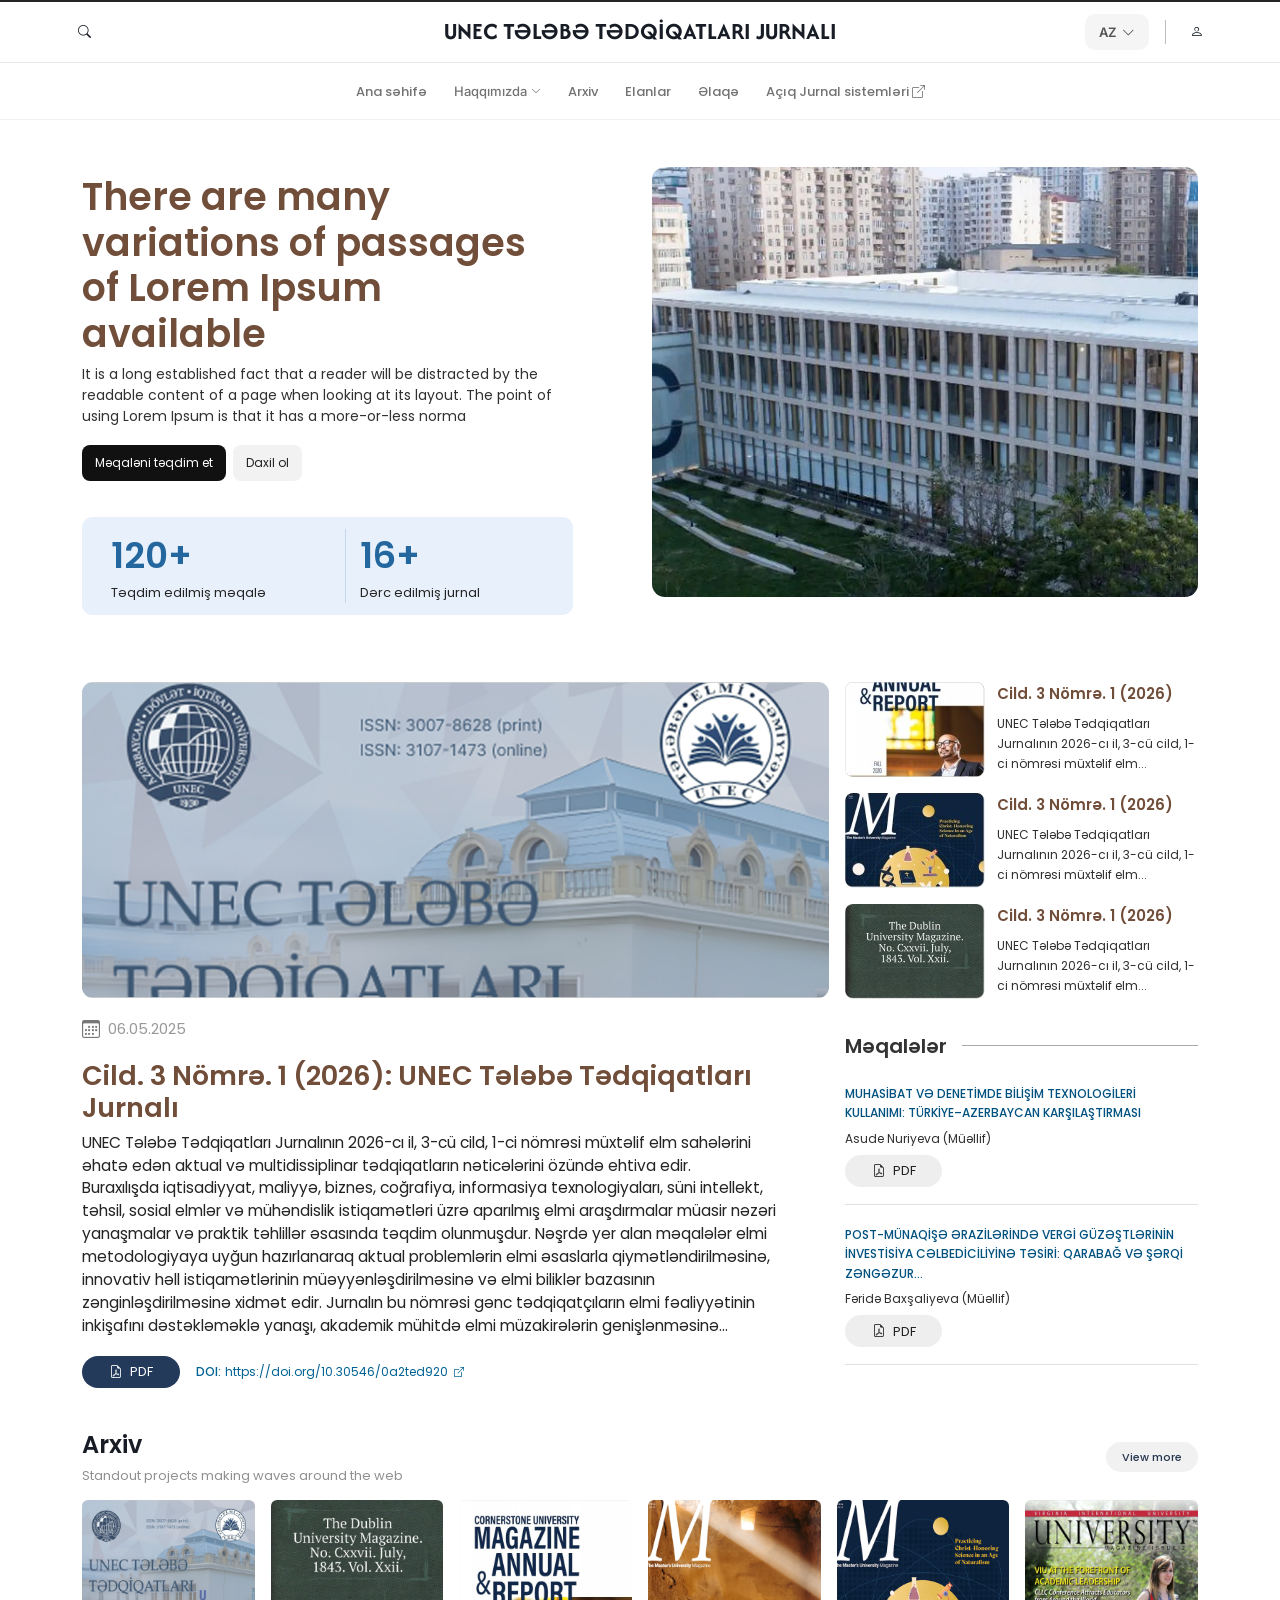
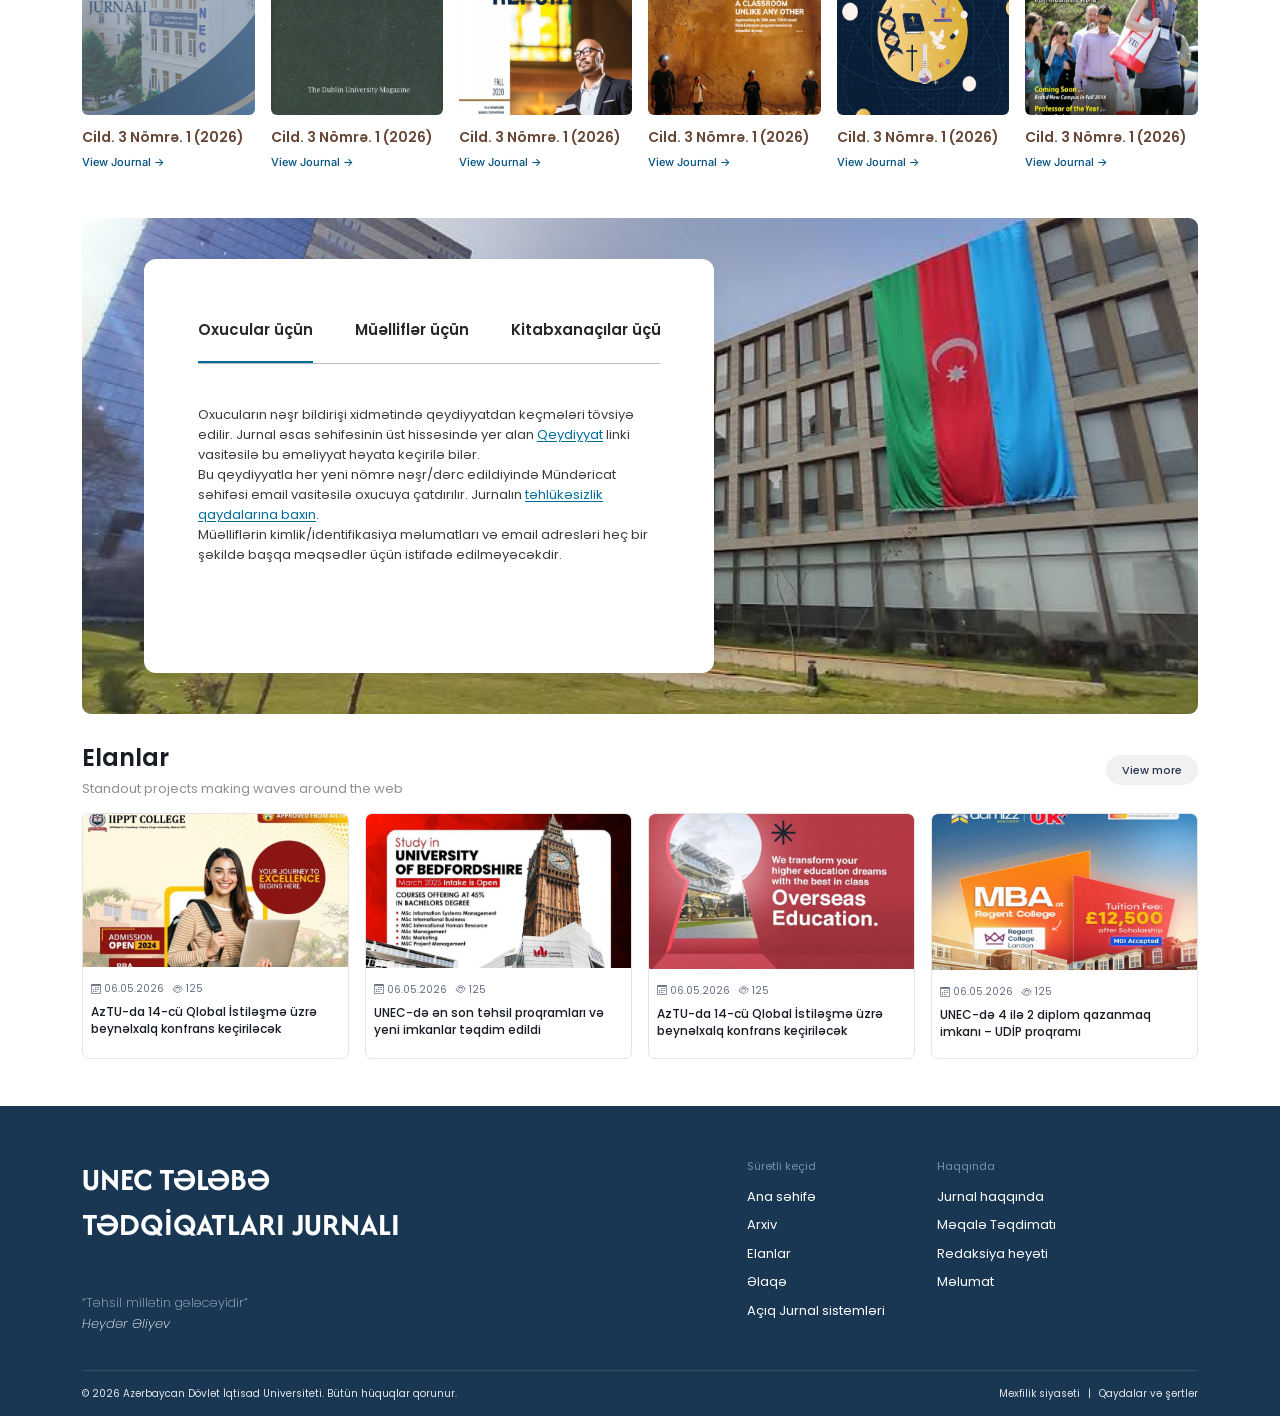
<file: index.html>
<!doctype html>
<html lang="az">

<head>
  <meta charset="utf-8">
  <meta name="viewport" content="width=device-width, initial-scale=1">
  <title>UNEC Tələbə Tədqiqatları Jurnalı</title>
  <link href="https://cdn.jsdelivr.net/npm/bootstrap@5.3.3/dist/css/bootstrap.min.css" rel="stylesheet">
  <link href="https://cdn.jsdelivr.net/npm/bootstrap-icons@1.11.3/font/bootstrap-icons.css" rel="stylesheet">
  <link rel="stylesheet" href="assets/css/style.css">

</head>

<body>
  <header class="site-header">
    <div class="topbar ">
      <div class="container">
        <div class="header-left">
          <button class="icon-btn mobile-menu-btn" id="mobileMenuBtn" aria-label="Menyu">
            <i class="bi bi-list"></i>
          </button>
          <a href="search.html" class="icon-btn search-btn" aria-label="Axtarış">
            <i class="bi bi-search"></i>
          </a>
        </div>

        <div class="header-center">
          <a href="index.html" class="title-link">
            <h1 class="title">UNEC TƏLƏBƏ TƏDQİQATLARI JURNALI</h1>
          </a>
        </div>

        <div class="header-right">
          <div class="dropdown" id="langDropdown">
            <button class="dropdown-btn" onclick="toggleDropdown()">
              <span>AZ</span>
              <i class="bi bi-chevron-down"></i>
            </button>

            <div class="dropdown-menu">
              <div class="dropdown-item active">
                <div class="dropdown-item-left">
                  <svg class="flag-icon" viewBox="0 0 36 36">
                    <circle fill="#00B5E2" cx="18" cy="18" r="18" />
                    <path fill="#E00034" d="M0 12h36v12H0z" />
                    <path fill="#009A44" d="M0 24h36v12H0z" />
                    <circle fill="#FFF" cx="17" cy="18" r="4" />
                    <circle fill="#E00034" cx="18" cy="18" r="3.2" />
                    <polygon fill="#FFF"
                      points="21,18 21.7,18.5 21.3,17.7 22,17.2 21.1,17.2 20.8,16.4 20.5,17.2 19.6,17.2 20.3,17.7 19.9,18.5" />
                  </svg>
                  <span>Azerbaijan</span>
                </div>

              </div>
              <div class="dropdown-item">
                <div class="dropdown-item-left">
                  <svg class="flag-icon" viewBox="0 0 36 36">
                    <clipPath id="uk-clip">
                      <circle cx="18" cy="18" r="18" />
                    </clipPath>
                    <g clip-path="url(#uk-clip)">
                      <path fill="#00247D" d="M0 0h36v36H0z" />
                      <path stroke="#FFF" stroke-width="6" d="M0 0l36 36M36 0L0 36M18 0v36M0 18h36" />
                      <path stroke="#CF142B" stroke-width="4" d="M18 0v36M0 18h36" />
                      <path stroke="#CF142B" stroke-width="2" d="M0 0l36 36M36 0L0 36" />
                    </g>
                  </svg>
                  <span>English</span>
                </div>
              </div>
              <div class="dropdown-item">
                <div class="dropdown-item-left">
                  <svg class="flag-icon" viewBox="0 0 36 36">
                    <circle fill="#FFF" cx="18" cy="18" r="18" />
                    <path fill="#D52B1E" d="M0 24h36v12H0z" />
                    <path fill="#0039A6" d="M0 12h36v12H0z" />
                  </svg>
                  <span>Russian</span>
                </div>
              </div>
            </div>
          </div>
          <div class="divider"></div>
          <a href="login.html" class="icon-btn" aria-label="Profil">
            <i class="bi bi-person"></i>
          </a>
        </div>
      </div>
    </div>

    <nav class="nav-row d-flex text-center align-items-center">
      <button class="mobile-close-btn" id="mobileCloseBtn" aria-label="Bağla">
        <i class="bi bi-x"></i>
      </button>
      <div class="container">
        <a class="nav-link-custom" href="index.html">Ana səhifə</a>

        <div class="dropdown" id="aboutDropdown">
          <button class="nav-link-custom dropdown-btn about-btn" onclick="toggleAboutDropdown()" type="button">
            <span>Haqqımızda</span>
            <i class="bi bi-chevron-down"></i>
          </button>

          <div class="dropdown-menu about-menu">
            <div class="about-dropdown-item">
              <a href="/journalSubmission.html">
                Jurnal haqqında
              </a>
            </div>
            <div class="about-dropdown-item">
              <a href="/articleSubmission.html">
                Məqalə Təqdimatı
              </a>
            </div>
            <div class="about-dropdown-item">
              <a href="/editorialBoard.html">
                Redaksiya heyəti
              </a>
            </div>
            <div class="about-dropdown-item">
              <a href="/information.html">
                Məlumat
              </a>
            </div>
          </div>
        </div>

        <a class="nav-link-custom" href="/archive.html">Arxiv</a>
        <a class="nav-link-custom" href="/announcement.html">Elanlar</a>
        <a class="nav-link-custom" href="/contact.html">Əlaqə</a>
        <a class="nav-link-custom" href="#">Açıq Jurnal sistemləri <i class="bi bi-box-arrow-up-right"></i></a>
      </div>
    </nav>
  </header>

  <main id="home">
    <section class="hero">
      <div class="container">
        <div class="row align-items-start g-4">
          <div class="col-md-6">
            <div class="hero-copy">
              <h1 class="hero-title">There are many variations of passages of Lorem Ipsum available</h1>
              <p class="hero-text">It is a long established fact that a reader will be distracted by the readable
                content of a page when looking at its layout. The point of using Lorem Ipsum is that it has a
                more-or-less norma</p>
              <div class="hero-actions">
                <a href="/login.html" class="btn-dark-custom">Məqaləni təqdim et</a>
                <a href="/login.html" class="btn-light-custom">Daxil ol</a>
              </div>
              <div class="stats d-flex">
                <div class="stat-item flex-fill">
                  <div class="stat-number">120+</div>
                  <div class="stat-label">Təqdim edilmiş məqalə</div>
                </div>
                <div class="stat-item flex-fill">
                  <div class="stat-number">16+</div>
                  <div class="stat-label">Dərc edilmiş jurnal</div>
                </div>
              </div>
            </div>
          </div>
          <div class="col-md-6"><img class="hero-image" src="assets/images/hero/unec-building.png" alt="UNEC binası">
          </div>
        </div>
      </div>
    </section>

    <section class="featured" id="featured">
      <div class="container unec-journal-page">
        <section class="unec-journal-top">

          <div class="unec-journal-hero">
            <img src="assets/images/journals/image.png" alt="UNEC Tələbə Tədqiqatları">
          </div>

          <div class="unec-journal-issues">
            <a class="unec-journal-issue-link" href="archive-detail.html">
              <article class="unec-journal-issue">
                <img class="unec-journal-issue__image" src="assets/images/journals/thumb1.jpg" alt="Jurnal buraxılışı">

                <div>
                  <h2 class="unec-journal-issue__title">
                    Cild. 3 Nömrə. 1 (2026)
                  </h2>

                  <p class="unec-journal-issue__text">
                    UNEC Tələbə Tədqiqatları Jurnalının 2026-cı il,
                    3-cü cild, 1-ci nömrəsi müxtəlif elm...
                  </p>
                </div>
              </article>
            </a>
            <a class="unec-journal-issue-link" href="archive-detail.html">
              <article class="unec-journal-issue">
                <img class="unec-journal-issue__image" src="assets/images/journals/thumb2.jpg" alt="Jurnal buraxılışı">

                <div>
                  <h2 class="unec-journal-issue__title">
                    Cild. 3 Nömrə. 1 (2026)
                  </h2>

                  <p class="unec-journal-issue__text">
                    UNEC Tələbə Tədqiqatları Jurnalının 2026-cı il,
                    3-cü cild, 1-ci nömrəsi müxtəlif elm...
                  </p>
                </div>
              </article>
            </a>
            <a class="unec-journal-issue-link" href="archive-detail.html">
              <article class="unec-journal-issue">
                <img class="unec-journal-issue__image" src="assets/images/journals/thumb3.jpg" alt="Jurnal buraxılışı">

                <div>
                  <h2 class="unec-journal-issue__title">
                    Cild. 3 Nömrə. 1 (2026)
                  </h2>

                  <p class="unec-journal-issue__text">
                    UNEC Tələbə Tədqiqatları Jurnalının 2026-cı il,
                    3-cü cild, 1-ci nömrəsi müxtəlif elm...
                  </p>
                </div>
              </article>
            </a>
          </div>
        </section>

        <section class="unec-journal-content">
          <div class="unec-journal-main">
            <div class="unec-journal-date">
              <i class="bi bi-calendar3"></i>
              <span>
                06.05.2025
              </span>
            </div>

            <h1>
              Cild. 3 Nömrə. 1 (2026):
              UNEC Tələbə Tədqiqatları Jurnalı
            </h1>

            <p class="unec-journal-description">
              UNEC Tələbə Tədqiqatları Jurnalının 2026-cı il,
              3-cü cild, 1-ci nömrəsi müxtəlif elm sahələrini
              əhatə edən aktual və multidissiplinar tədqiqatların
              nəticələrini özündə ehtiva edir.
              <br>
              Buraxılışda iqtisadiyyat, maliyyə, biznes, coğrafiya,
              informasiya texnologiyaları, süni intellekt, təhsil,
              sosial elmlər və mühəndislik istiqamətləri üzrə
              aparılmış elmi araşdırmalar müasir nəzəri yanaşmalar
              və praktik təhlillər əsasında təqdim olunmuşdur.

              Nəşrdə yer alan məqalələr elmi metodologiyaya uyğun
              hazırlanaraq aktual problemlərin elmi əsaslarla
              qiymətləndirilməsinə, innovativ həll istiqamətlərinin
              müəyyənləşdirilməsinə və elmi biliklər bazasının
              zənginləşdirilməsinə xidmət edir.

              Jurnalın bu nömrəsi gənc tədqiqatçıların elmi
              fəaliyyətinin inkişafını dəstəkləməklə yanaşı,
              akademik mühitdə elmi müzakirələrin genişlənməsinə...
            </p>

            <div class="unec-journal-actions">
              <a href="https://doi.org/10.30546/0a2ted920" class="unec-journal-pdf" target="_blank">
                <i class="bi bi-file-earmark-pdf"></i>
                PDF
              </a>

              <div class="doi-link">
                <span>DOI:</span>
                <a href="https://doi.org/10.30546/0a2ted920" target="_blank">
                  https://doi.org/10.30546/0a2ted920
                </a>
                <i class="bi bi-box-arrow-up-right"></i>
              </div>

            </div>

          </div>

          <aside class="unec-journal-sidebar">
            <div class="unec-journal-section-title">
              Məqalələr
            </div>

            <article class="unec-journal-article">
              <a href="/articles.html" class="unec-journal-article__title">
                MUHASİBAT VƏ DENETİMDE BİLİŞİM TEXNOLOGİLERİ
                KULLANIMI: TÜRKİYE–AZERBAYCAN KARŞILAŞTIRMASI
              </a>

              <div class="unec-journal-article__author">
                Asude Nuriyeva (Müəllif)
              </div>

              <a href="/articles.html" class="unec-journal-pdf">
                <i class="bi bi-file-earmark-pdf"></i>
                PDF
              </a>
            </article>

            <article class="unec-journal-article">
              <a href="/articles.html" class="unec-journal-article__title">
                POST-MÜNAQİŞƏ ƏRAZİLƏRİNDƏ VERGİ
                GÜZƏŞTLƏRİNİN İNVESTİSİYA CƏLBEDİCİLİYİNƏ
                TƏSİRİ: QARABAĞ VƏ ŞƏRQİ ZƏNGƏZUR...
              </a>

              <div class="unec-journal-article__author">
                Fəridə Baxşaliyeva (Müəllif)
              </div>

              <a href="/articles.html" class="unec-journal-pdf">
                <i class="bi bi-file-earmark-pdf"></i>
                PDF
              </a>
            </article>
          </aside>
        </section>
      </div>
    </section>

    <section class="archive" id="archive">
      <div class="container">
        <div class="section-header">
          <div>
            <h2 class="section-title">Arxiv</h2>
            <div class="section-subtitle">Standout projects making waves around the web</div>
          </div><a class="view-more" href="archive.html">View more</a>
        </div>
        <div class="row row-cols-2 row-cols-md-3 row-cols-lg-6 g-3">
          <div class="col">
            <article><img class="archive-card-img" src="assets/images/archive/archive-1.png" alt="">
              <div class="archive-card-title">Cild. 3 Nömrə. 1 (2026)</div><a class="archive-card-link"
                href="/archive-detail.html">View
                Journal →</a>
            </article>
          </div>
          <div class="col">
            <article><img class="archive-card-img" src="assets/images/archive/archive-2.png" alt="">
              <div class="archive-card-title">Cild. 3 Nömrə. 1 (2026)</div><a class="archive-card-link"
                href="/archive-detail.html">View
                Journal →</a>
            </article>
          </div>
          <div class="col">
            <article><img class="archive-card-img" src="assets/images/archive/archive-3.png" alt="">
              <div class="archive-card-title">Cild. 3 Nömrə. 1 (2026)</div><a class="archive-card-link"
                href="/archive-detail.html">View
                Journal →</a>
            </article>
          </div>
          <div class="col">
            <article><img class="archive-card-img" src="assets/images/archive/archive-4.png" alt="">
              <div class="archive-card-title">Cild. 3 Nömrə. 1 (2026)</div><a class="archive-card-link"
                href="/archive-detail.html">View
                Journal →</a>
            </article>
          </div>
          <div class="col">
            <article><img class="archive-card-img" src="assets/images/archive/archive-5.png" alt="">
              <div class="archive-card-title">Cild. 3 Nömrə. 1 (2026)</div><a class="archive-card-link"
                href="/archive-detail.html">View
                Journal →</a>
            </article>
          </div>
          <div class="col">
            <article><img class="archive-card-img" src="assets/images/archive/archive-6.png" alt="">
              <div class="archive-card-title">Cild. 3 Nömrə. 1 (2026)</div><a class="archive-card-link"
                href="/archive-detail.html">View
                Journal →</a>
            </article>
          </div>
          <div class="col archive-extra d-none">
            <article><img class="archive-card-img" src="assets/images/archive/archive-4.png" alt="">
              <div class="archive-card-title">Cild. 2 Nömrə. 2 (2025)</div><a class="archive-card-link"
                href="/archive-detail.html">View
                Journal →</a>
            </article>
          </div>
          <div class="col archive-extra d-none">
            <article><img class="archive-card-img" src="assets/images/archive/archive-5.png" alt="">
              <div class="archive-card-title">Cild. 2 Nömrə. 1 (2025)</div><a class="archive-card-link"
                href="/archive-detail.html">View
                Journal →</a>
            </article>
          </div>
        </div>
      </div>
    </section>

    <section class="info-banner" id="about">
      <div class="container">
        <div class="info-banner-inner">
          <div class="journal-info">
            <div class="container">
              <section class="journal-notification">
                <div class="journal-tabs">
                  <button type="button" class="journal-tab active" data-journal-tab="readers">
                    Oxucular üçün
                  </button>

                  <button type="button" class="journal-tab" data-journal-tab="authors">
                    Müəlliflər üçün
                  </button>

                  <button type="button" class="journal-tab" data-journal-tab="librarians">
                    Kitabxanaçılar üçün
                  </button>
                </div>

                <div class="journal-content">
                  <div class="journal-panel" data-journal-panel="readers">
                    <p>
                      Oxucuların nəşr bildirişi xidmətində
                      qeydiyyatdan keçmələri tövsiyə edilir.
                      Jurnal əsas səhifəsinin üst hissəsində yer
                      alan
                      <a href="#">Qeydiyyat</a>
                      linki vasitəsilə bu əməliyyat həyata
                      keçirilə bilər.
                    </p>

                    <p>
                      Bu qeydiyyatla hər yeni nömrə nəşr/dərc
                      edildiyində Mündəricat səhifəsi email
                      vasitəsilə oxucuya çatdırılır.
                      Jurnalın
                      <a href="#">təhlükəsizlik qaydalarına baxın</a>.
                    </p>

                    <p>
                      Müəlliflərin kimlik/identifikasiya
                      məlumatları və email adresləri heç bir
                      şəkildə başqa məqsədlər üçün istifadə
                      edilməyəcəkdir.
                    </p>
                  </div>
                  <div class="journal-panel" data-journal-panel="authors" hidden>
                    <p>
                      Müəlliflər məqalələrini jurnalın elektron
                      sistemi vasitəsilə təqdim edə bilərlər.
                      Məqalə təqdim etməzdən əvvəl müəllif
                      qaydaları ilə tanış olmaq tövsiyə olunur.
                    </p>

                    <p>
                      Məqalə göndərilməsi zamanı müəllifdən
                      tələb olunan məlumatlar tam və düzgün
                      şəkildə daxil edilməlidir.
                    </p>

                    <p>
                      Göndərilən materiallar redaksiya heyəti
                      tərəfindən nəzərdən keçirilir və
                      qiymətləndirmə prosesi həyata keçirilir.
                    </p>
                  </div>
                  <div class="journal-panel" data-journal-panel="librarians" hidden>
                    <p>
                      Kitabxanaçılar jurnalın bütün nəşrlərinə
                      və arxiv materiallarına elektron formada
                      çıxış əldə edə bilərlər.
                    </p>

                    <p>
                      Jurnalın əvvəlki və cari nömrələri
                      arxiv bölməsində yerləşdirilir və
                      istifadəçilər üçün əlçatan olur.
                    </p>

                    <p>
                      Əlavə məlumat və texniki məsələlərlə
                      bağlı jurnalın əlaqə bölməsindən istifadə
                      edə bilərsiniz.
                    </p>
                  </div>
                </div>
              </section>
            </div>
          </div>
        </div>
      </div>
    </section>

    <section class="announcements" id="announcements">
      <div class="container">
        <div class="section-header">
          <div>
            <h2 class="section-title">Elanlar</h2>
            <div class="section-subtitle">Standout projects making waves around the web</div>
          </div>
          <a class="view-more" href="announcement.html">View more</a>
        </div>
        <div class="row row-cols-1 row-cols-sm-2 row-cols-lg-4 g-3">
          <div class="col">
            <a class="announcement-card-link" href="announcement-detail.html">
              <article class="announcement-card"><img class="announcement-img"
                  src="assets/images/announcements/announcement-1.png" alt="">
                <div class="announcement-body">
                  <div class="announcement-meta"><i class="bi bi-calendar3"></i> 06.05.2026 &nbsp; <i
                      class="bi bi-eye"></i> 125</div>
                  <h3 class="announcement-title">AzTU-da 14-cü Qlobal İstiləşmə üzrə beynəlxalq konfrans keçiriləcək
                  </h3>
                </div>
              </article>
            </a>
          </div>
          <div class="col">
            <a class="announcement-card-link" href="announcement-detail.html">
              <article class="announcement-card"><img class="announcement-img"
                  src="assets/images/announcements/announcement-2.png" alt="">
                <div class="announcement-body">
                  <div class="announcement-meta"><i class="bi bi-calendar3"></i> 06.05.2026 &nbsp; <i
                      class="bi bi-eye"></i> 125</div>
                  <h3 class="announcement-title">UNEC-də ən son təhsil proqramları və yeni imkanlar təqdim edildi</h3>
                </div>
              </article>
            </a>
          </div>
          <div class="col">
            <a class="announcement-card-link" href="announcement-detail.html">
              <article class="announcement-card"><img class="announcement-img"
                  src="assets/images/announcements/announcement-3.png" alt="">
                <div class="announcement-body">
                  <div class="announcement-meta"><i class="bi bi-calendar3"></i> 06.05.2026 &nbsp; <i
                      class="bi bi-eye"></i> 125</div>
                  <h3 class="announcement-title">AzTU-da 14-cü Qlobal İstiləşmə üzrə beynəlxalq konfrans keçiriləcək
                  </h3>
                </div>
              </article>
            </a>
          </div>
          <div class="col">
            <a class="announcement-card-link" href="announcement-detail.html">
              <article class="announcement-card"><img class="announcement-img"
                  src="assets/images/announcements/announcement-4.png" alt="">
                <div class="announcement-body">
                  <div class="announcement-meta"><i class="bi bi-calendar3"></i> 06.05.2026 &nbsp; <i
                      class="bi bi-eye"></i> 125</div>
                  <h3 class="announcement-title">UNEC-də 4 ilə 2 diplom qazanmaq imkanı – UDİP proqramı</h3>
                </div>
              </article>
            </a>
          </div>
        </div>
      </div>
    </section>
  </main>

  <footer class="footer">
    <div class="container">
      <div class="row">
        <div class="col-lg-7">
          <div class="footer-brand">UNEC TƏLƏBƏ<br>TƏDQİQATLARI JURNALI</div>
          <div class="footer-quote">“Təhsil millətin gələcəyidir”<br><i>Heydər Əliyev</i></div>
        </div>
        <div class="col-6 col-lg-2">
          <div class="footer-heading">Sürətli keçid</div><a class="footer-link" href="index.html">Ana səhifə</a><a
            class="footer-link" href="archive.html">Arxiv</a><a class="footer-link"
            href="announcement.html">Elanlar</a><a class="footer-link" href="contact.html">Əlaqə</a><a
            class="footer-link" href="systems.html">Açıq Jurnal
            sistemləri</a>
        </div>
        <div class="col-6 col-lg-3">
          <div class="footer-heading">Haqqında</div><a class="footer-link" href="journalSubmission.html">Jurnal
            haqqında</a><a class="footer-link" href="articleSubmission.html">Məqalə Təqdimatı</a><a class="footer-link"
            href="editorialBoard.html">Redaksiya heyəti</a><a class="footer-link" href="information.html">Məlumat</a>
        </div>
      </div>
      <div class="footer-bottom d-flex flex-column flex-md-row justify-content-between gap-2">
        <div>© <span data-current-year></span> Azərbaycan Dövlət İqtisad Universiteti. Bütün hüquqlar qorunur.</div>
        <div>Məxfilik siyasəti<span class="footer-separator">|</span>Qaydalar və
          şərtlər</div>
      </div>
    </div>
  </footer>

  <script src="https://cdn.jsdelivr.net/npm/bootstrap@5.3.3/dist/js/bootstrap.bundle.min.js"></script>
  <script src="assets/js/main.js"></script>

</body>

</html>
</file>
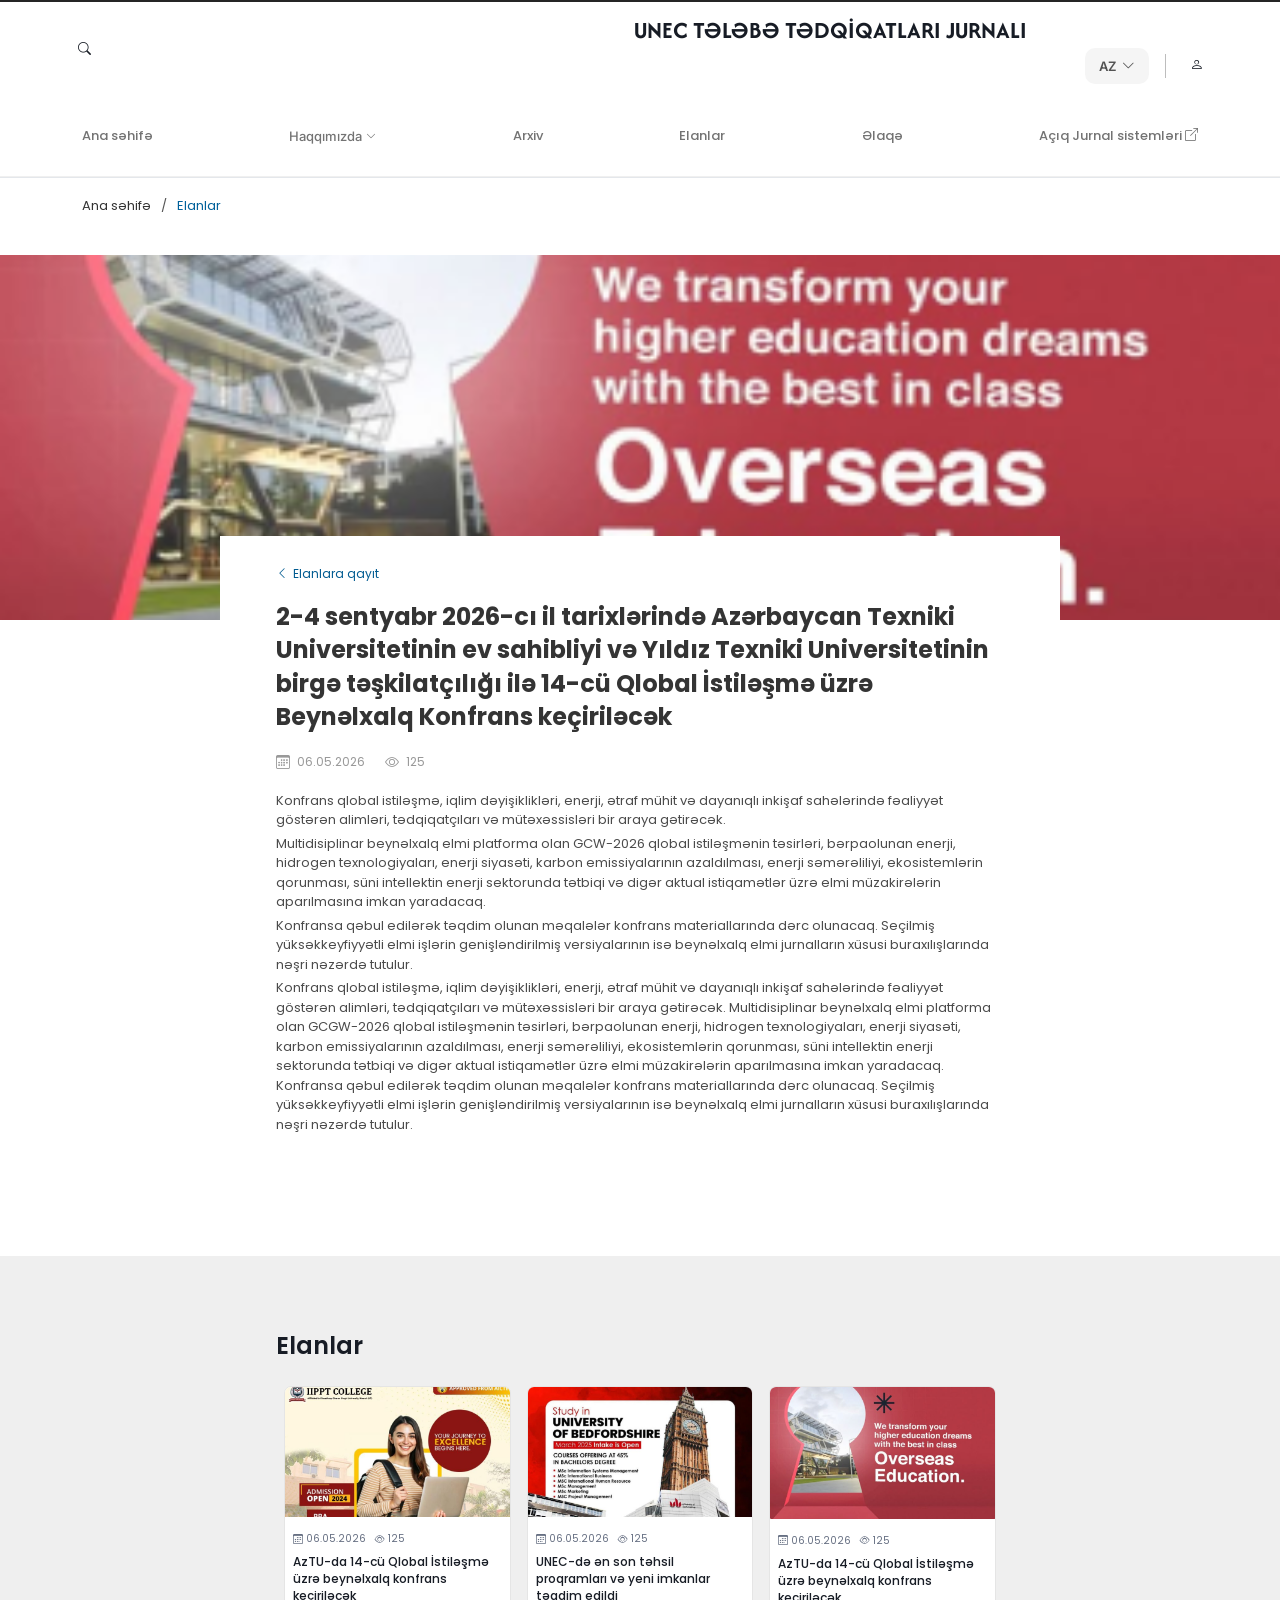
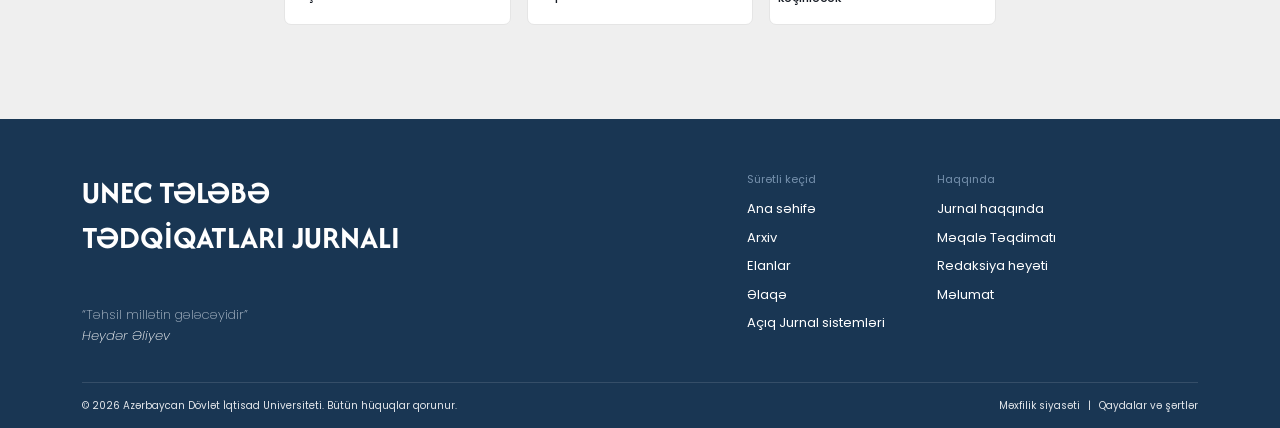
<file: announcement-detail.html>
<!doctype html>
<html lang="az">

<head>
    <meta charset="utf-8">
    <meta name="viewport" content="width=device-width, initial-scale=1">
    <title>UNEC Tələbə Tədqiqatları Jurnalı</title>
    <link href="https://cdn.jsdelivr.net/npm/bootstrap@5.3.3/dist/css/bootstrap.min.css" rel="stylesheet">
    <link href="https://cdn.jsdelivr.net/npm/bootstrap-icons@1.11.3/font/bootstrap-icons.css" rel="stylesheet">
    <link rel="stylesheet" href="assets/css/style.css">
</head>

<body>
    <header class="site-header">
        <div class="topbar ">
            <div class="container">
                <div class="header-left">
                    <button class="icon-btn mobile-menu-btn" id="mobileMenuBtn" aria-label="Menyu">
                        <i class="bi bi-list"></i>
                    </button>
                    <a href="search.html" class="icon-btn search-btn" aria-label="Axtarış">
                        <i class="bi bi-search"></i>
                    </a>
                </div>

                <div class="header-center">
                    <a href="index.html" class="title-link">
                        <h1 class="title">UNEC TƏLƏBƏ TƏDQİQATLARI JURNALI</h1>
                    </a>

                    <div class="header-right">
                        <div class="dropdown" id="langDropdown">
                            <button class="dropdown-btn" onclick="toggleDropdown()">
                                <span>AZ</span>
                                <i class="bi bi-chevron-down"></i>
                            </button>

                            <div class="dropdown-menu">
                                <div class="dropdown-item active">
                                    <div class="dropdown-item-left">
                                        <svg class="flag-icon" viewBox="0 0 36 36">
                                            <circle fill="#00B5E2" cx="18" cy="18" r="18" />
                                            <path fill="#E00034" d="M0 12h36v12H0z" />
                                            <path fill="#009A44" d="M0 24h36v12H0z" />
                                            <circle fill="#FFF" cx="17" cy="18" r="4" />
                                            <circle fill="#E00034" cx="18" cy="18" r="3.2" />
                                            <polygon fill="#FFF"
                                                points="21,18 21.7,18.5 21.3,17.7 22,17.2 21.1,17.2 20.8,16.4 20.5,17.2 19.6,17.2 20.3,17.7 19.9,18.5" />
                                        </svg>
                                        <span>Azerbaijan</span>
                                    </div>

                                </div>
                                <div class="dropdown-item">
                                    <div class="dropdown-item-left">
                                        <svg class="flag-icon" viewBox="0 0 36 36">
                                            <clipPath id="uk-clip">
                                                <circle cx="18" cy="18" r="18" />
                                            </clipPath>
                                            <g clip-path="url(#uk-clip)">
                                                <path fill="#00247D" d="M0 0h36v36H0z" />
                                                <path stroke="#FFF" stroke-width="6"
                                                    d="M0 0l36 36M36 0L0 36M18 0v36M0 18h36" />
                                                <path stroke="#CF142B" stroke-width="4" d="M18 0v36M0 18h36" />
                                                <path stroke="#CF142B" stroke-width="2" d="M0 0l36 36M36 0L0 36" />
                                            </g>
                                        </svg>
                                        <span>English</span>
                                    </div>
                                </div>
                                <div class="dropdown-item">
                                    <div class="dropdown-item-left">
                                        <svg class="flag-icon" viewBox="0 0 36 36">
                                            <circle fill="#FFF" cx="18" cy="18" r="18" />
                                            <path fill="#D52B1E" d="M0 24h36v12H0z" />
                                            <path fill="#0039A6" d="M0 12h36v12H0z" />
                                        </svg>
                                        <span>Russian</span>
                                    </div>
                                </div>
                            </div>
                        </div>
                        <div class="divider"></div>
                        <a href="login.html" class="icon-btn" aria-label="Profil">
                            <i class="bi bi-person"></i>
                        </a>
                    </div>
                </div>
            </div>

            <nav class="nav-row d-flex text-center align-items-center">
                <button class="mobile-close-btn" id="mobileCloseBtn" aria-label="Bağla">
                    <i class="bi bi-x"></i>
                </button>
                <div class="container">
                    <a class="nav-link-custom" href="index.html">Ana səhifə</a>

                    <div class="dropdown" id="aboutDropdown">
                        <button class="nav-link-custom dropdown-btn about-btn" onclick="toggleAboutDropdown()"
                            type="button">
                            <span>Haqqımızda</span>
                            <i class="bi bi-chevron-down"></i>
                        </button>

                        <div class="dropdown-menu about-menu">
                            <div class="about-dropdown-item">
                                <a href="/journalSubmission.html">
                                    Jurnal haqqında
                                </a>
                            </div>
                            <div class="about-dropdown-item">
                                <a href="/articleSubmission.html">
                                    Məqalə Təqdimatı
                                </a>
                            </div>
                            <div class="about-dropdown-item">
                                <a href="/editorialBoard.html">
                                    Redaksiya heyəti
                                </a>
                            </div>
                            <div class="about-dropdown-item">
                                <a href="/information.html">
                                    Məlumat
                                </a>
                            </div>
                        </div>
                    </div>

                    <a class="nav-link-custom" href="/archive.html">Arxiv</a>
                    <a class="nav-link-custom" href="/announcement.html">Elanlar</a>
                    <a class="nav-link-custom" href="/contact.html">Əlaqə</a>
                    <a class="nav-link-custom" href="#">Açıq Jurnal sistemləri <i
                            class="bi bi-box-arrow-up-right"></i></a>
                </div>
            </nav>
    </header>

    <!-- ================= BREADCRUMB ================= -->
    <section class="archive-breadcrumb">
        <div class="container archive-container">
            <nav class="archive-breadcrumb-nav">
                <a href="index.html">Ana səhifə</a>
                <span>/</span>
                <a href="announcement.html" class="current">Elanlar</a>
            </nav>
        </div>
    </section>

    <main class="ann-detail-section">
        <div class="ann-detail-hero">
            <img src="assets/images/announcements/announcement-3.png" alt="Beynəlxalq konfrans">
        </div>

        <article class="ann-detail-card">
            <a href="announcement.html" class="ann-back-link">
                <i class="bi bi-chevron-left"></i>
                Elanlara qayıt
            </a>

            <h1>2-4 sentyabr 2026-cı il tarixlərində Azərbaycan Texniki Universitetinin ev sahibliyi və Yıldız Texniki
                Universitetinin birgə təşkilatçılığı ilə 14-cü Qlobal İstiləşmə üzrə Beynəlxalq Konfrans keçiriləcək
            </h1>

            <div class="ann-detail-meta">
                <span><i class="bi bi-calendar3"></i> 06.05.2026</span>
                <span><i class="bi bi-eye"></i> 125</span>
            </div>

            <div class="ann-detail-copy">
                <p>Konfrans qlobal istiləşmə, iqlim dəyişiklikləri, enerji, ətraf mühit və dayanıqlı inkişaf sahələrində
                    fəaliyyət göstərən alimləri, tədqiqatçıları və mütəxəssisləri bir araya gətirəcək.</p>
                <p>Multidisiplinar beynəlxalq elmi platforma olan GCW-2026 qlobal istiləşmənin təsirləri, bərpaolunan
                    enerji, hidrogen texnologiyaları, enerji siyasəti, karbon emissiyalarının azaldılması, enerji
                    səmərəliliyi, ekosistemlərin qorunması, süni intellektin enerji sektorunda tətbiqi və digər aktual
                    istiqamətlər üzrə elmi müzakirələrin aparılmasına imkan yaradacaq.</p>
                <p>Konfransa qəbul edilərək təqdim olunan məqalələr konfrans materiallarında dərc olunacaq. Seçilmiş
                    yüksəkkeyfiyyətli elmi işlərin genişləndirilmiş versiyalarının isə beynəlxalq elmi jurnalların
                    xüsusi buraxılışlarında nəşri nəzərdə tutulur.</p>
                <p>Konfrans qlobal istiləşmə, iqlim dəyişiklikləri, enerji, ətraf mühit və dayanıqlı inkişaf sahələrində
                    fəaliyyət göstərən alimləri, tədqiqatçıları və mütəxəssisləri bir araya gətirəcək.
                    Multidisiplinar beynəlxalq elmi platforma olan GCGW-2026 qlobal istiləşmənin təsirləri, bərpaolunan
                    enerji, hidrogen texnologiyaları, enerji siyasəti, karbon emissiyalarının azaldılması, enerji
                    səmərəliliyi, ekosistemlərin qorunması, süni intellektin enerji sektorunda tətbiqi və digər aktual
                    istiqamətlər üzrə elmi müzakirələrin aparılmasına imkan yaradacaq.
                    Konfransa qəbul edilərək təqdim olunan məqalələr konfrans materiallarında dərc olunacaq. Seçilmiş
                    yüksəkkeyfiyyətli elmi işlərin genişləndirilmiş versiyalarının isə beynəlxalq elmi jurnalların
                    xüsusi buraxılışlarında nəşri nəzərdə tutulur.</p>
            </div>
        </article>
    </main>
    <section class="detail-ann py-5">
        <div class="detail-ann-container">
            <div class="section-header">
                <div>
                    <h2 class="section-title">Elanlar</h2>

                </div>
            </div>
            <div class="row row-cols-1 row-cols-sm-2 row-cols-lg-3 g-3 mx-auto">
                <div class="col">
                    <a class="announcement-card-link" href="announcement-detail.html">
                        <article class="announcement-card"><img class="announcement-img"
                                src="assets/images/announcements/announcement-1.png" alt="">
                            <div class="announcement-body">
                                <div class="announcement-meta"><i class="bi bi-calendar3"></i> 06.05.2026 &nbsp; <i
                                        class="bi bi-eye"></i> 125</div>
                                <h3 class="announcement-title">AzTU-da 14-cü Qlobal İstiləşmə üzrə beynəlxalq konfrans
                                    keçiriləcək</h3>
                            </div>
                        </article>
                    </a>
                </div>
                <div class="col">
                    <a class="announcement-card-link" href="announcement-detail.html">
                        <article class="announcement-card"><img class="announcement-img"
                                src="assets/images/announcements/announcement-2.png" alt="">
                            <div class="announcement-body">
                                <div class="announcement-meta"><i class="bi bi-calendar3"></i> 06.05.2026 &nbsp; <i
                                        class="bi bi-eye"></i> 125</div>
                                <h3 class="announcement-title">UNEC-də ən son təhsil proqramları və yeni imkanlar təqdim
                                    edildi</h3>
                            </div>
                        </article>
                    </a>
                </div>
                <div class="col">
                    <a class="announcement-card-link" href="announcement-detail.html">
                        <article class="announcement-card"><img class="announcement-img"
                                src="assets/images/announcements/announcement-3.png" alt="">
                            <div class="announcement-body">
                                <div class="announcement-meta"><i class="bi bi-calendar3"></i> 06.05.2026 &nbsp; <i
                                        class="bi bi-eye"></i> 125</div>
                                <h3 class="announcement-title">AzTU-da 14-cü Qlobal İstiləşmə üzrə beynəlxalq konfrans
                                    keçiriləcək</h3>
                            </div>
                        </article>
                    </a>
                </div>
            </div>
        </div>
    </section>
    <footer class="footer">
        <div class="container">
            <div class="row">
                <div class="col-lg-7">
                    <div class="footer-brand">UNEC TƏLƏBƏ<br>TƏDQİQATLARI JURNALI</div>
                    <div class="footer-quote">“Təhsil millətin gələcəyidir”<br><i>Heydər Əliyev</i></div>
                </div>
                <div class="col-6 col-lg-2">
                    <div class="footer-heading">Sürətli keçid</div><a class="footer-link" href="index.html">Ana
                        səhifə</a><a class="footer-link" href="archive.html">Arxiv</a><a class="footer-link"
                        href="announcement.html">Elanlar</a><a class="footer-link" href="contact.html">Əlaqə</a><a
                        class="footer-link" href="systems.html">Açıq Jurnal
                        sistemləri</a>
                </div>
                <div class="col-6 col-lg-3">
                    <div class="footer-heading">Haqqında</div><a class="footer-link"
                        href="journalSubmission.html">Jurnal
                        haqqında</a><a class="footer-link" href="articleSubmission.html">Məqalə Təqdimatı</a><a
                        class="footer-link" href="editorialBoard.html">Redaksiya heyəti</a><a class="footer-link"
                        href="information.html">Məlumat</a>
                </div>
            </div>
            <div class="footer-bottom d-flex flex-column flex-md-row justify-content-between gap-2">
                <div>© <span data-current-year></span> Azərbaycan Dövlət İqtisad Universiteti. Bütün hüquqlar qorunur.
                </div>
                <div>Məxfilik siyasəti<span class="footer-separator">|</span>Qaydalar və
                    şərtlər</div>
            </div>
        </div>
    </footer>

    <script src="https://cdn.jsdelivr.net/npm/bootstrap@5.3.3/dist/js/bootstrap.bundle.min.js"></script>
    <script src="assets/js/main.js"></script>
</body>

</html>
</file>
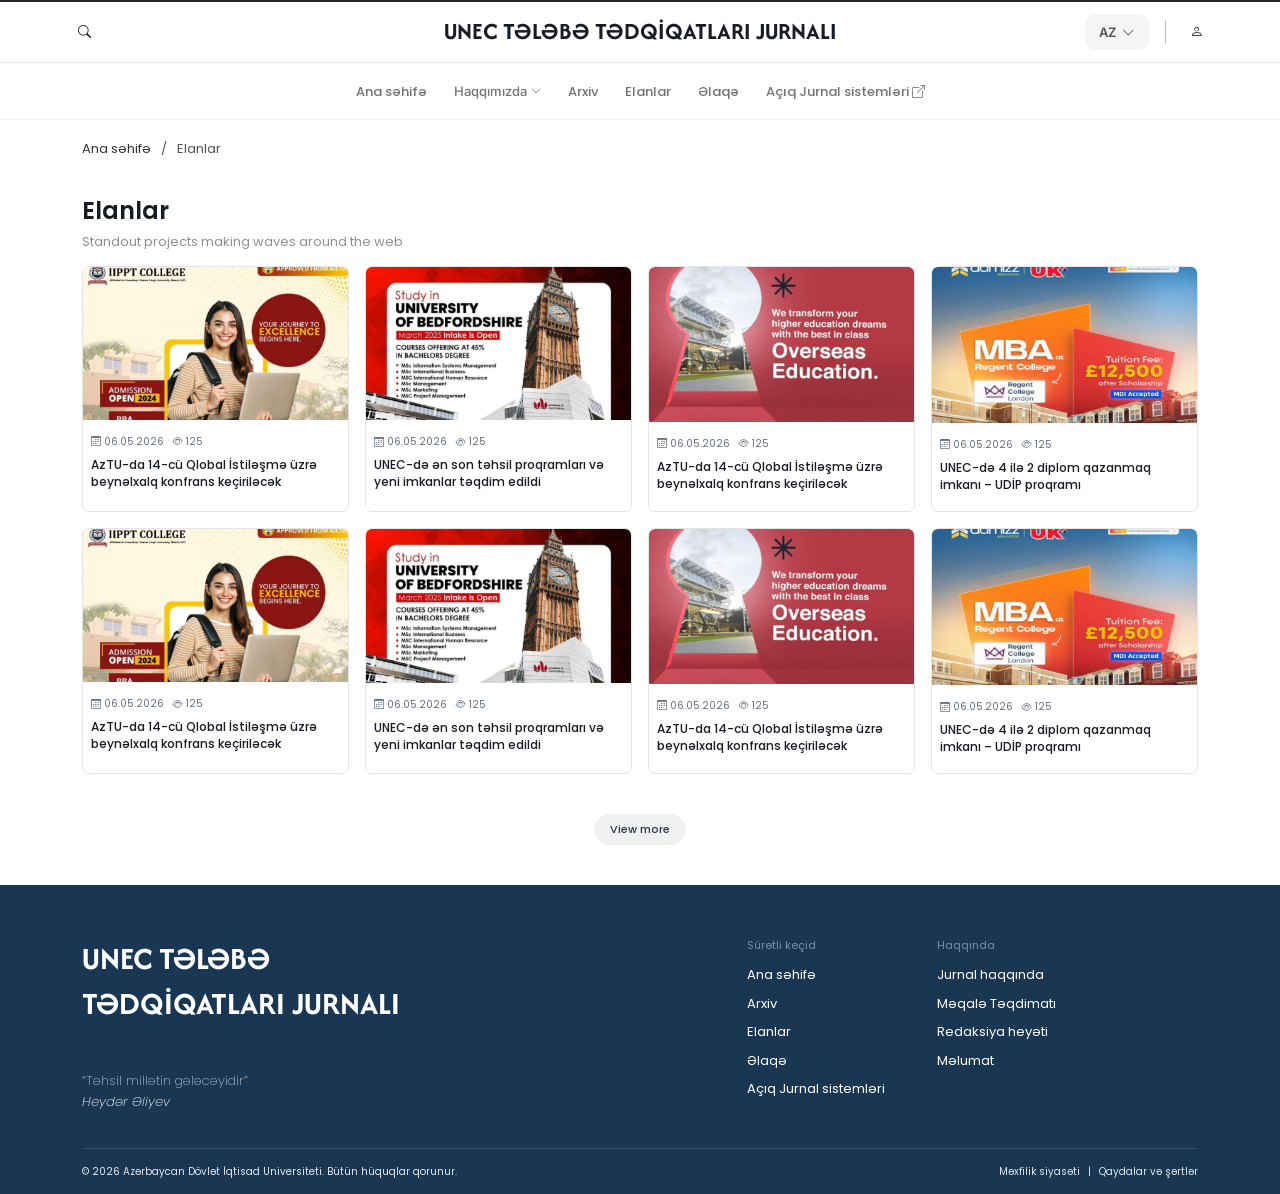
<file: announcement.html>
<!doctype html>
<html lang="az">

<head>
  <meta charset="utf-8">
  <meta name="viewport" content="width=device-width, initial-scale=1">
  <title>UNEC Tələbə Tədqiqatları Jurnalı</title>
  <link href="https://cdn.jsdelivr.net/npm/bootstrap@5.3.3/dist/css/bootstrap.min.css" rel="stylesheet">
  <link href="https://cdn.jsdelivr.net/npm/bootstrap-icons@1.11.3/font/bootstrap-icons.css" rel="stylesheet">
  <link rel="stylesheet" href="assets/css/style.css">
</head>

<body>
  <header class="site-header">
    <div class="topbar ">
      <div class="container">
        <div class="header-left">
          <button class="icon-btn mobile-menu-btn" id="mobileMenuBtn" aria-label="Menyu">
            <i class="bi bi-list"></i>
          </button>
          <a href="search.html" class="icon-btn search-btn" aria-label="Axtarış">
            <i class="bi bi-search"></i>
          </a>
        </div>

        <div class="header-center">
          <a href="index.html" class="title-link">
            <h1 class="title">UNEC TƏLƏBƏ TƏDQİQATLARI JURNALI</h1>
          </a>
        </div>

        <div class="header-right">
          <div class="dropdown" id="langDropdown">
            <button class="dropdown-btn" onclick="toggleDropdown()">
              <span>AZ</span>
              <i class="bi bi-chevron-down"></i>
            </button>

            <div class="dropdown-menu">
              <div class="dropdown-item active">
                <div class="dropdown-item-left">
                  <svg class="flag-icon" viewBox="0 0 36 36">
                    <circle fill="#00B5E2" cx="18" cy="18" r="18" />
                    <path fill="#E00034" d="M0 12h36v12H0z" />
                    <path fill="#009A44" d="M0 24h36v12H0z" />
                    <circle fill="#FFF" cx="17" cy="18" r="4" />
                    <circle fill="#E00034" cx="18" cy="18" r="3.2" />
                    <polygon fill="#FFF"
                      points="21,18 21.7,18.5 21.3,17.7 22,17.2 21.1,17.2 20.8,16.4 20.5,17.2 19.6,17.2 20.3,17.7 19.9,18.5" />
                  </svg>
                  <span>Azerbaijan</span>
                </div>

              </div>
              <div class="dropdown-item">
                <div class="dropdown-item-left">
                  <svg class="flag-icon" viewBox="0 0 36 36">
                    <clipPath id="uk-clip">
                      <circle cx="18" cy="18" r="18" />
                    </clipPath>
                    <g clip-path="url(#uk-clip)">
                      <path fill="#00247D" d="M0 0h36v36H0z" />
                      <path stroke="#FFF" stroke-width="6" d="M0 0l36 36M36 0L0 36M18 0v36M0 18h36" />
                      <path stroke="#CF142B" stroke-width="4" d="M18 0v36M0 18h36" />
                      <path stroke="#CF142B" stroke-width="2" d="M0 0l36 36M36 0L0 36" />
                    </g>
                  </svg>
                  <span>English</span>
                </div>
              </div>
              <div class="dropdown-item">
                <div class="dropdown-item-left">
                  <svg class="flag-icon" viewBox="0 0 36 36">
                    <circle fill="#FFF" cx="18" cy="18" r="18" />
                    <path fill="#D52B1E" d="M0 24h36v12H0z" />
                    <path fill="#0039A6" d="M0 12h36v12H0z" />
                  </svg>
                  <span>Russian</span>
                </div>
              </div>
            </div>
          </div>
          <div class="divider"></div>
          <a href="login.html" class="icon-btn" aria-label="Profil">
            <i class="bi bi-person"></i>
          </a>
        </div>
      </div>
    </div>

    <nav class="nav-row d-flex text-center align-items-center">
      <button class="mobile-close-btn" id="mobileCloseBtn" aria-label="Bağla">
        <i class="bi bi-x"></i>
      </button>
      <div class="container">
        <a class="nav-link-custom" href="index.html">Ana səhifə</a>

        <div class="dropdown" id="aboutDropdown">
          <button class="nav-link-custom dropdown-btn about-btn" onclick="toggleAboutDropdown()" type="button">
            <span>Haqqımızda</span>
            <i class="bi bi-chevron-down"></i>
          </button>

          <div class="dropdown-menu about-menu">
            <div class="about-dropdown-item">
              <a href="/journalSubmission.html">
                Jurnal haqqında
              </a>
            </div>
            <div class="about-dropdown-item">
              <a href="/articleSubmission.html">
                Məqalə Təqdimatı
              </a>
            </div>
            <div class="about-dropdown-item">
              <a href="/editorialBoard.html">
                Redaksiya heyəti
              </a>
            </div>
            <div class="about-dropdown-item">
              <a href="/information.html">
                Məlumat
              </a>
            </div>
          </div>
        </div>

        <a class="nav-link-custom" href="/archive.html">Arxiv</a>
        <a class="nav-link-custom" href="/announcement.html">Elanlar</a>
        <a class="nav-link-custom" href="/contact.html">Əlaqə</a>
        <a class="nav-link-custom" href="#">Açıq Jurnal sistemləri <i class="bi bi-box-arrow-up-right"></i></a>
      </div>
    </nav>
  </header>

  <!-- ================= BREADCRUMB ================= -->
  <section class="archive-breadcrumb">
    <div class="container archive-container">
      <nav class="archive-breadcrumb-nav">
        <a href="index.html">Ana səhifə</a>
        <span>/</span>
        <span class="current">Elanlar</span>
      </nav>
    </div>
  </section>

  <main class="announcement-section" id="announcements">
    <div class="container">
      <div class="section-header">
        <div>
          <h2 class="section-title">Elanlar</h2>
          <div class="section-subtitle">Standout projects making waves around the web</div>
        </div>
      </div>
      <div class="row row-cols-1 row-cols-sm-2 row-cols-lg-4 g-3">
        <div class="col">
          <a class="announcement-card-link" href="announcement-detail.html">
            <article class="announcement-card"><img class="announcement-img"
                src="assets/images/announcements/announcement-1.png" alt="">
              <div class="announcement-body">
                <div class="announcement-meta"><i class="bi bi-calendar3"></i> 06.05.2026 &nbsp; <i
                    class="bi bi-eye"></i> 125</div>
                <h3 class="announcement-title">AzTU-da 14-cü Qlobal İstiləşmə üzrə beynəlxalq konfrans
                  keçiriləcək</h3>
              </div>
            </article>
          </a>
        </div>
        <div class="col">
          <a class="announcement-card-link" href="announcement-detail.html">
            <article class="announcement-card"><img class="announcement-img"
                src="assets/images/announcements/announcement-2.png" alt="">
              <div class="announcement-body">
                <div class="announcement-meta"><i class="bi bi-calendar3"></i> 06.05.2026 &nbsp; <i
                    class="bi bi-eye"></i> 125</div>
                <h3 class="announcement-title">UNEC-də ən son təhsil proqramları və yeni imkanlar təqdim
                  edildi</h3>
              </div>
            </article>
          </a>
        </div>
        <div class="col">
          <a class="announcement-card-link" href="announcement-detail.html">
            <article class="announcement-card"><img class="announcement-img"
                src="assets/images/announcements/announcement-3.png" alt="">
              <div class="announcement-body">
                <div class="announcement-meta"><i class="bi bi-calendar3"></i> 06.05.2026 &nbsp; <i
                    class="bi bi-eye"></i> 125</div>
                <h3 class="announcement-title">AzTU-da 14-cü Qlobal İstiləşmə üzrə beynəlxalq konfrans
                  keçiriləcək</h3>
              </div>
            </article>
          </a>
        </div>
        <div class="col">
          <a class="announcement-card-link" href="announcement-detail.html">
            <article class="announcement-card"><img class="announcement-img"
                src="assets/images/announcements/announcement-4.png" alt="">
              <div class="announcement-body">
                <div class="announcement-meta"><i class="bi bi-calendar3"></i> 06.05.2026 &nbsp; <i
                    class="bi bi-eye"></i> 125</div>
                <h3 class="announcement-title">UNEC-də 4 ilə 2 diplom qazanmaq imkanı – UDİP proqramı</h3>
              </div>
            </article>
          </a>
        </div>
        <div class="col">
          <a class="announcement-card-link" href="announcement-detail.html">
            <article class="announcement-card"><img class="announcement-img"
                src="assets/images/announcements/announcement-1.png" alt="">
              <div class="announcement-body">
                <div class="announcement-meta"><i class="bi bi-calendar3"></i> 06.05.2026 &nbsp; <i
                    class="bi bi-eye"></i> 125</div>
                <h3 class="announcement-title">AzTU-da 14-cü Qlobal İstiləşmə üzrə beynəlxalq konfrans
                  keçiriləcək</h3>
              </div>
            </article>
          </a>
        </div>
        <div class="col">
          <a class="announcement-card-link" href="announcement-detail.html">
            <article class="announcement-card"><img class="announcement-img"
                src="assets/images/announcements/announcement-2.png" alt="">
              <div class="announcement-body">
                <div class="announcement-meta"><i class="bi bi-calendar3"></i> 06.05.2026 &nbsp; <i
                    class="bi bi-eye"></i> 125</div>
                <h3 class="announcement-title">UNEC-də ən son təhsil proqramları və yeni imkanlar təqdim
                  edildi</h3>
              </div>
            </article>
          </a>
        </div>
        <div class="col">
          <a class="announcement-card-link" href="announcement-detail.html">
            <article class="announcement-card"><img class="announcement-img"
                src="assets/images/announcements/announcement-3.png" alt="">
              <div class="announcement-body">
                <div class="announcement-meta"><i class="bi bi-calendar3"></i> 06.05.2026 &nbsp; <i
                    class="bi bi-eye"></i> 125</div>
                <h3 class="announcement-title">AzTU-da 14-cü Qlobal İstiləşmə üzrə beynəlxalq konfrans
                  keçiriləcək</h3>
              </div>
            </article>
          </a>
        </div>
        <div class="col">
          <a class="announcement-card-link" href="announcement-detail.html">
            <article class="announcement-card"><img class="announcement-img"
                src="assets/images/announcements/announcement-4.png" alt="">
              <div class="announcement-body">
                <div class="announcement-meta"><i class="bi bi-calendar3"></i> 06.05.2026 &nbsp; <i
                    class="bi bi-eye"></i> 125</div>
                <h3 class="announcement-title">UNEC-də 4 ilə 2 diplom qazanmaq imkanı – UDİP proqramı</h3>
              </div>
            </article>
          </a>
        </div>
      </div>
      <button class="view-more btn-announcements">View more</button>
    </div>
  </main>

  <footer class="footer">
    <div class="container">
      <div class="row">
        <div class="col-lg-7">
          <div class="footer-brand">UNEC TƏLƏBƏ<br>TƏDQİQATLARI JURNALI</div>
          <div class="footer-quote">“Təhsil millətin gələcəyidir”<br><i>Heydər Əliyev</i></div>
        </div>
        <div class="col-6 col-lg-2">
          <div class="footer-heading">Sürətli keçid</div><a class="footer-link" href="index.html">Ana səhifə</a><a
            class="footer-link" href="archive.html">Arxiv</a><a class="footer-link"
            href="announcement.html">Elanlar</a><a class="footer-link" href="contact.html">Əlaqə</a><a
            class="footer-link" href="systems.html">Açıq Jurnal
            sistemləri</a>
        </div>
        <div class="col-6 col-lg-3">
          <div class="footer-heading">Haqqında</div><a class="footer-link" href="journalSubmission.html">Jurnal
            haqqında</a><a class="footer-link" href="articleSubmission.html">Məqalə Təqdimatı</a><a class="footer-link"
            href="editorialBoard.html">Redaksiya heyəti</a><a class="footer-link" href="information.html">Məlumat</a>
        </div>
      </div>
      <div class="footer-bottom d-flex flex-column flex-md-row justify-content-between gap-2">
        <div>© <span data-current-year></span> Azərbaycan Dövlət İqtisad Universiteti. Bütün hüquqlar qorunur.</div>
        <div>Məxfilik siyasəti<span class="footer-separator">|</span>Qaydalar və
          şərtlər</div>
      </div>
    </div>
  </footer>
  <script src="https://cdn.jsdelivr.net/npm/bootstrap@5.3.3/dist/js/bootstrap.bundle.min.js"></script>
  <script src="assets/js/main.js"></script>
</body>

</html>
</file>
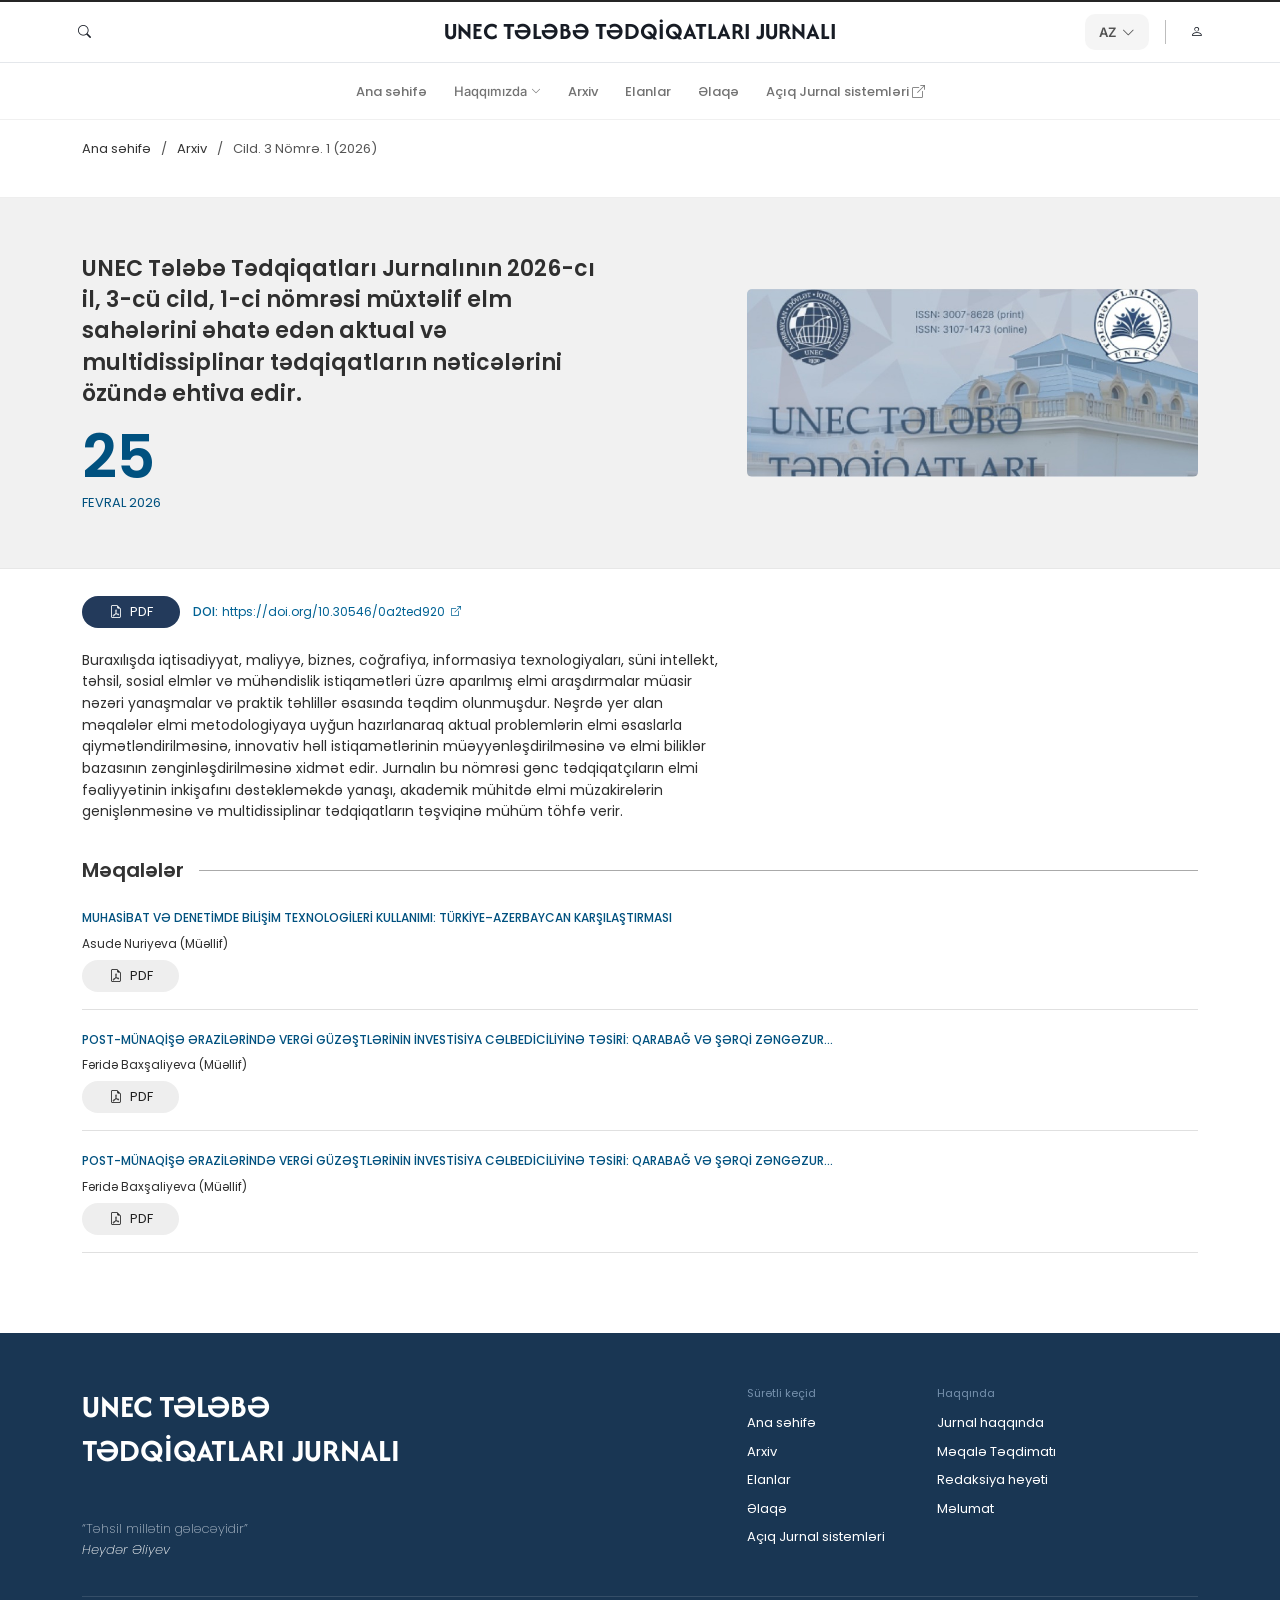
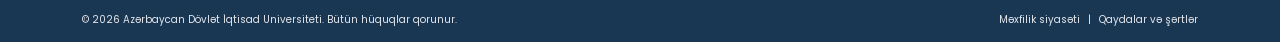
<file: archive-detail.html>
<!doctype html>
<html lang="az">

<head>
  <meta charset="utf-8">
  <meta name="viewport" content="width=device-width, initial-scale=1">
  <title>UNEC Tələbə Tədqiqatları Jurnalı</title>
  <link href="https://cdn.jsdelivr.net/npm/bootstrap@5.3.3/dist/css/bootstrap.min.css" rel="stylesheet">
  <link href="https://cdn.jsdelivr.net/npm/bootstrap-icons@1.11.3/font/bootstrap-icons.css" rel="stylesheet">
  <link rel="stylesheet" href="assets/css/style.css">
</head>

<body>
  <header class="site-header">
    <div class="topbar ">
      <div class="container">
        <div class="header-left">
          <button class="icon-btn mobile-menu-btn" id="mobileMenuBtn" aria-label="Menyu">
            <i class="bi bi-list"></i>
          </button>
          <a href="search.html" class="icon-btn search-btn" aria-label="Axtarış">
            <i class="bi bi-search"></i>
          </a>
        </div>

        <div class="header-center">
          <a href="index.html" class="title-link">
            <h1 class="title">UNEC TƏLƏBƏ TƏDQİQATLARI JURNALI</h1>
          </a>
        </div>

        <div class="header-right">
          <div class="dropdown" id="langDropdown">
            <button class="dropdown-btn" onclick="toggleDropdown()">
              <span>AZ</span>
              <i class="bi bi-chevron-down"></i>
            </button>

            <div class="dropdown-menu">
              <div class="dropdown-item active">
                <div class="dropdown-item-left">
                  <svg class="flag-icon" viewBox="0 0 36 36">
                    <circle fill="#00B5E2" cx="18" cy="18" r="18" />
                    <path fill="#E00034" d="M0 12h36v12H0z" />
                    <path fill="#009A44" d="M0 24h36v12H0z" />
                    <circle fill="#FFF" cx="17" cy="18" r="4" />
                    <circle fill="#E00034" cx="18" cy="18" r="3.2" />
                    <polygon fill="#FFF"
                      points="21,18 21.7,18.5 21.3,17.7 22,17.2 21.1,17.2 20.8,16.4 20.5,17.2 19.6,17.2 20.3,17.7 19.9,18.5" />
                  </svg>
                  <span>Azerbaijan</span>
                </div>

              </div>
              <div class="dropdown-item">
                <div class="dropdown-item-left">
                  <svg class="flag-icon" viewBox="0 0 36 36">
                    <clipPath id="uk-clip">
                      <circle cx="18" cy="18" r="18" />
                    </clipPath>
                    <g clip-path="url(#uk-clip)">
                      <path fill="#00247D" d="M0 0h36v36H0z" />
                      <path stroke="#FFF" stroke-width="6" d="M0 0l36 36M36 0L0 36M18 0v36M0 18h36" />
                      <path stroke="#CF142B" stroke-width="4" d="M18 0v36M0 18h36" />
                      <path stroke="#CF142B" stroke-width="2" d="M0 0l36 36M36 0L0 36" />
                    </g>
                  </svg>
                  <span>English</span>
                </div>
              </div>
              <div class="dropdown-item">
                <div class="dropdown-item-left">
                  <svg class="flag-icon" viewBox="0 0 36 36">
                    <circle fill="#FFF" cx="18" cy="18" r="18" />
                    <path fill="#D52B1E" d="M0 24h36v12H0z" />
                    <path fill="#0039A6" d="M0 12h36v12H0z" />
                  </svg>
                  <span>Russian</span>
                </div>
              </div>
            </div>
          </div>
          <div class="divider"></div>
          <a href="login.html" class="icon-btn" aria-label="Profil">
            <i class="bi bi-person"></i>
          </a>
        </div>
      </div>
    </div>

    <nav class="nav-row d-flex text-center align-items-center">
      <button class="mobile-close-btn" id="mobileCloseBtn" aria-label="Bağla">
        <i class="bi bi-x"></i>
      </button>
      <div class="container">
        <a class="nav-link-custom" href="index.html">Ana səhifə</a>

        <div class="dropdown" id="aboutDropdown">
          <button class="nav-link-custom dropdown-btn about-btn" onclick="toggleAboutDropdown()" type="button">
            <span>Haqqımızda</span>
            <i class="bi bi-chevron-down"></i>
          </button>

          <div class="dropdown-menu about-menu">
            <div class="about-dropdown-item">
              <a href="/journalSubmission.html">
                Jurnal haqqında
              </a>
            </div>
            <div class="about-dropdown-item">
              <a href="/articleSubmission.html">
                Məqalə Təqdimatı
              </a>
            </div>
            <div class="about-dropdown-item">
              <a href="/editorialBoard.html">
                Redaksiya heyəti
              </a>
            </div>
            <div class="about-dropdown-item">
              <a href="/information.html">
                Məlumat
              </a>
            </div>
          </div>
        </div>

        <a class="nav-link-custom" href="/archive.html">Arxiv</a>
        <a class="nav-link-custom" href="/announcement.html">Elanlar</a>
        <a class="nav-link-custom" href="/contact.html">Əlaqə</a>
        <a class="nav-link-custom" href="#">Açıq Jurnal sistemləri <i class="bi bi-box-arrow-up-right"></i></a>
      </div>
    </nav>
  </header>

  <!-- ================= BREADCRUMB ================= -->
  <section class="archive-breadcrumb">
    <div class="container archive-container">
      <nav class="archive-breadcrumb-nav">
        <a href="index.html">Ana səhifə</a>
        <span>/</span>
        <a href="archive.html">Arxiv</a>
        <span>/</span>
        <span class="current">Cild. 3 Nömrə. 1 (2026)</span>
      </nav>
    </div>
  </section>

  <section class="journal-hero">
    <div class="container archive-container">
      <div class="row align-items-center g-4">
        <div class="col-lg-7">
          <div class="journal-info">
            <h1>
              UNEC Tələbə Tədqiqatları Jurnalının 2026-cı il,
              3-cü cild, 1-ci nömrəsi müxtəlif elm sahələrini
              əhatə edən aktual və multidissiplinar
              tədqiqatların nəticələrini özündə ehtiva edir.
            </h1>

            <div class="journal-date">
              <strong>25</strong>
              <span>FEVRAL 2026</span>
            </div>
          </div>
        </div>

        <div class="col-lg-5">
          <div class="journal-cover">
            <img src="assets/images/journals/hero.jpg" alt="UNEC Tələbə Tədqiqatları Jurnalı">
          </div>
        </div>

      </div>
    </div>
  </section>

  <main class="archive-main">
    <div class="container archive-container">

      <div class="journal-links">
        <a href="https://doi.org/10.30546/0a2ted920" class="unec-journal-pdf" target="_blank">
          <i class="bi bi-file-earmark-pdf"></i>
          PDF
        </a>
        <div class="doi-link">
          <span>DOI:</span>
          <a href="https://doi.org/10.30546/0a2ted920" target="_blank">
            https://doi.org/10.30546/0a2ted920
          </a>
          <i class="bi bi-box-arrow-up-right"></i>
        </div>

      </div>

      <div class="journal-description">
        <p>
          Buraxılışda iqtisadiyyat, maliyyə, biznes, coğrafiya,
          informasiya texnologiyaları, süni intellekt, təhsil,
          sosial elmlər və mühəndislik istiqamətləri üzrə aparılmış
          elmi araşdırmalar müasir nəzəri yanaşmalar və praktik
          təhlillər əsasında təqdim olunmuşdur. Nəşrdə yer alan
          məqalələr elmi metodologiyaya uyğun hazırlanaraq aktual
          problemlərin elmi əsaslarla qiymətləndirilməsinə, innovativ
          həll istiqamətlərinin müəyyənləşdirilməsinə və elmi biliklər
          bazasının zənginləşdirilməsinə xidmət edir. Jurnalın bu
          nömrəsi gənc tədqiqatçıların elmi fəaliyyətinin inkişafını
          dəstəkləməkdə yanaşı, akademik mühitdə elmi müzakirələrin
          genişlənməsinə və multidissiplinar tədqiqatların təşviqinə
          mühüm töhfə verir.
        </p>
      </div>

      <section class="unec-journal-sidebar">
        <div class="unec-journal-section-title">
          Məqalələr
        </div>

        <article class="unec-journal-article">
          <a href="articles.html" class="unec-journal-article__title">
            MUHASİBAT VƏ DENETİMDE BİLİŞİM TEXNOLOGİLERİ
            KULLANIMI: TÜRKİYE–AZERBAYCAN KARŞILAŞTIRMASI
          </a>

          <div class="unec-journal-article__author">
            Asude Nuriyeva (Müəllif)
          </div>

          <a href="#" class="unec-journal-pdf">
            <i class="bi bi-file-earmark-pdf"></i>
            PDF
          </a>
        </article>

        <article class="unec-journal-article">
          <a href="articles.html" class="unec-journal-article__title">
            POST-MÜNAQİŞƏ ƏRAZİLƏRİNDƏ VERGİ
            GÜZƏŞTLƏRİNİN İNVESTİSİYA CƏLBEDİCİLİYİNƏ
            TƏSİRİ: QARABAĞ VƏ ŞƏRQİ ZƏNGƏZUR...
          </a>

          <div class="unec-journal-article__author">
            Fəridə Baxşaliyeva (Müəllif)
          </div>

          <a href="#" class="unec-journal-pdf">
            <i class="bi bi-file-earmark-pdf"></i>
            PDF
          </a>
        </article>

        <article class="unec-journal-article">
          <a href="articles.html" class="unec-journal-article__title">
            POST-MÜNAQİŞƏ ƏRAZİLƏRİNDƏ VERGİ
            GÜZƏŞTLƏRİNİN İNVESTİSİYA CƏLBEDİCİLİYİNƏ
            TƏSİRİ: QARABAĞ VƏ ŞƏRQİ ZƏNGƏZUR...
          </a>

          <div class="unec-journal-article__author">
            Fəridə Baxşaliyeva (Müəllif)
          </div>

          <a href="#" class="unec-journal-pdf">
            <i class="bi bi-file-earmark-pdf"></i>
            PDF
          </a>
        </article>

      </section>
    </div>
  </main>

  <footer class="footer">
    <div class="container">
      <div class="row">
        <div class="col-lg-7">
          <div class="footer-brand">UNEC TƏLƏBƏ<br>TƏDQİQATLARI JURNALI</div>
          <div class="footer-quote">“Təhsil millətin gələcəyidir”<br><i>Heydər Əliyev</i></div>
        </div>
        <div class="col-6 col-lg-2">
          <div class="footer-heading">Sürətli keçid</div><a class="footer-link" href="index.html">Ana səhifə</a><a
            class="footer-link" href="archive.html">Arxiv</a><a class="footer-link"
            href="announcement.html">Elanlar</a><a class="footer-link" href="contact.html">Əlaqə</a><a
            class="footer-link" href="systems.html">Açıq Jurnal
            sistemləri</a>
        </div>
        <div class="col-6 col-lg-3">
          <div class="footer-heading">Haqqında</div><a class="footer-link" href="journalSubmission.html">Jurnal
            haqqında</a><a class="footer-link" href="articleSubmission.html">Məqalə Təqdimatı</a><a class="footer-link"
            href="editorialBoard.html">Redaksiya heyəti</a><a class="footer-link" href="information.html">Məlumat</a>
        </div>
      </div>
      <div class="footer-bottom d-flex flex-column flex-md-row justify-content-between gap-2">
        <div>© <span data-current-year></span> Azərbaycan Dövlət İqtisad Universiteti. Bütün hüquqlar qorunur.</div>
        <div>Məxfilik siyasəti<span class="footer-separator">|</span>Qaydalar və
          şərtlər</div>
      </div>
    </div>
  </footer>

  <script src="https://cdn.jsdelivr.net/npm/bootstrap@5.3.3/dist/js/bootstrap.bundle.min.js"></script>
  <script src="assets/js/main.js"></script>
</body>

</html>
</file>
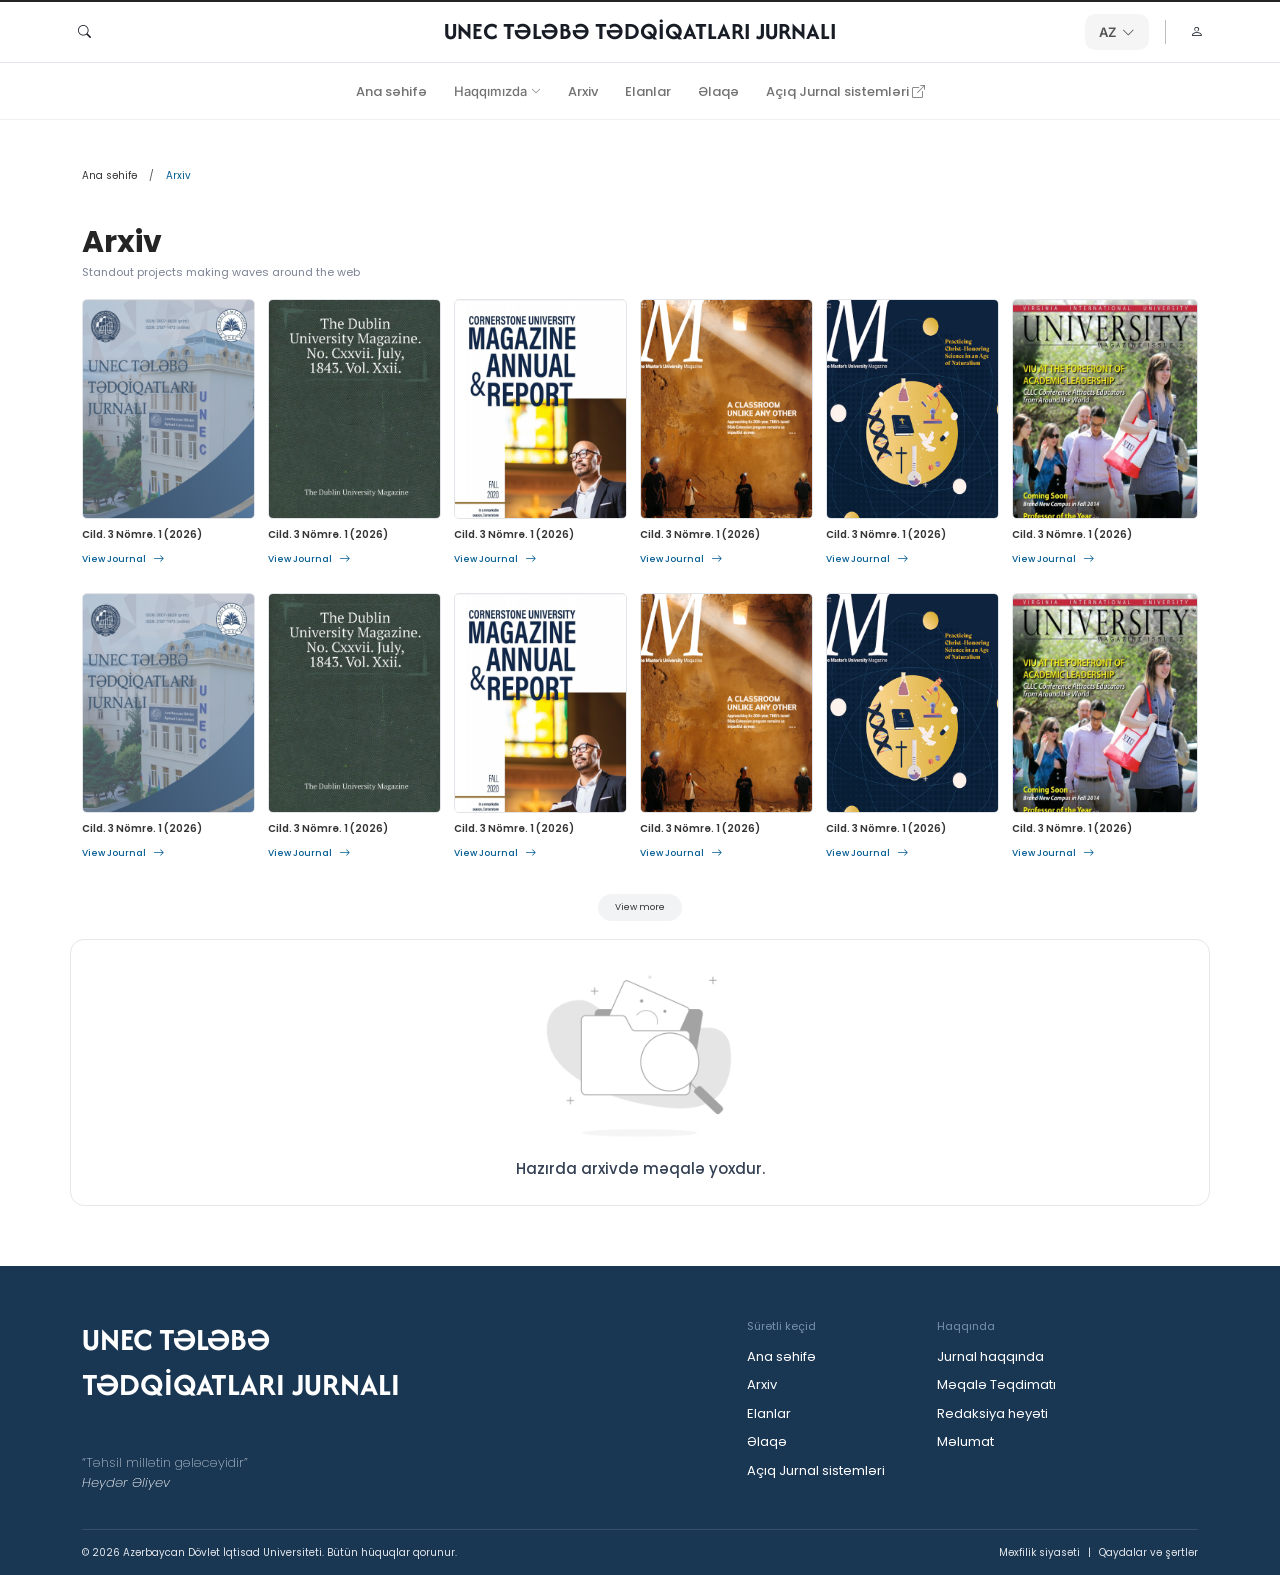
<file: archive.html>
<!doctype html>
<html lang="az">

<head>
  <meta charset="utf-8">
  <meta name="viewport" content="width=device-width, initial-scale=1">
  <title>UNEC Tələbə Tədqiqatları Jurnalı</title>
  <link href="https://cdn.jsdelivr.net/npm/bootstrap@5.3.3/dist/css/bootstrap.min.css" rel="stylesheet">
  <link href="https://cdn.jsdelivr.net/npm/bootstrap-icons@1.11.3/font/bootstrap-icons.css" rel="stylesheet">
  <link rel="stylesheet" href="assets/css/style.css">
</head>

<body>
  <header class="site-header">
    <div class="topbar ">
      <div class="container">
        <div class="header-left">
          <button class="icon-btn mobile-menu-btn" id="mobileMenuBtn" aria-label="Menyu">
            <i class="bi bi-list"></i>
          </button>
          <a href="search.html" class="icon-btn search-btn" aria-label="Axtarış">
            <i class="bi bi-search"></i>
          </a>
        </div>

        <div class="header-center">
          <a href="index.html" class="title-link">
            <h1 class="title">UNEC TƏLƏBƏ TƏDQİQATLARI JURNALI</h1>
          </a>
        </div>

        <div class="header-right">
          <div class="dropdown" id="langDropdown">
            <button class="dropdown-btn" onclick="toggleDropdown()">
              <span>AZ</span>
              <i class="bi bi-chevron-down"></i>
            </button>

            <div class="dropdown-menu">
              <div class="dropdown-item active">
                <div class="dropdown-item-left">
                  <svg class="flag-icon" viewBox="0 0 36 36">
                    <circle fill="#00B5E2" cx="18" cy="18" r="18" />
                    <path fill="#E00034" d="M0 12h36v12H0z" />
                    <path fill="#009A44" d="M0 24h36v12H0z" />
                    <circle fill="#FFF" cx="17" cy="18" r="4" />
                    <circle fill="#E00034" cx="18" cy="18" r="3.2" />
                    <polygon fill="#FFF"
                      points="21,18 21.7,18.5 21.3,17.7 22,17.2 21.1,17.2 20.8,16.4 20.5,17.2 19.6,17.2 20.3,17.7 19.9,18.5" />
                  </svg>
                  <span>Azerbaijan</span>
                </div>

              </div>
              <div class="dropdown-item">
                <div class="dropdown-item-left">
                  <svg class="flag-icon" viewBox="0 0 36 36">
                    <clipPath id="uk-clip">
                      <circle cx="18" cy="18" r="18" />
                    </clipPath>
                    <g clip-path="url(#uk-clip)">
                      <path fill="#00247D" d="M0 0h36v36H0z" />
                      <path stroke="#FFF" stroke-width="6" d="M0 0l36 36M36 0L0 36M18 0v36M0 18h36" />
                      <path stroke="#CF142B" stroke-width="4" d="M18 0v36M0 18h36" />
                      <path stroke="#CF142B" stroke-width="2" d="M0 0l36 36M36 0L0 36" />
                    </g>
                  </svg>
                  <span>English</span>
                </div>
              </div>
              <div class="dropdown-item">
                <div class="dropdown-item-left">
                  <svg class="flag-icon" viewBox="0 0 36 36">
                    <circle fill="#FFF" cx="18" cy="18" r="18" />
                    <path fill="#D52B1E" d="M0 24h36v12H0z" />
                    <path fill="#0039A6" d="M0 12h36v12H0z" />
                  </svg>
                  <span>Russian</span>
                </div>
              </div>
            </div>
          </div>
          <div class="divider"></div>
          <a href="login.html" class="icon-btn" aria-label="Profil">
            <i class="bi bi-person"></i>
          </a>
        </div>
      </div>
    </div>

    <nav class="nav-row d-flex text-center align-items-center">
      <button class="mobile-close-btn" id="mobileCloseBtn" aria-label="Bağla">
        <i class="bi bi-x"></i>
      </button>
      <div class="container">
        <a class="nav-link-custom" href="index.html">Ana səhifə</a>

        <div class="dropdown" id="aboutDropdown">
          <button class="nav-link-custom dropdown-btn about-btn" onclick="toggleAboutDropdown()" type="button">
            <span>Haqqımızda</span>
            <i class="bi bi-chevron-down"></i>
          </button>

          <div class="dropdown-menu about-menu">
            <div class="about-dropdown-item">
              <a href="/journalSubmission.html">
                Jurnal haqqında
              </a>
            </div>
            <div class="about-dropdown-item">
              <a href="/articleSubmission.html">
                Məqalə Təqdimatı
              </a>
            </div>
            <div class="about-dropdown-item">
              <a href="/editorialBoard.html">
                Redaksiya heyəti
              </a>
            </div>
            <div class="about-dropdown-item">
              <a href="/information.html">
                Məlumat
              </a>
            </div>
          </div>
        </div>

        <a class="nav-link-custom" href="/archive.html">Arxiv</a>
        <a class="nav-link-custom" href="/announcement.html">Elanlar</a>
        <a class="nav-link-custom" href="/contact.html">Əlaqə</a>
        <a class="nav-link-custom" href="#">Açıq Jurnal sistemləri <i class="bi bi-box-arrow-up-right"></i></a>
      </div>
    </nav>
  </header>

  <main class="archive-main">

    <div class="container archive-container">

      <!-- Breadcrumb -->
      <nav class="archive-breadcrumb">
        <a href="index.html">Ana səhifə</a>
        <span>/</span>
        <span class="current-page">Arxiv</span>
      </nav>

      <div class="archive-heading">
        <h1>Arxiv</h1>
        <p>Standout projects making waves around the web</p>
      </div>

      <div class="row archive-row g-0">

        <div class="col-6 col-md-4 col-lg-2 archive-col">
          <article class="archive-card">

            <div class="journal-image">
              <img src="assets/images/archive/archive-1.png" alt="Journal">
            </div>

            <h3>Cild. 3 Nömrə. 1 (2026)</h3>

            <a href="archive-detail.html" class="journal-link">
              View Journal
              <i class="bi bi-arrow-right"></i>
            </a>

          </article>
        </div>

        <div class="col-6 col-md-4 col-lg-2 archive-col">
          <article class="archive-card">

            <div class="journal-image">
              <img src="assets/images/archive/archive-2.png" alt="Journal">
            </div>

            <h3>Cild. 3 Nömrə. 1 (2026)</h3>

            <a href="archive-detail.html" class="journal-link">
              View Journal
              <i class="bi bi-arrow-right"></i>
            </a>

          </article>
        </div>

        <div class="col-6 col-md-4 col-lg-2 archive-col">
          <article class="archive-card">

            <div class="journal-image">
              <img src="assets/images/archive/archive-3.png" alt="Journal">
            </div>

            <h3>Cild. 3 Nömrə. 1 (2026)</h3>

            <a href="archive-detail.html" class="journal-link">
              View Journal
              <i class="bi bi-arrow-right"></i>
            </a>

          </article>
        </div>

        <div class="col-6 col-md-4 col-lg-2 archive-col">
          <article class="archive-card">

            <div class="journal-image">
              <img src="assets/images/archive/archive-4.png" alt="Journal">
            </div>

            <h3>Cild. 3 Nömrə. 1 (2026)</h3>

            <a href="archive-detail.html" class="journal-link">
              View Journal
              <i class="bi bi-arrow-right"></i>
            </a>

          </article>
        </div>

        <div class="col-6 col-md-4 col-lg-2 archive-col">
          <article class="archive-card">

            <div class="journal-image">
              <img src="assets/images/archive/archive-5.png" alt="Journal">
            </div>

            <h3>Cild. 3 Nömrə. 1 (2026)</h3>

            <a href="archive-detail.html" class="journal-link">
              View Journal
              <i class="bi bi-arrow-right"></i>
            </a>

          </article>
        </div>

        <div class="col-6 col-md-4 col-lg-2 archive-col">
          <article class="archive-card">

            <div class="journal-image">
              <img src="assets/images/archive/archive-6.png" alt="Journal">
            </div>

            <h3>Cild. 3 Nömrə. 1 (2026)</h3>

            <a href="archive-detail.html" class="journal-link">
              View Journal
              <i class="bi bi-arrow-right"></i>
            </a>

          </article>
        </div>

        <div class="col-6 col-md-4 col-lg-2 archive-col">
          <article class="archive-card">

            <div class="journal-image">
              <img src="assets/images/archive/archive-1.png" alt="Journal">
            </div>

            <h3>Cild. 3 Nömrə. 1 (2026)</h3>

            <a href="archive-detail.html" class="journal-link">
              View Journal
              <i class="bi bi-arrow-right"></i>
            </a>

          </article>
        </div>

        <div class="col-6 col-md-4 col-lg-2 archive-col">
          <article class="archive-card">

            <div class="journal-image">
              <img src="assets/images/archive/archive-2.png" alt="Journal">
            </div>

            <h3>Cild. 3 Nömrə. 1 (2026)</h3>

            <a href="archive-detail.html" class="journal-link">
              View Journal
              <i class="bi bi-arrow-right"></i>
            </a>

          </article>
        </div>

        <div class="col-6 col-md-4 col-lg-2 archive-col">
          <article class="archive-card">

            <div class="journal-image">
              <img src="assets/images/archive/archive-3.png" alt="Journal">
            </div>

            <h3>Cild. 3 Nömrə. 1 (2026)</h3>

            <a href="archive-detail.html" class="journal-link">
              View Journal
              <i class="bi bi-arrow-right"></i>
            </a>

          </article>
        </div>

        <div class="col-6 col-md-4 col-lg-2 archive-col">
          <article class="archive-card">

            <div class="journal-image">
              <img src="assets/images/archive/archive-4.png" alt="Journal">
            </div>

            <h3>Cild. 3 Nömrə. 1 (2026)</h3>

            <a href="archive-detail.html" class="journal-link">
              View Journal
              <i class="bi bi-arrow-right"></i>
            </a>

          </article>
        </div>

        <div class="col-6 col-md-4 col-lg-2 archive-col">
          <article class="archive-card">

            <div class="journal-image">
              <img src="assets/images/archive/archive-5.png" alt="Journal">
            </div>

            <h3>Cild. 3 Nömrə. 1 (2026)</h3>

            <a href="archive-detail.html" class="journal-link">
              View Journal
              <i class="bi bi-arrow-right"></i>
            </a>

          </article>
        </div>

        <div class="col-6 col-md-4 col-lg-2 archive-col">
          <article class="archive-card">

            <div class="journal-image">
              <img src="assets/images/archive/archive-6.png" alt="Journal">
            </div>

            <h3>Cild. 3 Nömrə. 1 (2026)</h3>

            <a href="archive-detail.html" class="journal-link">
              View Journal
              <i class="bi bi-arrow-right"></i>
            </a>

          </article>
        </div>

      </div>

      <div class="archive-more">
        <button type="button" class="more-btn">
          View more
        </button>
      </div>

    </div>


    <!-- Empty -->
    <section class="empty-section container">
      <div class="empty-content">
        <div class="empty-illustration">
          <img src="assets/images/empty/archive-empty.png" alt="Empty Archive">
        </div>
        <p>Hazırda arxivdə məqalə yoxdur.</p>
      </div>
    </section>
    </div>

  </main>

  <footer class="footer">
    <div class="container">
      <div class="row">
        <div class="col-lg-7">
          <div class="footer-brand">UNEC TƏLƏBƏ<br>TƏDQİQATLARI JURNALI</div>
          <div class="footer-quote">“Təhsil millətin gələcəyidir”<br><i>Heydər Əliyev</i></div>
        </div>
        <div class="col-6 col-lg-2">
          <div class="footer-heading">Sürətli keçid</div><a class="footer-link" href="index.html">Ana səhifə</a><a
            class="footer-link" href="archive.html">Arxiv</a><a class="footer-link"
            href="announcement.html">Elanlar</a><a class="footer-link" href="contact.html">Əlaqə</a><a
            class="footer-link" href="systems.html">Açıq Jurnal
            sistemləri</a>
        </div>
        <div class="col-6 col-lg-3">
          <div class="footer-heading">Haqqında</div><a class="footer-link" href="journalSubmission.html">Jurnal
            haqqında</a><a class="footer-link" href="articleSubmission.html">Məqalə Təqdimatı</a><a class="footer-link"
            href="editorialBoard.html">Redaksiya heyəti</a><a class="footer-link" href="information.html">Məlumat</a>
        </div>
      </div>
      <div class="footer-bottom d-flex flex-column flex-md-row justify-content-between gap-2">
        <div>© <span data-current-year></span> Azərbaycan Dövlət İqtisad Universiteti. Bütün hüquqlar qorunur.</div>
        <div>Məxfilik siyasəti<span class="footer-separator">|</span>Qaydalar və
          şərtlər</div>
      </div>
    </div>
  </footer>

  <script src="https://cdn.jsdelivr.net/npm/bootstrap@5.3.3/dist/js/bootstrap.bundle.min.js"></script>
  <script src="assets/js/main.js"></script>
</body>

</html>
</file>
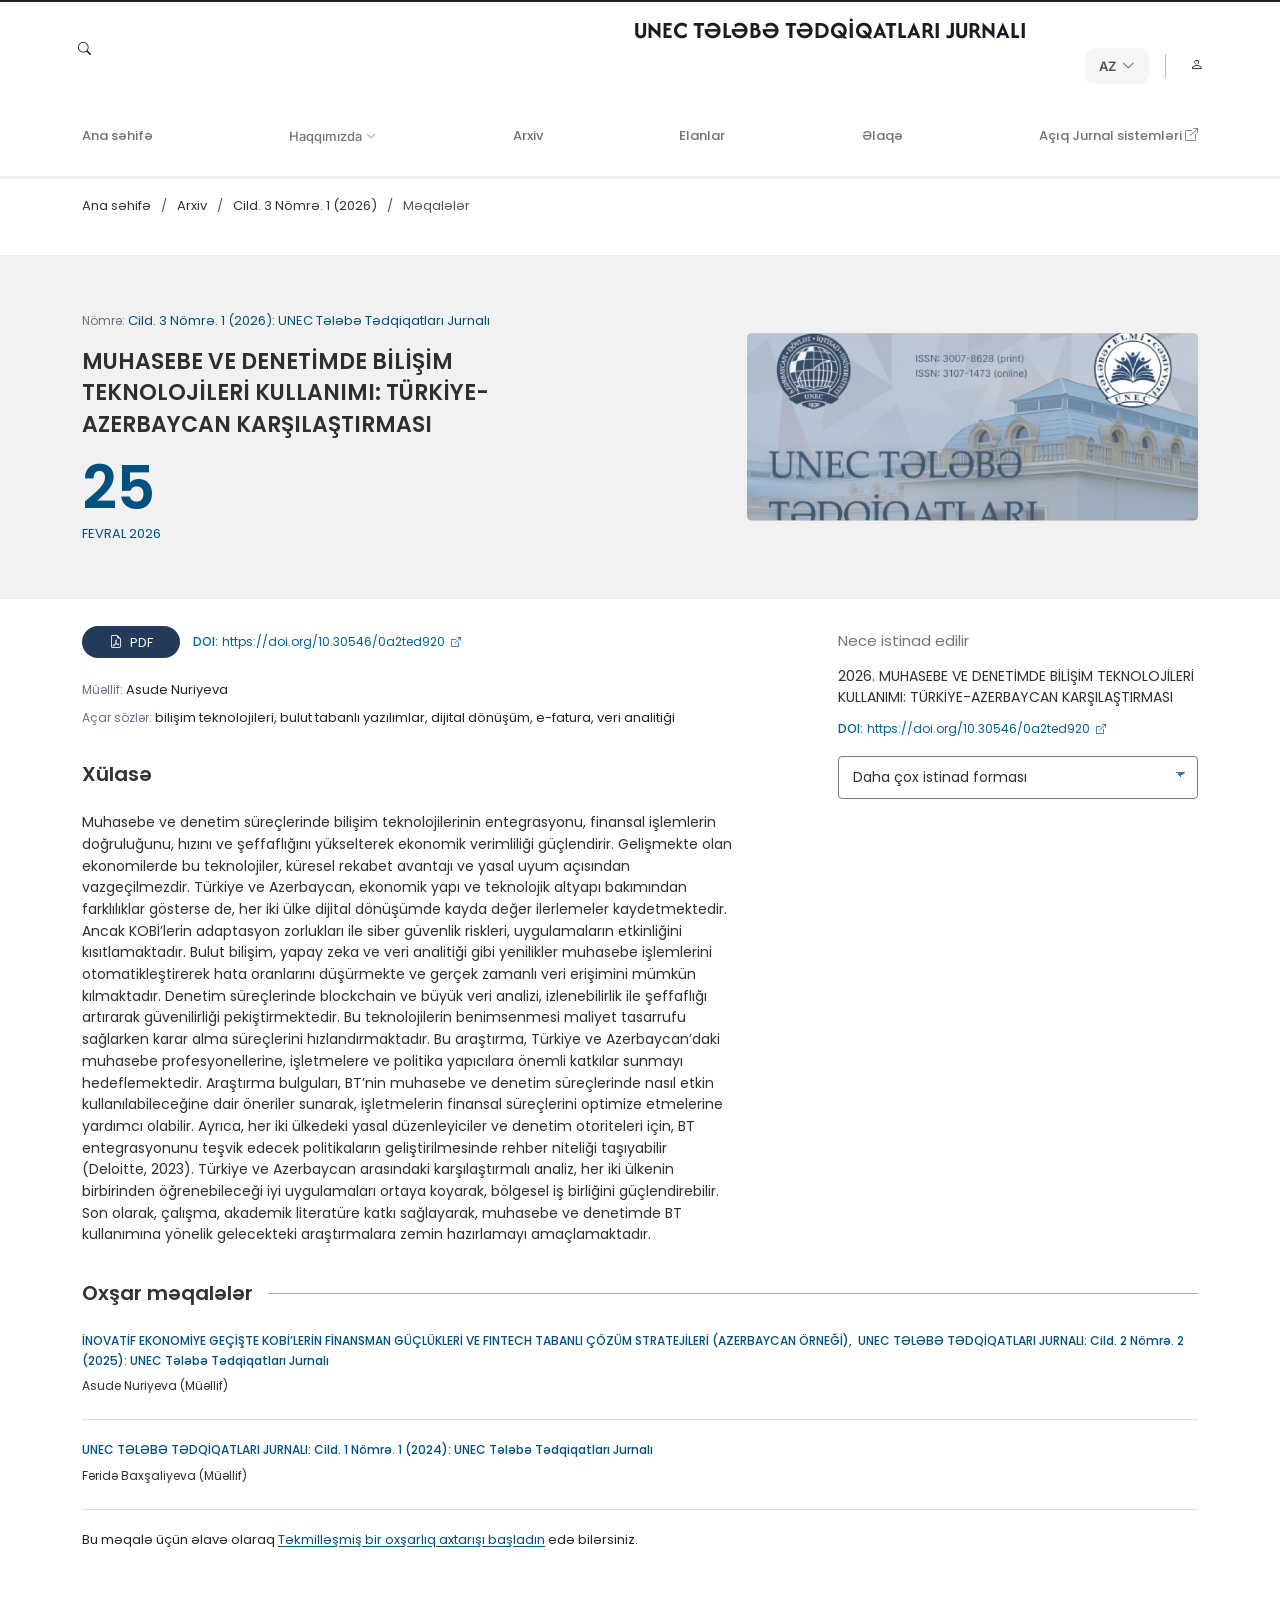
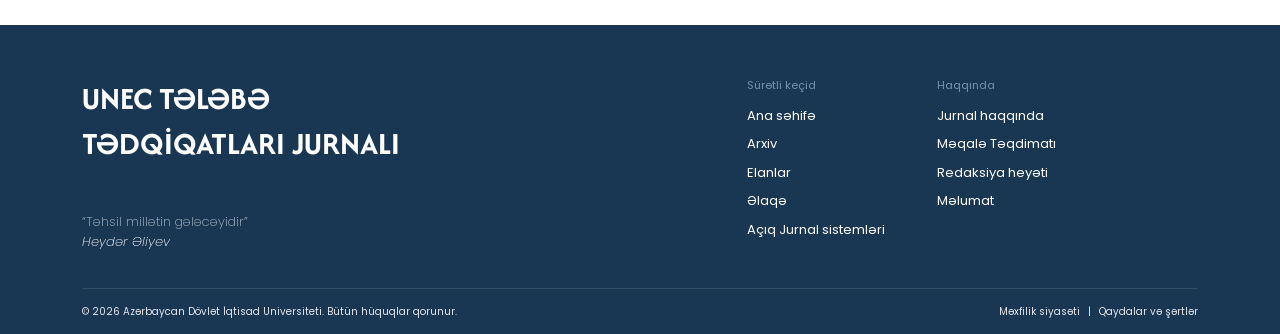
<file: articles.html>
<!doctype html>
<html lang="az">

<head>
    <meta charset="utf-8">
    <meta name="viewport" content="width=device-width, initial-scale=1">
    <title>UNEC Tələbə Tədqiqatları Jurnalı</title>
    <link href="https://cdn.jsdelivr.net/npm/bootstrap@5.3.3/dist/css/bootstrap.min.css" rel="stylesheet">
    <link href="https://cdn.jsdelivr.net/npm/bootstrap-icons@1.11.3/font/bootstrap-icons.css" rel="stylesheet">
    <link rel="stylesheet" href="assets/css/style.css">
</head>

<body>
    <header class="site-header">
        <div class="topbar ">
            <div class="container">
                <div class="header-left">
                    <button class="icon-btn mobile-menu-btn" id="mobileMenuBtn" aria-label="Menyu">
                        <i class="bi bi-list"></i>
                    </button>
                    <button class="icon-btn search-btn" aria-label="Axtarış">
                        <i class="bi bi-search"></i>
                    </button>
                </div>

                <div class="header-center">
                    <a href="index.html" class="title-link">
                        <h1 class="title">UNEC TƏLƏBƏ TƏDQİQATLARI JURNALI</h1>
                    </a>

                    <div class="header-right">
                        <div class="dropdown" id="langDropdown">
                            <button class="dropdown-btn" onclick="toggleDropdown()">
                                <span>AZ</span>
                                <i class="bi bi-chevron-down"></i>
                            </button>

                            <div class="dropdown-menu">
                                <div class="dropdown-item active">
                                    <div class="dropdown-item-left">
                                        <svg class="flag-icon" viewBox="0 0 36 36">
                                            <circle fill="#00B5E2" cx="18" cy="18" r="18" />
                                            <path fill="#E00034" d="M0 12h36v12H0z" />
                                            <path fill="#009A44" d="M0 24h36v12H0z" />
                                            <circle fill="#FFF" cx="17" cy="18" r="4" />
                                            <circle fill="#E00034" cx="18" cy="18" r="3.2" />
                                            <polygon fill="#FFF"
                                                points="21,18 21.7,18.5 21.3,17.7 22,17.2 21.1,17.2 20.8,16.4 20.5,17.2 19.6,17.2 20.3,17.7 19.9,18.5" />
                                        </svg>
                                        <span>Azerbaijan</span>
                                    </div>
                                    <i class="bi bi-check-lg"></i>
                                </div>
                                <div class="dropdown-item">
                                    <div class="dropdown-item-left">
                                        <svg class="flag-icon" viewBox="0 0 36 36">
                                            <clipPath id="uk-clip">
                                                <circle cx="18" cy="18" r="18" />
                                            </clipPath>
                                            <g clip-path="url(#uk-clip)">
                                                <path fill="#00247D" d="M0 0h36v36H0z" />
                                                <path stroke="#FFF" stroke-width="6"
                                                    d="M0 0l36 36M36 0L0 36M18 0v36M0 18h36" />
                                                <path stroke="#CF142B" stroke-width="4" d="M18 0v36M0 18h36" />
                                                <path stroke="#CF142B" stroke-width="2" d="M0 0l36 36M36 0L0 36" />
                                            </g>
                                        </svg>
                                        <span>English</span>
                                    </div>
                                </div>
                                <div class="dropdown-item">
                                    <div class="dropdown-item-left">
                                        <svg class="flag-icon" viewBox="0 0 36 36">
                                            <circle fill="#FFF" cx="18" cy="18" r="18" />
                                            <path fill="#D52B1E" d="M0 24h36v12H0z" />
                                            <path fill="#0039A6" d="M0 12h36v12H0z" />
                                        </svg>
                                        <span>Russian</span>
                                    </div>
                                </div>
                            </div>
                        </div>
                        <div class="divider"></div>
                        <a href="login.html" class="icon-btn" aria-label="Profil">
                            <i class="bi bi-person"></i>
                        </a>
                    </div>
                </div>
            </div>

            <nav class="nav-row d-flex text-center align-items-center">
                <button class="mobile-close-btn" id="mobileCloseBtn" aria-label="Bağla">
                    <i class="bi bi-x"></i>
                </button>
                <div class="container">
                    <a class="nav-link-custom" href="index.html">Ana səhifə</a>

                    <div class="dropdown" id="aboutDropdown">
                        <button class="nav-link-custom dropdown-btn about-btn" onclick="toggleAboutDropdown()"
                            type="button">
                            <span>Haqqımızda</span>
                            <i class="bi bi-chevron-down"></i>
                        </button>

                        <div class="dropdown-menu about-menu">
                            <div class="about-dropdown-item">
                                <a href="#journal">
                                    Jurnal haqqında
                                </a>
                            </div>
                            <div class="about-dropdown-item">
                                <a href="#presentation">
                                    Məqalə Təqdimatı
                                </a>
                            </div>
                            <div class="about-dropdown-item">
                                <a href="#editorial">
                                    Redaksiya heyəti
                                </a>
                            </div>
                            <div class="about-dropdown-item">
                                <a href="#information">
                                    Məlumat
                                </a>
                            </div>
                        </div>
                    </div>

                    <a class="nav-link-custom" href="#archive">Arxiv</a>
                    <a class="nav-link-custom" href="#announcements">Elanlar</a>
                    <a class="nav-link-custom" href="#contact">Əlaqə</a>
                    <a class="nav-link-custom" href="#systems">Açıq Jurnal sistemləri <i
                            class="bi bi-box-arrow-up-right"></i></a>
                </div>
            </nav>
    </header>

    <!-- ================= BREADCRUMB ================= -->
    <section class="archive-breadcrumb">
        <div class="container archive-container">
            <nav class="archive-breadcrumb-nav">
                <a href="index.html">Ana səhifə</a>
                <span>/</span>
                <a href="archive.html">Arxiv</a>
                <span>/</span>
                <a href="archive-detail.html">Cild. 3 Nömrə. 1 (2026)</a>
                <span>/</span>
                <span class="current">Məqalələr</span>
            </nav>
        </div>
    </section>

    <section class="journal-hero">
        <div class="container archive-container">
            <div class="row align-items-center g-4">

                <div class="col-lg-7">
                    <div class="journal-info">
                        <p><span class="gray-text">Nömrə: </span> <span class="current">Cild. 3 Nömrə. 1 (2026): UNEC
                                Tələbə Tədqiqatları Jurnalı</span>
                        </p>
                        <h1>
                            MUHASEBE VE DENETİMDE BİLİŞİM TEKNOLOJİLERİ KULLANIMI: TÜRKİYE-AZERBAYCAN KARŞILAŞTIRMASI
                        </h1>

                        <div class="journal-date">
                            <strong>25</strong>
                            <span>FEVRAL 2026</span>
                        </div>

                    </div>
                </div>

                <div class="col-lg-5">
                    <div class="journal-cover">
                        <img src="assets/images/journals/hero.jpg" alt="UNEC Tələbə Tədqiqatları Jurnalı">
                    </div>
                </div>

            </div>
        </div>
    </section>


    <main class="archive-main">
        <div class="container archive-container">

            <div class="article-layout">
                <div class="article-main-column">
                    <div class="journal-links">
                        <a href="https://doi.org/10.30546/0a2ted920" class="unec-journal-pdf" target="_blank">
                            <i class="bi bi-file-earmark-pdf"></i>
                            PDF
                        </a>

                        <div class="doi-link">
                            <span>DOI:</span>
                            <a href="https://doi.org/10.30546/0a2ted920" target="_blank">
                                https://doi.org/10.30546/0a2ted920
                            </a>
                            <i class="bi bi-box-arrow-up-right"></i>
                        </div>
                    </div>

                    <div class="article-info">
                        <p class="mb-2"><span class="gray-text">Müəllif: </span> <span>Asude Nuriyeva</span></p>
                        <p><span class="gray-text">Açar sözlər: </span> <span>bilişim teknolojileri, bulut tabanlı
                                yazılımlar,
                                dijital dönüşüm, e-fatura, veri analitiği</span></p>
                    </div>

                    <div class="journal-description">
                        <div class="archive-section-title">
                            Xülasə
                        </div>
                        <p>
                            Muhasebe ve denetim süreçlerinde bilişim teknolojilerinin entegrasyonu, finansal işlemlerin
                            doğruluğunu, hızını ve şeffaflığını yükselterek ekonomik verimliliği güçlendirir. Gelişmekte
                            olan
                            ekonomilerde bu teknolojiler, küresel rekabet avantajı ve yasal uyum açısından
                            vazgeçilmezdir.
                            Türkiye ve Azerbaycan, ekonomik yapı ve teknolojik altyapı bakımından farklılıklar gösterse
                            de, her
                            iki ülke dijital dönüşümde kayda değer ilerlemeler kaydetmektedir. Ancak KOBİ’lerin
                            adaptasyon
                            zorlukları ile siber güvenlik riskleri, uygulamaların etkinliğini kısıtlamaktadır. Bulut
                            bilişim,
                            yapay zeka ve veri analitiği gibi yenilikler muhasebe işlemlerini otomatikleştirerek hata
                            oranlarını
                            düşürmekte ve gerçek zamanlı veri erişimini mümkün kılmaktadır. Denetim süreçlerinde
                            blockchain ve
                            büyük veri analizi, izlenebilirlik ile şeffaflığı artırarak güvenilirliği pekiştirmektedir.
                            Bu
                            teknolojilerin benimsenmesi maliyet tasarrufu sağlarken karar alma süreçlerini
                            hızlandırmaktadır. Bu
                            araştırma, Türkiye ve Azerbaycan’daki muhasebe profesyonellerine, işletmelere ve politika
                            yapıcılara
                            önemli katkılar sunmayı hedeflemektedir. Araştırma bulguları, BT’nin muhasebe ve denetim
                            süreçlerinde nasıl etkin kullanılabileceğine dair öneriler sunarak, işletmelerin finansal
                            süreçlerini optimize etmelerine yardımcı olabilir. Ayrıca, her iki ülkedeki yasal
                            düzenleyiciler ve
                            denetim otoriteleri için, BT entegrasyonunu teşvik edecek politikaların geliştirilmesinde
                            rehber
                            niteliği taşıyabilir (Deloitte, 2023). Türkiye ve Azerbaycan arasındaki karşılaştırmalı
                            analiz, her
                            iki ülkenin birbirinden öğrenebileceği iyi uygulamaları ortaya koyarak, bölgesel iş
                            birliğini
                            güçlendirebilir. Son olarak, çalışma, akademik literatüre katkı sağlayarak, muhasebe ve
                            denetimde BT
                            kullanımına yönelik gelecekteki araştırmalara zemin hazırlamayı amaçlamaktadır.
                        </p>
                    </div>
                </div>

                <aside class="article-citation-panel">
                    <div class="citation-box">
                        <div class="citation-title">Nece istinad edilir</div>

                        <div class="citation-meta">
                            <div class="citation-name">2026. MUHASEBE VE DENETİMDE BİLİŞİM TEKNOLOJİLERİ KULLANIMI:
                                TÜRKİYE-AZERBAYCAN KARŞILAŞTIRMASI</div>
                            <div class="doi-link">
                                <span>DOI:</span>
                                <a href="https://doi.org/10.30546/0a2ted920" target="_blank">
                                    https://doi.org/10.30546/0a2ted920
                                </a>
                                <i class="bi bi-box-arrow-up-right"></i>
                            </div>
                        </div>

                        <div class="citation-select-wrap">
                            <select class="citation-select" aria-label="Daha çox istinad forması">
                                <option selected>Daha çox istinad forması</option>
                                <option>APA</option>
                                <option>MLA</option>
                                <option>Chicago</option>
                            </select>
                        </div>
                    </div>
                </aside>
            </div>


            <section class="unec-journal-sidebar">

                <div class="unec-journal-section-title">
                    Oxşar məqalələr
                </div>

                <article class="unec-journal-article">

                    <a href="#" class="unec-journal-article__title">
                        İNOVATİF EKONOMİYE GEÇİŞTE KOBİ’LERİN FİNANSMAN GÜÇLÜKLERİ VE FINTECH TABANLI ÇÖZÜM STRATEJİLERİ
                        (AZERBAYCAN ÖRNEĞİ), 
                        UNEC TƏLƏBƏ TƏDQİQATLARI JURNALI: Cild. 2 Nömrə. 2 (2025): UNEC Tələbə Tədqiqatları Jurnalı
                    </a>

                    <div class="unec-journal-article__author">
                        Asude Nuriyeva (Müəllif)
                    </div>

                </article>

                <article class="unec-journal-article">

                    <a href="#" class="unec-journal-article__title">
                        UNEC TƏLƏBƏ TƏDQİQATLARI JURNALI: Cild. 1 Nömrə. 1 (2024): UNEC Tələbə Tədqiqatları Jurnalı
                    </a>

                    <div class="unec-journal-article__author">
                        Fəridə Baxşaliyeva (Müəllif)
                    </div>
                </article>

                <p class="similar-articles">Bu məqalə üçün əlavə olaraq <a href="#">Təkmilləşmiş bir oxşarlıq axtarışı
                        başladın</a> edə
                    bilərsiniz.</p>
            </section>
        </div>
    </main>

    <footer class="footer" id="contact">
        <div class="container">
            <div class="row">
                <div class="col-lg-7">
                    <div class="footer-brand">UNEC TƏLƏBƏ<br>TƏDQİQATLARI JURNALI</div>
                    <div class="footer-quote">“Təhsil millətin gələcəyidir”<br><i>Heydər Əliyev</i></div>
                </div>
                <div class="col-6 col-lg-2">
                    <div class="footer-heading">Sürətli keçid</div><a class="footer-link" href="index.html">Ana
                        səhifə</a><a class="footer-link" href="#archive">Arxiv</a><a class="footer-link"
                        href="#announcements">Elanlar</a><a class="footer-link" href="#contact">Əlaqə</a><a
                        class="footer-link" href="#systems">Açıq Jurnal
                        sistemləri</a>
                </div>
                <div class="col-6 col-lg-3">
                    <div class="footer-heading">Haqqında</div><a class="footer-link" href="#about">Jurnal haqqında</a><a
                        class="footer-link" href="#">Məqalə Təqdimatı</a><a class="footer-link" href="#">Redaksiya
                        heyəti</a><a class="footer-link" href="#">Məlumat</a>
                </div>
            </div>
            <div class="footer-bottom d-flex flex-column flex-md-row justify-content-between gap-2">
                <div>© <span data-current-year></span> Azərbaycan Dövlət İqtisad Universiteti. Bütün hüquqlar qorunur.
                </div>
                <div>Məxfilik siyasəti<span class="footer-separator">|</span>Qaydalar və
                    şərtlər</div>
            </div>
        </div>
    </footer>

    <script src="https://cdn.jsdelivr.net/npm/bootstrap@5.3.3/dist/js/bootstrap.bundle.min.js"></script>
    <script src="assets/js/main.js"></script>
</body>

</html>
</file>
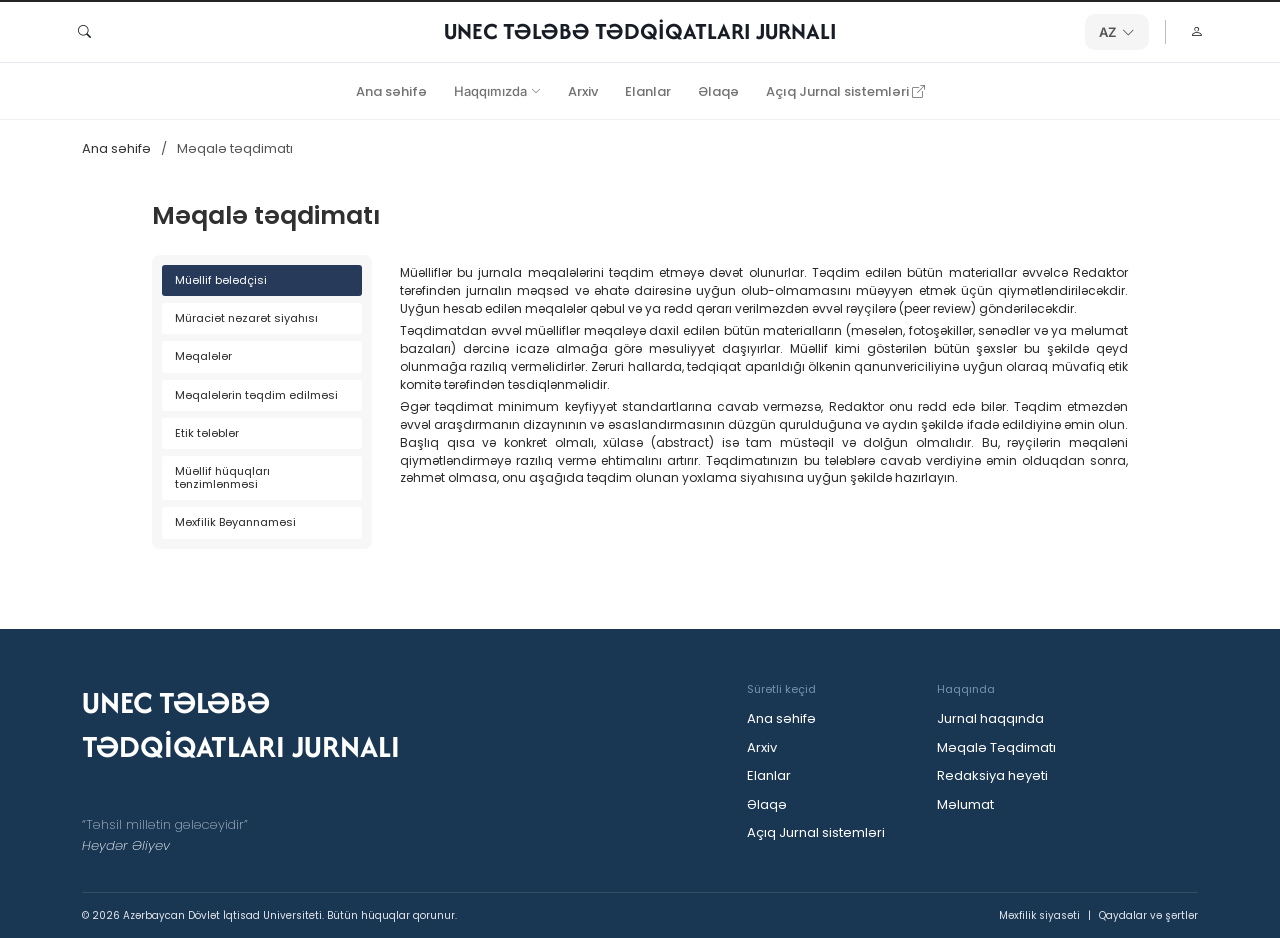
<file: articleSubmission.html>
<!doctype html>
<html lang="az">

<head>
  <meta charset="utf-8">
  <meta name="viewport" content="width=device-width, initial-scale=1">
  <title>UNEC Tələbə Tədqiqatları Jurnalı</title>
  <link href="https://cdn.jsdelivr.net/npm/bootstrap@5.3.3/dist/css/bootstrap.min.css" rel="stylesheet">
  <link href="https://cdn.jsdelivr.net/npm/bootstrap-icons@1.11.3/font/bootstrap-icons.css" rel="stylesheet">
  <link rel="stylesheet" href="assets/css/style.css">
</head>

<body>
  <header class="site-header">
    <div class="topbar ">
      <div class="container">
        <div class="header-left">
          <button class="icon-btn mobile-menu-btn" id="mobileMenuBtn" aria-label="Menyu">
            <i class="bi bi-list"></i>
          </button>
          <a href="search.html" class="icon-btn search-btn" aria-label="Axtarış">
            <i class="bi bi-search"></i>
          </a>
        </div>

        <div class="header-center">
          <a href="index.html" class="title-link">
            <h1 class="title">UNEC TƏLƏBƏ TƏDQİQATLARI JURNALI</h1>
          </a>
        </div>

        <div class="header-right">
          <div class="dropdown" id="langDropdown">
            <button class="dropdown-btn" onclick="toggleDropdown()">
              <span>AZ</span>
              <i class="bi bi-chevron-down"></i>
            </button>

            <div class="dropdown-menu">
              <div class="dropdown-item active">
                <div class="dropdown-item-left">
                  <svg class="flag-icon" viewBox="0 0 36 36">
                    <circle fill="#00B5E2" cx="18" cy="18" r="18" />
                    <path fill="#E00034" d="M0 12h36v12H0z" />
                    <path fill="#009A44" d="M0 24h36v12H0z" />
                    <circle fill="#FFF" cx="17" cy="18" r="4" />
                    <circle fill="#E00034" cx="18" cy="18" r="3.2" />
                    <polygon fill="#FFF"
                      points="21,18 21.7,18.5 21.3,17.7 22,17.2 21.1,17.2 20.8,16.4 20.5,17.2 19.6,17.2 20.3,17.7 19.9,18.5" />
                  </svg>
                  <span>Azerbaijan</span>
                </div>

              </div>
              <div class="dropdown-item">
                <div class="dropdown-item-left">
                  <svg class="flag-icon" viewBox="0 0 36 36">
                    <clipPath id="uk-clip">
                      <circle cx="18" cy="18" r="18" />
                    </clipPath>
                    <g clip-path="url(#uk-clip)">
                      <path fill="#00247D" d="M0 0h36v36H0z" />
                      <path stroke="#FFF" stroke-width="6" d="M0 0l36 36M36 0L0 36M18 0v36M0 18h36" />
                      <path stroke="#CF142B" stroke-width="4" d="M18 0v36M0 18h36" />
                      <path stroke="#CF142B" stroke-width="2" d="M0 0l36 36M36 0L0 36" />
                    </g>
                  </svg>
                  <span>English</span>
                </div>
              </div>
              <div class="dropdown-item">
                <div class="dropdown-item-left">
                  <svg class="flag-icon" viewBox="0 0 36 36">
                    <circle fill="#FFF" cx="18" cy="18" r="18" />
                    <path fill="#D52B1E" d="M0 24h36v12H0z" />
                    <path fill="#0039A6" d="M0 12h36v12H0z" />
                  </svg>
                  <span>Russian</span>
                </div>
              </div>
            </div>
          </div>
          <div class="divider"></div>
          <a href="login.html" class="icon-btn" aria-label="Profil">
            <i class="bi bi-person"></i>
          </a>
        </div>
      </div>
    </div>

    <nav class="nav-row d-flex text-center align-items-center">
      <button class="mobile-close-btn" id="mobileCloseBtn" aria-label="Bağla">
        <i class="bi bi-x"></i>
      </button>
      <div class="container">
        <a class="nav-link-custom" href="index.html">Ana səhifə</a>

        <div class="dropdown" id="aboutDropdown">
          <button class="nav-link-custom dropdown-btn about-btn" onclick="toggleAboutDropdown()" type="button">
            <span>Haqqımızda</span>
            <i class="bi bi-chevron-down"></i>
          </button>

          <div class="dropdown-menu about-menu">
            <div class="about-dropdown-item">
              <a href="/journalSubmission.html">
                Jurnal haqqında
              </a>
            </div>
            <div class="about-dropdown-item">
              <a href="/articleSubmission.html">
                Məqalə Təqdimatı
              </a>
            </div>
            <div class="about-dropdown-item">
              <a href="/editorialBoard.html">
                Redaksiya heyəti
              </a>
            </div>
            <div class="about-dropdown-item">
              <a href="/information.html">
                Məlumat
              </a>
            </div>
          </div>
        </div>

        <a class="nav-link-custom" href="/archive.html">Arxiv</a>
        <a class="nav-link-custom" href="/announcement.html">Elanlar</a>
        <a class="nav-link-custom" href="/contact.html">Əlaqə</a>
        <a class="nav-link-custom" href="#">Açıq Jurnal sistemləri <i class="bi bi-box-arrow-up-right"></i></a>
      </div>
    </nav>
  </header>

  <!-- ================= BREADCRUMB ================= -->
  <section class="archive-breadcrumb">
    <div class="container archive-container">
      <nav class="archive-breadcrumb-nav">
        <a href="index.html">Ana səhifə</a>
        <span>/</span>
        <span class="current">Məqalə təqdimatı</span>
      </nav>
    </div>
  </section>

  <main class="content-section">
    <div class="container content-container">
      <h1 class="content-heading">Məqalə təqdimatı</h1>
      <div class="content-layout">
        <nav class="content-nav" aria-label="Bölmələr">
          <a href="#purpose" class="active" data-tab="purpose">
            Müəllif bələdçisi
          </a>

          <a href="#fields" data-tab="fields">
            Müraciət nəzarət siyahısı
          </a>

          <a href="#articles" data-tab="articles">
            Məqalələr
          </a>

          <a href="#submission" data-tab="submission">
            Məqalələrin təqdim edilməsi
          </a>

          <a href="#ethics" data-tab="ethics">
            Etik tələblər
          </a>

          <a href="#copyright" data-tab="copyright">
            Müəllif hüquqları tənzimlənməsi
          </a>

          <a href="#privacy" data-tab="privacy">
            Məxfilik Bəyannaməsi
          </a>
        </nav>

        <article class="content-body">
          <section id="purpose" class="tab-panel active" data-panel="purpose">
            <p>
              Müəlliflər bu jurnala məqalələrini təqdim etməyə dəvət olunurlar. Təqdim edilən bütün
              materiallar əvvəlcə Redaktor tərəfindən jurnalın məqsəd və əhatə dairəsinə uyğun
              olub-olmamasını müəyyən etmək üçün qiymətləndiriləcəkdir. Uyğun hesab edilən məqalələr qəbul
              və ya rədd qərarı verilməzdən əvvəl rəyçilərə (peer review) göndəriləcəkdir.

            </p>
            <p>
              Təqdimatdan əvvəl müəlliflər məqaləyə daxil edilən bütün materialların (məsələn,
              fotoşəkillər, sənədlər və ya məlumat bazaları) dərcinə icazə almağa görə məsuliyyət
              daşıyırlar. Müəllif kimi göstərilən bütün şəxslər bu şəkildə qeyd olunmağa razılıq
              verməlidirlər. Zəruri hallarda, tədqiqat aparıldığı ölkənin qanunvericiliyinə uyğun olaraq
              müvafiq etik komitə tərəfindən təsdiqlənməlidir.

            </p>
            <p>
              Əgər təqdimat minimum keyfiyyət standartlarına cavab verməzsə, Redaktor onu rədd edə bilər.
              Təqdim etməzdən əvvəl araşdırmanın dizaynının və əsaslandırmasının düzgün qurulduğuna və
              aydın şəkildə ifadə edildiyinə əmin olun. Başlıq qısa və konkret olmalı, xülasə (abstract)
              isə tam müstəqil və dolğun olmalıdır. Bu, rəyçilərin məqaləni qiymətləndirməyə razılıq vermə
              ehtimalını artırır. Təqdimatınızın bu tələblərə cavab verdiyinə əmin olduqdan sonra, zəhmət
              olmasa, onu aşağıda təqdim olunan yoxlama siyahısına uyğun şəkildə hazırlayın.
            </p>
          </section>

          <section id="fields" class="tab-panel" data-panel="fields" hidden>
            <p>Bütün göndərişlər aşağıdakı tələblərə cavab verməlidir:</p>
            <ul>
              <li>
                Bu göndəriş müəllif qaydalarında göstərilən tələblərə uyğundur.
              </li>
              <li>
                Təqdim olunan yazı daha əvvəl nəşr edilməyib və nəşr üçün başqa bir jurnala təqdim
                edilməyib (ətraflı məlumat üçün müəllif qaydalarına baxın).
              </li>
              <li>
                Mövcud olduqda, istinadlar üçün URL ünvanları təqdim edilib.
              </li>
              <li>
                Fayl OpenOffice, Microsoft Word, RTF və ya WordPerfect sənəd formatındadır.
              </li>
              <li>
                Bu göndərişdə yer alan bütün fotoşəkillərin, məlumat dəstlərinin və digər materialların
                dərc olunması üçün icazə alınıb.
              </li>
            </ul>
          </section>

          <section id="articles" class="tab-panel" data-panel="articles" hidden>
            <p>Bölmə qaydaları</p>
            <p>Məqalələr bölməsi üçün <a href="#">Məqalə Göndər</a></p>
          </section>

          <section id="submission" class="tab-panel" data-panel="submission" hidden>
            <p>Jurnala UNEC-də bakalavriatura və magistratura pillələrində təhsil alan tələbələrin
              tərəfindən aparılmış tədqiqat nəticələri qəbul olunur.</p>
            <p>
              Məqalələr jurnalın rəsmi elektron poçt ünvanına ( <a
                href="mailto:ssjournal@unec.edu.az">ssjournal@unec.edu.az </a>) göndərilə, və ya
              jurnalın vebsaytı vasitəsilə təqdim oluna bilər. Göndərilən məqalələr akademik etikaya uyğun
              olmalı və müəlliflik hüquqları qorunmalıdır.
            </p>
          </section>

          <section id="ethics" class="tab-panel" data-panel="ethics" hidden>
            <p>Bütün məqalələr plagiat yoxlamasından keçirilməlidir. Tədqiqat işləri akademik dürüstlük və
              elmi etikaya uyğun hazırlanmalıdır. Müəlliflik hüquqlarının pozulması, plagiat və etik
              standartların pozulması halları qəbul edilmir. Jurnal müəlliflərdən tədqiqat işlərinin
              orijinallığını təmin etməyi, mənbələrə düzgün istinad verməyi və məsuliyyətli elmi davranışı
              gözləyi</p>
          </section>

          <section id="copyright" class="tab-panel" data-panel="copyright" hidden>
            <p>Təqdimatınızı tamamlamazdan əvvəl daxil etdiyiniz məlumatları nəzərdən keçirin. Hər bölmənin
              yuxarısında yerləşən “Redaktə et” düyməsini klikləməklə istənilən məlumatda dəyişiklik edə
              bilərsiniz.</p>
            <p>Təqdimatınızı tamamladıqdan sonra redaksiya heyətimizin üzvlərindən biri onu nəzərdən
              keçirmək üçün təyin olunacaq. Zəhmət olmasa, burada təqdim etdiyiniz məlumatların mümkün
              qədər dəqiq olmasına diqqət yetirin.</p>
          </section>

          <section id="privacy" class="tab-panel" data-panel="privacy" hidden>
            <p>
              Bu jurnal saytındakı adlar və email adresləri bu jurnalın qeyd olunan məqsədləri üçün
              istifadə ediləcəkdir. Başqa məqsədlər və ya başqa bölümlər üçün istifadə edilməyəcəkdir.
            </p>
          </section>
        </article>
      </div>
    </div>
  </main>

  <footer class="footer">
    <div class="container">
      <div class="row">
        <div class="col-lg-7">
          <div class="footer-brand">UNEC TƏLƏBƏ<br>TƏDQİQATLARI JURNALI</div>
          <div class="footer-quote">“Təhsil millətin gələcəyidir”<br><i>Heydər Əliyev</i></div>
        </div>
        <div class="col-6 col-lg-2">
          <div class="footer-heading">Sürətli keçid</div><a class="footer-link" href="index.html">Ana səhifə</a><a
            class="footer-link" href="archive.html">Arxiv</a><a class="footer-link"
            href="announcement.html">Elanlar</a><a class="footer-link" href="contact.html">Əlaqə</a><a
            class="footer-link" href="systems.html">Açıq Jurnal
            sistemləri</a>
        </div>
        <div class="col-6 col-lg-3">
          <div class="footer-heading">Haqqında</div><a class="footer-link" href="journalSubmission.html">Jurnal
            haqqında</a><a class="footer-link" href="articleSubmission.html">Məqalə Təqdimatı</a><a class="footer-link"
            href="editorialBoard.html">Redaksiya heyəti</a><a class="footer-link" href="information.html">Məlumat</a>
        </div>
      </div>
      <div class="footer-bottom d-flex flex-column flex-md-row justify-content-between gap-2">
        <div>© <span data-current-year></span> Azərbaycan Dövlət İqtisad Universiteti. Bütün hüquqlar qorunur.</div>
        <div>Məxfilik siyasəti<span class="footer-separator">|</span>Qaydalar və
          şərtlər</div>
      </div>
    </div>
  </footer>

  <script src="https://cdn.jsdelivr.net/npm/bootstrap@5.3.3/dist/js/bootstrap.bundle.min.js"></script>
  <script src="assets/js/main.js"></script>
</body>

</html>
</file>
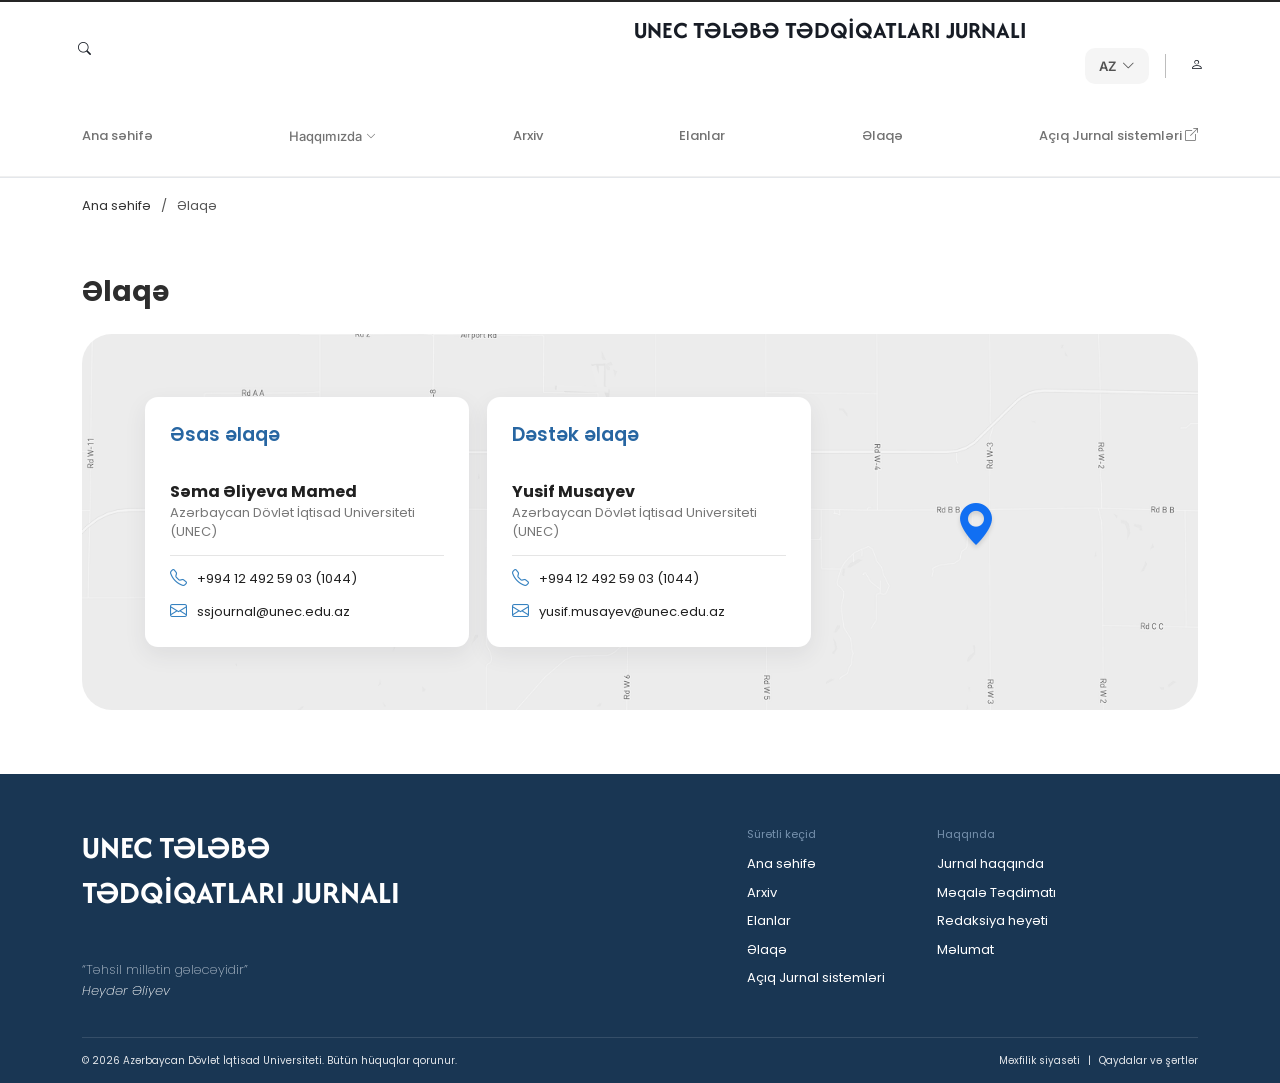
<file: contact.html>
<!doctype html>
<html lang="az">

<head>
    <meta charset="utf-8">
    <meta name="viewport" content="width=device-width, initial-scale=1">
    <title>UNEC Tələbə Tədqiqatları Jurnalı</title>
    <link href="https://cdn.jsdelivr.net/npm/bootstrap@5.3.3/dist/css/bootstrap.min.css" rel="stylesheet">
    <link href="https://cdn.jsdelivr.net/npm/bootstrap-icons@1.11.3/font/bootstrap-icons.css" rel="stylesheet">
    <link rel="stylesheet" href="assets/css/style.css">
</head>

<body>
    <header class="site-header">
        <div class="topbar ">
            <div class="container">
                <div class="header-left">
                    <button class="icon-btn mobile-menu-btn" id="mobileMenuBtn" aria-label="Menyu">
                        <i class="bi bi-list"></i>
                    </button>
                    <a href="search.html" class="icon-btn search-btn" aria-label="Axtarış">
                        <i class="bi bi-search"></i>
                    </a>
                </div>

                <div class="header-center">
                    <a href="index.html" class="title-link">
                        <h1 class="title">UNEC TƏLƏBƏ TƏDQİQATLARI JURNALI</h1>
                    </a>

                    <div class="header-right">
                        <div class="dropdown" id="langDropdown">
                            <button class="dropdown-btn" onclick="toggleDropdown()">
                                <span>AZ</span>
                                <i class="bi bi-chevron-down"></i>
                            </button>

                            <div class="dropdown-menu">
                                <div class="dropdown-item active">
                                    <div class="dropdown-item-left">
                                        <svg class="flag-icon" viewBox="0 0 36 36">
                                            <circle fill="#00B5E2" cx="18" cy="18" r="18" />
                                            <path fill="#E00034" d="M0 12h36v12H0z" />
                                            <path fill="#009A44" d="M0 24h36v12H0z" />
                                            <circle fill="#FFF" cx="17" cy="18" r="4" />
                                            <circle fill="#E00034" cx="18" cy="18" r="3.2" />
                                            <polygon fill="#FFF"
                                                points="21,18 21.7,18.5 21.3,17.7 22,17.2 21.1,17.2 20.8,16.4 20.5,17.2 19.6,17.2 20.3,17.7 19.9,18.5" />
                                        </svg>
                                        <span>Azerbaijan</span>
                                    </div>

                                </div>
                                <div class="dropdown-item">
                                    <div class="dropdown-item-left">
                                        <svg class="flag-icon" viewBox="0 0 36 36">
                                            <clipPath id="uk-clip">
                                                <circle cx="18" cy="18" r="18" />
                                            </clipPath>
                                            <g clip-path="url(#uk-clip)">
                                                <path fill="#00247D" d="M0 0h36v36H0z" />
                                                <path stroke="#FFF" stroke-width="6"
                                                    d="M0 0l36 36M36 0L0 36M18 0v36M0 18h36" />
                                                <path stroke="#CF142B" stroke-width="4" d="M18 0v36M0 18h36" />
                                                <path stroke="#CF142B" stroke-width="2" d="M0 0l36 36M36 0L0 36" />
                                            </g>
                                        </svg>
                                        <span>English</span>
                                    </div>
                                </div>
                                <div class="dropdown-item">
                                    <div class="dropdown-item-left">
                                        <svg class="flag-icon" viewBox="0 0 36 36">
                                            <circle fill="#FFF" cx="18" cy="18" r="18" />
                                            <path fill="#D52B1E" d="M0 24h36v12H0z" />
                                            <path fill="#0039A6" d="M0 12h36v12H0z" />
                                        </svg>
                                        <span>Russian</span>
                                    </div>
                                </div>
                            </div>
                        </div>
                        <div class="divider"></div>
                        <a href="login.html" class="icon-btn" aria-label="Profil">
                            <i class="bi bi-person"></i>
                        </a>
                    </div>
                </div>
            </div>

            <nav class="nav-row d-flex text-center align-items-center">
                <button class="mobile-close-btn" id="mobileCloseBtn" aria-label="Bağla">
                    <i class="bi bi-x"></i>
                </button>
                <div class="container">
                    <a class="nav-link-custom" href="index.html">Ana səhifə</a>

                    <div class="dropdown" id="aboutDropdown">
                        <button class="nav-link-custom dropdown-btn about-btn" onclick="toggleAboutDropdown()"
                            type="button">
                            <span>Haqqımızda</span>
                            <i class="bi bi-chevron-down"></i>
                        </button>

                        <div class="dropdown-menu about-menu">
                            <div class="about-dropdown-item">
                                <a href="/journalSubmission.html">
                                    Jurnal haqqında
                                </a>
                            </div>
                            <div class="about-dropdown-item">
                                <a href="/articleSubmission.html">
                                    Məqalə Təqdimatı
                                </a>
                            </div>
                            <div class="about-dropdown-item">
                                <a href="/editorialBoard.html">
                                    Redaksiya heyəti
                                </a>
                            </div>
                            <div class="about-dropdown-item">
                                <a href="/information.html">
                                    Məlumat
                                </a>
                            </div>
                        </div>
                    </div>

                    <a class="nav-link-custom" href="/archive.html">Arxiv</a>
                    <a class="nav-link-custom" href="/announcement.html">Elanlar</a>
                    <a class="nav-link-custom" href="/contact.html">Əlaqə</a>
                    <a class="nav-link-custom" href="#">Açıq Jurnal sistemləri <i
                            class="bi bi-box-arrow-up-right"></i></a>
                </div>
            </nav>
    </header>

    <!-- ================= BREADCRUMB ================= -->
    <section class="archive-breadcrumb">
        <div class="container archive-container">
            <nav class="archive-breadcrumb-nav">
                <a href="index.html">Ana səhifə</a>
                <span>/</span>
                <span class="current">Əlaqə</span>
            </nav>
        </div>
    </section>

    <main class="contact-section" id="contact">
        <div class="container contact-container">
            <h1 class="contact-heading">Əlaqə</h1>

            <div class="contact-map" aria-label="UNEC əlaqə xəritəsi">
                <div class="map-marker" aria-label="UNEC ünvanı">
                    <i class="bi bi-geo-alt-fill"></i>
                </div>

                <div class="contact-cards">
                    <article class="contact-card">
                        <h2>Əsas əlaqə</h2>
                        <h3>Səma Əliyeva Mamed</h3>
                        <p>Azərbaycan Dövlət İqtisad Universiteti<br>(UNEC)</p>
                        <div class="contact-card-divider"></div>
                        <a href="tel:+994124925903" class="contact-detail">
                            <i class="bi bi-telephone"></i>
                            <span>+994 12 492 59 03 (1044)</span>
                        </a>
                        <a href="mailto:ssjournal@unec.edu.az" class="contact-detail">
                            <i class="bi bi-envelope"></i>
                            <span>ssjournal@unec.edu.az</span>
                        </a>
                    </article>

                    <article class="contact-card">
                        <h2>Dəstək əlaqə</h2>
                        <h3>Yusif Musayev</h3>
                        <p>Azərbaycan Dövlət İqtisad Universiteti<br>(UNEC)</p>
                        <div class="contact-card-divider"></div>
                        <a href="tel:+994124925903" class="contact-detail">
                            <i class="bi bi-telephone"></i>
                            <span>+994 12 492 59 03 (1044)</span>
                        </a>
                        <a href="mailto:yusif.musayev@unec.edu.az" class="contact-detail">
                            <i class="bi bi-envelope"></i>
                            <span>yusif.musayev@unec.edu.az</span>
                        </a>
                    </article>
                </div>
            </div>
        </div>
    </main>
    <footer class="footer">
        <div class="container">
            <div class="row">
                <div class="col-lg-7">
                    <div class="footer-brand">UNEC TƏLƏBƏ<br>TƏDQİQATLARI JURNALI</div>
                    <div class="footer-quote">“Təhsil millətin gələcəyidir”<br><i>Heydər Əliyev</i></div>
                </div>
                <div class="col-6 col-lg-2">
                    <div class="footer-heading">Sürətli keçid</div><a class="footer-link" href="index.html">Ana
                        səhifə</a><a class="footer-link" href="archive.html">Arxiv</a><a class="footer-link"
                        href="announcement.html">Elanlar</a><a class="footer-link" href="contact.html">Əlaqə</a><a
                        class="footer-link" href="systems.html">Açıq Jurnal
                        sistemləri</a>
                </div>
                <div class="col-6 col-lg-3">
                    <div class="footer-heading">Haqqında</div><a class="footer-link"
                        href="journalSubmission.html">Jurnal
                        haqqında</a><a class="footer-link" href="articleSubmission.html">Məqalə Təqdimatı</a><a
                        class="footer-link" href="editorialBoard.html">Redaksiya heyəti</a><a class="footer-link"
                        href="information.html">Məlumat</a>
                </div>
            </div>
            <div class="footer-bottom d-flex flex-column flex-md-row justify-content-between gap-2">
                <div>© <span data-current-year></span> Azərbaycan Dövlət İqtisad Universiteti. Bütün hüquqlar qorunur.
                </div>
                <div>Məxfilik siyasəti<span class="footer-separator">|</span>Qaydalar və
                    şərtlər</div>
            </div>
        </div>
    </footer>
    <script src="https://cdn.jsdelivr.net/npm/bootstrap@5.3.3/dist/js/bootstrap.bundle.min.js"></script>
    <script src="assets/js/main.js"></script>
</body>

</html>
</file>
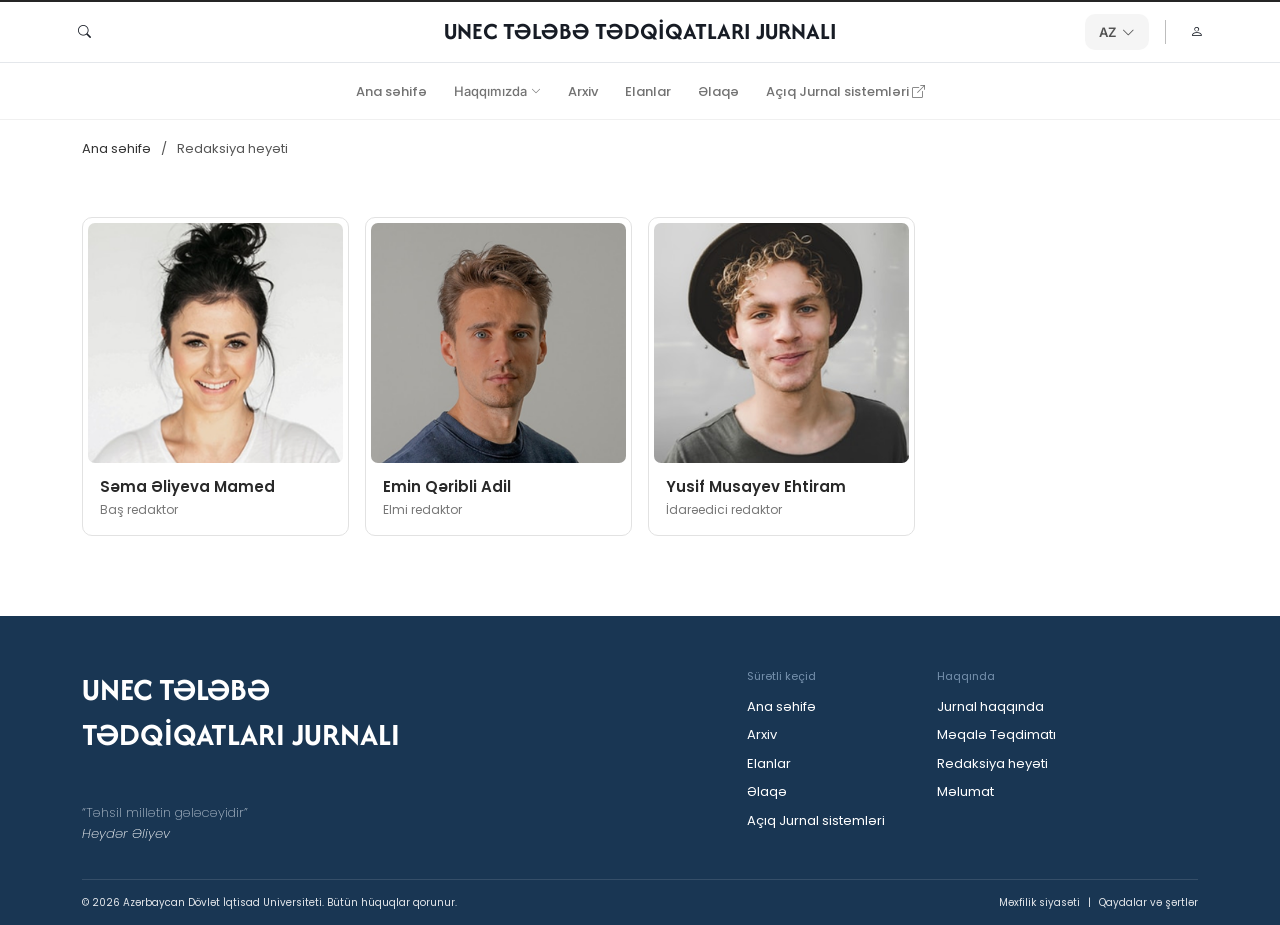
<file: editorialBoard.html>
<!doctype html>
<html lang="az">

<head>
  <meta charset="utf-8">
  <meta name="viewport" content="width=device-width, initial-scale=1">
  <title>UNEC Tələbə Tədqiqatları Jurnalı</title>
  <link href="https://cdn.jsdelivr.net/npm/bootstrap@5.3.3/dist/css/bootstrap.min.css" rel="stylesheet">
  <link href="https://cdn.jsdelivr.net/npm/bootstrap-icons@1.11.3/font/bootstrap-icons.css" rel="stylesheet">
  <link rel="stylesheet" href="assets/css/style.css">
</head>

<body>
  <header class="site-header">
    <div class="topbar ">
      <div class="container">
        <div class="header-left">
          <button class="icon-btn mobile-menu-btn" id="mobileMenuBtn" aria-label="Menyu">
            <i class="bi bi-list"></i>
          </button>
          <a href="search.html" class="icon-btn search-btn" aria-label="Axtarış">
            <i class="bi bi-search"></i>
          </a>
        </div>

        <div class="header-center">
          <a href="index.html" class="title-link">
            <h1 class="title">UNEC TƏLƏBƏ TƏDQİQATLARI JURNALI</h1>
          </a>
        </div>

        <div class="header-right">
          <div class="dropdown" id="langDropdown">
            <button class="dropdown-btn" onclick="toggleDropdown()">
              <span>AZ</span>
              <i class="bi bi-chevron-down"></i>
            </button>

            <div class="dropdown-menu">
              <div class="dropdown-item active">
                <div class="dropdown-item-left">
                  <svg class="flag-icon" viewBox="0 0 36 36">
                    <circle fill="#00B5E2" cx="18" cy="18" r="18" />
                    <path fill="#E00034" d="M0 12h36v12H0z" />
                    <path fill="#009A44" d="M0 24h36v12H0z" />
                    <circle fill="#FFF" cx="17" cy="18" r="4" />
                    <circle fill="#E00034" cx="18" cy="18" r="3.2" />
                    <polygon fill="#FFF"
                      points="21,18 21.7,18.5 21.3,17.7 22,17.2 21.1,17.2 20.8,16.4 20.5,17.2 19.6,17.2 20.3,17.7 19.9,18.5" />
                  </svg>
                  <span>Azerbaijan</span>
                </div>

              </div>
              <div class="dropdown-item">
                <div class="dropdown-item-left">
                  <svg class="flag-icon" viewBox="0 0 36 36">
                    <clipPath id="uk-clip">
                      <circle cx="18" cy="18" r="18" />
                    </clipPath>
                    <g clip-path="url(#uk-clip)">
                      <path fill="#00247D" d="M0 0h36v36H0z" />
                      <path stroke="#FFF" stroke-width="6" d="M0 0l36 36M36 0L0 36M18 0v36M0 18h36" />
                      <path stroke="#CF142B" stroke-width="4" d="M18 0v36M0 18h36" />
                      <path stroke="#CF142B" stroke-width="2" d="M0 0l36 36M36 0L0 36" />
                    </g>
                  </svg>
                  <span>English</span>
                </div>
              </div>
              <div class="dropdown-item">
                <div class="dropdown-item-left">
                  <svg class="flag-icon" viewBox="0 0 36 36">
                    <circle fill="#FFF" cx="18" cy="18" r="18" />
                    <path fill="#D52B1E" d="M0 24h36v12H0z" />
                    <path fill="#0039A6" d="M0 12h36v12H0z" />
                  </svg>
                  <span>Russian</span>
                </div>
              </div>
            </div>
          </div>
          <div class="divider"></div>
          <a href="login.html" class="icon-btn" aria-label="Profil">
            <i class="bi bi-person"></i>
          </a>
        </div>
      </div>
    </div>

    <nav class="nav-row d-flex text-center align-items-center">
      <button class="mobile-close-btn" id="mobileCloseBtn" aria-label="Bağla">
        <i class="bi bi-x"></i>
      </button>
      <div class="container">
        <a class="nav-link-custom" href="index.html">Ana səhifə</a>

        <div class="dropdown" id="aboutDropdown">
          <button class="nav-link-custom dropdown-btn about-btn" onclick="toggleAboutDropdown()" type="button">
            <span>Haqqımızda</span>
            <i class="bi bi-chevron-down"></i>
          </button>

          <div class="dropdown-menu about-menu">
            <div class="about-dropdown-item">
              <a href="/journalSubmission.html">
                Jurnal haqqında
              </a>
            </div>
            <div class="about-dropdown-item">
              <a href="/articleSubmission.html">
                Məqalə Təqdimatı
              </a>
            </div>
            <div class="about-dropdown-item">
              <a href="/editorialBoard.html">
                Redaksiya heyəti
              </a>
            </div>
            <div class="about-dropdown-item">
              <a href="/information.html">
                Məlumat
              </a>
            </div>
          </div>
        </div>

        <a class="nav-link-custom" href="/archive.html">Arxiv</a>
        <a class="nav-link-custom" href="/announcement.html">Elanlar</a>
        <a class="nav-link-custom" href="/contact.html">Əlaqə</a>
        <a class="nav-link-custom" href="#">Açıq Jurnal sistemləri <i class="bi bi-box-arrow-up-right"></i></a>
      </div>
    </nav>
  </header>

  <!-- ================= BREADCRUMB ================= -->
  <section class="archive-breadcrumb">
    <div class="container archive-container">
      <nav class="archive-breadcrumb-nav">
        <a href="index.html">Ana səhifə</a>
        <span>/</span>
        <span class="current">Redaksiya heyəti</span>
      </nav>
    </div>
  </section>

  <main class="editorial-section" id="contact">
    <section class="team-section">
      <div class="container">
        <div class="row g-3">
          <div class="col-12 col-sm-6 col-lg-3">
            <div class="team-card">

              <div class="team-card-image">
                <img src="assets/images/announcements/1.png" alt="Səma Əliyeva Mamed">
              </div>

              <div class="team-card-body">
                <h3 class="team-card-name">
                  Səma Əliyeva Mamed
                </h3>

                <p class="team-card-role">
                  Baş redaktor
                </p>
              </div>

            </div>
          </div>

          <div class="col-12 col-sm-6 col-lg-3">
            <div class="team-card">

              <div class="team-card-image">
                <img src="assets/images/announcements/2.png" alt="Emin Qəribli Adil">
              </div>

              <div class="team-card-body">
                <h3 class="team-card-name">
                  Emin Qəribli Adil
                </h3>

                <p class="team-card-role">
                  Elmi redaktor
                </p>
              </div>

            </div>
          </div>

          <div class="col-12 col-sm-6 col-lg-3">
            <div class="team-card">

              <div class="team-card-image">
                <img src="assets/images/announcements/3.png" alt="Yusif Musayev Ehtiram">
              </div>

              <div class="team-card-body">
                <h3 class="team-card-name">
                  Yusif Musayev Ehtiram
                </h3>

                <p class="team-card-role">
                  İdarəedici redaktor
                </p>
              </div>

            </div>
          </div>
        </div>
      </div>
    </section>
  </main>
  <footer class="footer">
    <div class="container">
      <div class="row">
        <div class="col-lg-7">
          <div class="footer-brand">UNEC TƏLƏBƏ<br>TƏDQİQATLARI JURNALI</div>
          <div class="footer-quote">“Təhsil millətin gələcəyidir”<br><i>Heydər Əliyev</i></div>
        </div>
        <div class="col-6 col-lg-2">
          <div class="footer-heading">Sürətli keçid</div><a class="footer-link" href="index.html">Ana səhifə</a><a
            class="footer-link" href="archive.html">Arxiv</a><a class="footer-link"
            href="announcement.html">Elanlar</a><a class="footer-link" href="contact.html">Əlaqə</a><a
            class="footer-link" href="systems.html">Açıq Jurnal
            sistemləri</a>
        </div>
        <div class="col-6 col-lg-3">
          <div class="footer-heading">Haqqında</div><a class="footer-link" href="journalSubmission.html">Jurnal
            haqqında</a><a class="footer-link" href="articleSubmission.html">Məqalə Təqdimatı</a><a class="footer-link"
            href="editorialBoard.html">Redaksiya heyəti</a><a class="footer-link" href="information.html">Məlumat</a>
        </div>
      </div>
      <div class="footer-bottom d-flex flex-column flex-md-row justify-content-between gap-2">
        <div>© <span data-current-year></span> Azərbaycan Dövlət İqtisad Universiteti. Bütün hüquqlar qorunur.</div>
        <div>Məxfilik siyasəti<span class="footer-separator">|</span>Qaydalar və
          şərtlər</div>
      </div>
    </div>
  </footer>

  <script src="https://cdn.jsdelivr.net/npm/bootstrap@5.3.3/dist/js/bootstrap.bundle.min.js"></script>
  <script src="assets/js/main.js"></script>
</body>

</html>
</file>
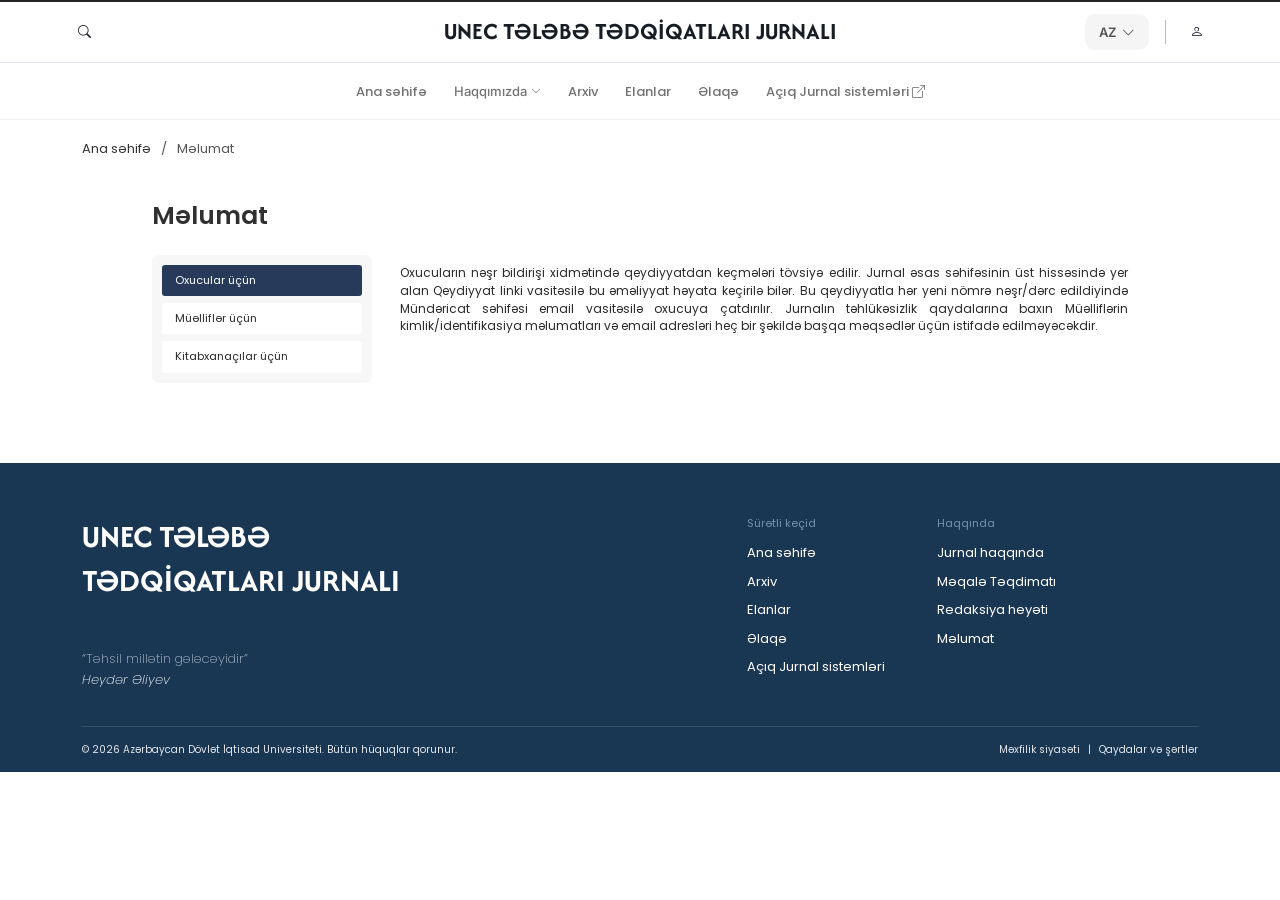
<file: information.html>
<!doctype html>
<html lang="az">

<head>
  <meta charset="utf-8">
  <meta name="viewport" content="width=device-width, initial-scale=1">
  <title>UNEC Tələbə Tədqiqatları Jurnalı</title>
  <link href="https://cdn.jsdelivr.net/npm/bootstrap@5.3.3/dist/css/bootstrap.min.css" rel="stylesheet">
  <link href="https://cdn.jsdelivr.net/npm/bootstrap-icons@1.11.3/font/bootstrap-icons.css" rel="stylesheet">
  <link rel="stylesheet" href="assets/css/style.css">
</head>

<body>
  <header class="site-header">
    <div class="topbar ">
      <div class="container">
        <div class="header-left">
          <button class="icon-btn mobile-menu-btn" id="mobileMenuBtn" aria-label="Menyu">
            <i class="bi bi-list"></i>
          </button>
          <a href="search.html" class="icon-btn search-btn" aria-label="Axtarış">
            <i class="bi bi-search"></i>
          </a>
        </div>

        <div class="header-center">
          <a href="index.html" class="title-link">
            <h1 class="title">UNEC TƏLƏBƏ TƏDQİQATLARI JURNALI</h1>
          </a>
        </div>

        <div class="header-right">
          <div class="dropdown" id="langDropdown">
            <button class="dropdown-btn" onclick="toggleDropdown()">
              <span>AZ</span>
              <i class="bi bi-chevron-down"></i>
            </button>

            <div class="dropdown-menu">
              <div class="dropdown-item active">
                <div class="dropdown-item-left">
                  <svg class="flag-icon" viewBox="0 0 36 36">
                    <circle fill="#00B5E2" cx="18" cy="18" r="18" />
                    <path fill="#E00034" d="M0 12h36v12H0z" />
                    <path fill="#009A44" d="M0 24h36v12H0z" />
                    <circle fill="#FFF" cx="17" cy="18" r="4" />
                    <circle fill="#E00034" cx="18" cy="18" r="3.2" />
                    <polygon fill="#FFF"
                      points="21,18 21.7,18.5 21.3,17.7 22,17.2 21.1,17.2 20.8,16.4 20.5,17.2 19.6,17.2 20.3,17.7 19.9,18.5" />
                  </svg>
                  <span>Azerbaijan</span>
                </div>

              </div>
              <div class="dropdown-item">
                <div class="dropdown-item-left">
                  <svg class="flag-icon" viewBox="0 0 36 36">
                    <clipPath id="uk-clip">
                      <circle cx="18" cy="18" r="18" />
                    </clipPath>
                    <g clip-path="url(#uk-clip)">
                      <path fill="#00247D" d="M0 0h36v36H0z" />
                      <path stroke="#FFF" stroke-width="6" d="M0 0l36 36M36 0L0 36M18 0v36M0 18h36" />
                      <path stroke="#CF142B" stroke-width="4" d="M18 0v36M0 18h36" />
                      <path stroke="#CF142B" stroke-width="2" d="M0 0l36 36M36 0L0 36" />
                    </g>
                  </svg>
                  <span>English</span>
                </div>
              </div>
              <div class="dropdown-item">
                <div class="dropdown-item-left">
                  <svg class="flag-icon" viewBox="0 0 36 36">
                    <circle fill="#FFF" cx="18" cy="18" r="18" />
                    <path fill="#D52B1E" d="M0 24h36v12H0z" />
                    <path fill="#0039A6" d="M0 12h36v12H0z" />
                  </svg>
                  <span>Russian</span>
                </div>
              </div>
            </div>
          </div>
          <div class="divider"></div>
          <a href="login.html" class="icon-btn" aria-label="Profil">
            <i class="bi bi-person"></i>
          </a>
        </div>
      </div>
    </div>

    <nav class="nav-row d-flex text-center align-items-center">
      <button class="mobile-close-btn" id="mobileCloseBtn" aria-label="Bağla">
        <i class="bi bi-x"></i>
      </button>
      <div class="container">
        <a class="nav-link-custom" href="index.html">Ana səhifə</a>

        <div class="dropdown" id="aboutDropdown">
          <button class="nav-link-custom dropdown-btn about-btn" onclick="toggleAboutDropdown()" type="button">
            <span>Haqqımızda</span>
            <i class="bi bi-chevron-down"></i>
          </button>

          <div class="dropdown-menu about-menu">
            <div class="about-dropdown-item">
              <a href="/journalSubmission.html">
                Jurnal haqqında
              </a>
            </div>
            <div class="about-dropdown-item">
              <a href="/articleSubmission.html">
                Məqalə Təqdimatı
              </a>
            </div>
            <div class="about-dropdown-item">
              <a href="/editorialBoard.html">
                Redaksiya heyəti
              </a>
            </div>
            <div class="about-dropdown-item">
              <a href="/information.html">
                Məlumat
              </a>
            </div>
          </div>
        </div>

        <a class="nav-link-custom" href="/archive.html">Arxiv</a>
        <a class="nav-link-custom" href="/announcement.html">Elanlar</a>
        <a class="nav-link-custom" href="/contact.html">Əlaqə</a>
        <a class="nav-link-custom" href="#">Açıq Jurnal sistemləri <i class="bi bi-box-arrow-up-right"></i></a>
      </div>
    </nav>
  </header>

  <!-- ================= BREADCRUMB ================= -->
  <section class="archive-breadcrumb">
    <div class="container archive-container">
      <nav class="archive-breadcrumb-nav">
        <a href="index.html">Ana səhifə</a>
        <span>/</span>
        <span class="current">Məlumat</span>
      </nav>
    </div>
  </section>

  <main class="content-section">
    <div class="container content-container">
      <h1 class="content-heading">Məlumat</h1>

      <div class="content-layout">
        <nav class="content-nav" aria-label="Bölmələr">
          <a href="#purpose" class="active" data-tab="purpose">
            Oxucular üçün
          </a>

          <a href="#fields" data-tab="fields">
            Müəlliflər üçün
          </a>

          <a href="#articles" data-tab="articles">
            Kitabxanaçılar üçün
          </a>
        </nav>

        <article class="content-body">
          <section id="purpose" class="tab-panel active" data-panel="purpose">
            <p>
              Oxucuların nəşr bildirişi xidmətində qeydiyyatdan keçmələri tövsiyə edilir. Jurnal əsas
              səhifəsinin üst hissəsində yer alan Qeydiyyat linki vasitəsilə bu əməliyyat həyata keçirilə
              bilər. Bu qeydiyyatla hər yeni nömrə nəşr/dərc edildiyində Mündəricat səhifəsi email
              vasitəsilə oxucuya çatdırılır. Jurnalın təhlükəsizlik qaydalarına baxın Müəlliflərin
              kimlik/identifikasiya məlumatları və email adresləri heç bir şəkildə başqa məqsədlər üçün
              istifadə edilməyəcəkdir.
            </p>
          </section>

          <section id="fields" class="tab-panel" data-panel="fields" hidden>
            <p>Jurnalımıza məqalə göndərməyi düşünürsünüzsə <a href="">Jurnal Haqqında</a> linki vasitəsilə
              Jurnal nəşr politikası və <a href="">Müəllif Bələdçisi</a> 'ni əldə edə bilərsiniz.
              Müəlliflər jurnala məqalə göndərməzdən etmədən əvvəl <a href="">register</a> üzv
              olmalıdırlar. Məqalə prosesi <a href="">Üzv girişi</a> linki vasitəsilə 5 addımda həyata
              keçirilir.</p>
          </section>

          <section id="articles" class="tab-panel" data-panel="articles" hidden>
            <p>Kitabxanalara bu açıq girişli jurnalı elektron jurnallar arasına almaları tövsiyə edilir.
              Açıq Jurnal Sistemləri ilə bağlı ətraflı məlumat <a href="">Public Knowledge
                Project</a> linkindən əldə edilə bilər.</p>
          </section>

          <section id="submission" class="tab-panel" data-panel="submission" hidden>
            <p>Jurnala UNEC-də bakalavriatura və magistratura pillələrində təhsil alan tələbələrin
              tərəfindən aparılmış tədqiqat nəticələri qəbul olunur.</p>
            <p>
              Məqalələr jurnalın rəsmi elektron poçt ünvanına ( <a
                href="mailto:ssjournal@unec.edu.az">ssjournal@unec.edu.az </a>) göndərilə, və ya
              jurnalın vebsaytı vasitəsilə təqdim oluna bilər. Göndərilən məqalələr akademik etikaya uyğun
              olmalı və müəlliflik hüquqları qorunmalıdır.
            </p>
          </section>

          <section id="ethics" class="tab-panel" data-panel="ethics" hidden>
            <p>Bütün məqalələr plagiat yoxlamasından keçirilməlidir. Tədqiqat işləri akademik dürüstlük və
              elmi etikaya uyğun hazırlanmalıdır. Müəlliflik hüquqlarının pozulması, plagiat və etik
              standartların pozulması halları qəbul edilmir. Jurnal müəlliflərdən tədqiqat işlərinin
              orijinallığını təmin etməyi, mənbələrə düzgün istinad verməyi və məsuliyyətli elmi davranışı
              gözləyi</p>
          </section>

          <section id="copyright" class="tab-panel" data-panel="copyright" hidden>
            <p>Təqdimatınızı tamamlamazdan əvvəl daxil etdiyiniz məlumatları nəzərdən keçirin. Hər bölmənin
              yuxarısında yerləşən “Redaktə et” düyməsini klikləməklə istənilən məlumatda dəyişiklik edə
              bilərsiniz.</p>
            <p>Təqdimatınızı tamamladıqdan sonra redaksiya heyətimizin üzvlərindən biri onu nəzərdən
              keçirmək üçün təyin olunacaq. Zəhmət olmasa, burada təqdim etdiyiniz məlumatların mümkün
              qədər dəqiq olmasına diqqət yetirin.</p>
          </section>

          <section id="privacy" class="tab-panel" data-panel="privacy" hidden>
            <p>
              Bu jurnal saytındakı adlar və email adresləri bu jurnalın qeyd olunan məqsədləri üçün
              istifadə ediləcəkdir. Başqa məqsədlər və ya başqa bölümlər üçün istifadə edilməyəcəkdir.
            </p>
          </section>
        </article>
      </div>
    </div>
  </main>

  <footer class="footer">
    <div class="container">
      <div class="row">
        <div class="col-lg-7">
          <div class="footer-brand">UNEC TƏLƏBƏ<br>TƏDQİQATLARI JURNALI</div>
          <div class="footer-quote">“Təhsil millətin gələcəyidir”<br><i>Heydər Əliyev</i></div>
        </div>
        <div class="col-6 col-lg-2">
          <div class="footer-heading">Sürətli keçid</div><a class="footer-link" href="index.html">Ana səhifə</a><a
            class="footer-link" href="archive.html">Arxiv</a><a class="footer-link"
            href="announcement.html">Elanlar</a><a class="footer-link" href="contact.html">Əlaqə</a><a
            class="footer-link" href="systems.html">Açıq Jurnal
            sistemləri</a>
        </div>
        <div class="col-6 col-lg-3">
          <div class="footer-heading">Haqqında</div><a class="footer-link" href="journalSubmission.html">Jurnal
            haqqında</a><a class="footer-link" href="articleSubmission.html">Məqalə Təqdimatı</a><a class="footer-link"
            href="editorialBoard.html">Redaksiya heyəti</a><a class="footer-link" href="information.html">Məlumat</a>
        </div>
      </div>
      <div class="footer-bottom d-flex flex-column flex-md-row justify-content-between gap-2">
        <div>© <span data-current-year></span> Azərbaycan Dövlət İqtisad Universiteti. Bütün hüquqlar qorunur.</div>
        <div>Məxfilik siyasəti<span class="footer-separator">|</span>Qaydalar və
          şərtlər</div>
      </div>
    </div>
  </footer>

  <script src="https://cdn.jsdelivr.net/npm/bootstrap@5.3.3/dist/js/bootstrap.bundle.min.js"></script>
  <script src="assets/js/main.js"></script>
</body>

</html>
</file>
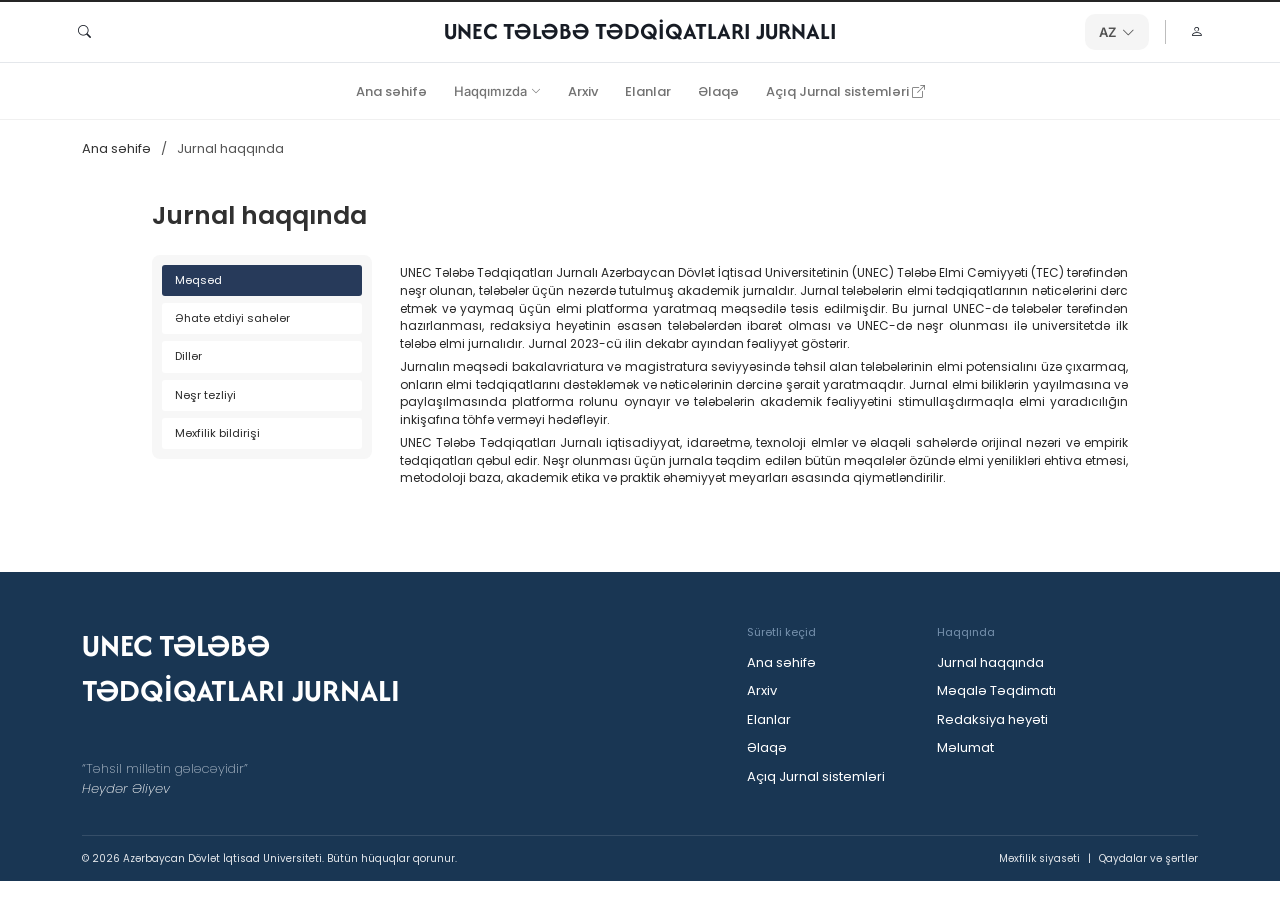
<file: journalSubmission.html>
<!doctype html>
<html lang="az">

<head>
  <meta charset="utf-8">
  <meta name="viewport" content="width=device-width, initial-scale=1">
  <title>UNEC Tələbə Tədqiqatları Jurnalı</title>
  <link href="https://cdn.jsdelivr.net/npm/bootstrap@5.3.3/dist/css/bootstrap.min.css" rel="stylesheet">
  <link href="https://cdn.jsdelivr.net/npm/bootstrap-icons@1.11.3/font/bootstrap-icons.css" rel="stylesheet">
  <link rel="stylesheet" href="assets/css/style.css">
</head>

<body>
  <header class="site-header">
    <div class="topbar ">
      <div class="container">
        <div class="header-left">
          <button class="icon-btn mobile-menu-btn" id="mobileMenuBtn" aria-label="Menyu">
            <i class="bi bi-list"></i>
          </button>
          <a href="search.html" class="icon-btn search-btn" aria-label="Axtarış">
            <i class="bi bi-search"></i>
          </a>
        </div>

        <div class="header-center">
          <a href="index.html" class="title-link">
            <h1 class="title">UNEC TƏLƏBƏ TƏDQİQATLARI JURNALI</h1>
          </a>
        </div>

        <div class="header-right">
          <div class="dropdown" id="langDropdown">
            <button class="dropdown-btn" onclick="toggleDropdown()">
              <span>AZ</span>
              <i class="bi bi-chevron-down"></i>
            </button>

            <div class="dropdown-menu">
              <div class="dropdown-item active">
                <div class="dropdown-item-left">
                  <svg class="flag-icon" viewBox="0 0 36 36">
                    <circle fill="#00B5E2" cx="18" cy="18" r="18" />
                    <path fill="#E00034" d="M0 12h36v12H0z" />
                    <path fill="#009A44" d="M0 24h36v12H0z" />
                    <circle fill="#FFF" cx="17" cy="18" r="4" />
                    <circle fill="#E00034" cx="18" cy="18" r="3.2" />
                    <polygon fill="#FFF"
                      points="21,18 21.7,18.5 21.3,17.7 22,17.2 21.1,17.2 20.8,16.4 20.5,17.2 19.6,17.2 20.3,17.7 19.9,18.5" />
                  </svg>
                  <span>Azerbaijan</span>
                </div>

              </div>
              <div class="dropdown-item">
                <div class="dropdown-item-left">
                  <svg class="flag-icon" viewBox="0 0 36 36">
                    <clipPath id="uk-clip">
                      <circle cx="18" cy="18" r="18" />
                    </clipPath>
                    <g clip-path="url(#uk-clip)">
                      <path fill="#00247D" d="M0 0h36v36H0z" />
                      <path stroke="#FFF" stroke-width="6" d="M0 0l36 36M36 0L0 36M18 0v36M0 18h36" />
                      <path stroke="#CF142B" stroke-width="4" d="M18 0v36M0 18h36" />
                      <path stroke="#CF142B" stroke-width="2" d="M0 0l36 36M36 0L0 36" />
                    </g>
                  </svg>
                  <span>English</span>
                </div>
              </div>
              <div class="dropdown-item">
                <div class="dropdown-item-left">
                  <svg class="flag-icon" viewBox="0 0 36 36">
                    <circle fill="#FFF" cx="18" cy="18" r="18" />
                    <path fill="#D52B1E" d="M0 24h36v12H0z" />
                    <path fill="#0039A6" d="M0 12h36v12H0z" />
                  </svg>
                  <span>Russian</span>
                </div>
              </div>
            </div>
          </div>
          <div class="divider"></div>
          <a href="login.html" class="icon-btn" aria-label="Profil">
            <i class="bi bi-person"></i>
          </a>
        </div>
      </div>
    </div>

    <nav class="nav-row d-flex text-center align-items-center">
      <button class="mobile-close-btn" id="mobileCloseBtn" aria-label="Bağla">
        <i class="bi bi-x"></i>
      </button>
      <div class="container">
        <a class="nav-link-custom" href="index.html">Ana səhifə</a>

        <div class="dropdown" id="aboutDropdown">
          <button class="nav-link-custom dropdown-btn about-btn" onclick="toggleAboutDropdown()" type="button">
            <span>Haqqımızda</span>
            <i class="bi bi-chevron-down"></i>
          </button>

          <div class="dropdown-menu about-menu">
            <div class="about-dropdown-item">
              <a href="/journalSubmission.html">
                Jurnal haqqında
              </a>
            </div>
            <div class="about-dropdown-item">
              <a href="/articleSubmission.html">
                Məqalə Təqdimatı
              </a>
            </div>
            <div class="about-dropdown-item">
              <a href="/editorialBoard.html">
                Redaksiya heyəti
              </a>
            </div>
            <div class="about-dropdown-item">
              <a href="/information.html">
                Məlumat
              </a>
            </div>
          </div>
        </div>

        <a class="nav-link-custom" href="/archive.html">Arxiv</a>
        <a class="nav-link-custom" href="/announcement.html">Elanlar</a>
        <a class="nav-link-custom" href="/contact.html">Əlaqə</a>
        <a class="nav-link-custom" href="#">Açıq Jurnal sistemləri <i class="bi bi-box-arrow-up-right"></i></a>
      </div>
    </nav>
  </header>

  <!-- ================= BREADCRUMB ================= -->
  <section class="archive-breadcrumb">
    <div class="container archive-container">
      <nav class="archive-breadcrumb-nav">
        <a href="index.html">Ana səhifə</a>
        <span>/</span>
        <span class="current">Jurnal haqqında</span>
      </nav>
    </div>
  </section>

  <main class="content-section" id="journal">
    <div class="container content-container">
      <h1 class="content-heading">Jurnal haqqında</h1>
      <div class="content-layout">
        <nav class="content-nav" aria-label="Jurnal haqqında bölmələri">

          <a href="#purpose" class="active" data-tab="purpose">
            Məqsəd
          </a>

          <a href="#fields" data-tab="fields">
            Əhatə etdiyi sahələr
          </a>

          <a href="#languages" data-tab="languages">
            Dillər
          </a>

          <a href="#submission" data-tab="submission">
            Nəşr tezliyi
          </a>

          <a href="#privacy" data-tab="privacy">
            Məxfilik bildirişi
          </a>

        </nav>

        <article class="content-body">

          <section id="purpose" class="tab-panel active" data-panel="purpose">
            <p>
              UNEC Tələbə Tədqiqatları Jurnalı Azərbaycan Dövlət İqtisad
              Universitetinin (UNEC) Tələbə Elmi Cəmiyyəti (TEC) tərəfindən
              nəşr olunan, tələbələr üçün nəzərdə tutulmuş akademik jurnaldır.
              Jurnal tələbələrin elmi tədqiqatlarının nəticələrini dərc etmək
              və yaymaq üçün elmi platforma yaratmaq məqsədilə təsis edilmişdir.
              Bu jurnal UNEC-də tələbələr tərəfindən hazırlanması, redaksiya
              heyətinin əsasən tələbələrdən ibarət olması və UNEC-də nəşr
              olunması ilə universitetdə ilk tələbə elmi jurnalıdır.
              Jurnal 2023-cü ilin dekabr ayından fəaliyyət göstərir.
            </p>
            <p>
              Jurnalın məqsədi bakalavriatura və magistratura səviyyəsində
              təhsil alan tələbələrinin elmi potensialını üzə çıxarmaq,
              onların elmi tədqiqatlarını dəstəkləmək və nəticələrinin
              dərcinə şərait yaratmaqdır. Jurnal elmi biliklərin yayılmasına
              və paylaşılmasında platforma rolunu oynayır və tələbələrin
              akademik fəaliyyətini stimullaşdırmaqla elmi yaradıcılığın
              inkişafına töhfə verməyi hədəfləyir.
            </p>
            <p>
              UNEC Tələbə Tədqiqatları Jurnalı iqtisadiyyat, idarəetmə,
              texnoloji elmlər və əlaqəli sahələrdə orijinal nəzəri və
              empirik tədqiqatları qəbul edir. Nəşr olunması üçün jurnala
              təqdim edilən bütün məqalələr özündə elmi yenilikləri ehtiva
              etməsi, metodoloji baza, akademik etika və praktik əhəmiyyət
              meyarları əsasında qiymətləndirilir.
            </p>
          </section>

          <section id="fields" class="tab-panel" data-panel="fields" hidden>
            <p>
              Jurnal aşağıdakı sahələr üzrə tədqiqat işlərini qəbul edir:
            </p>

            <ul>
              <li>İqtisadiyyat (makroiqtisadiyyat və mikroiqtisadiyyat)</li>
              <li>Regional, milli və qlobal iqtisadi inkişaf</li>
              <li>Davamlı inkişaf, ekologiya və ətraf mühitin iqtisadiyyatı</li>
              <li>İqtisadi siyasət, dövlət tənzimlənməsi və fiskal idarəetmə</li>
              <li>Vergi və vergiqoyma sistemi</li>
              <li>Biznes və sahibkarlığın idarə edilməsi</li>
              <li>Strateji menecment və korporativ idarəetmə</li>
              <li>Maliyyə və maliyyə bazarları</li>
              <li>Mühasibat uçotu və audit</li>
              <li>Bank işi və sığorta</li>
              <li>Statistika, ekonometrika və kəmiyyət təhlili metodları</li>
              <li>Beynəlxalq ticarət və logistika</li>
              <li>Beynəlxalq iqtisadi münasibətlər</li>
              <li>
                Rəqəmsal iqtisadiyyat, informasiya texnologiyaları
                və data analitikası
              </li>
              <li>
                Texnoloji elmlər, mühəndislik və onların iqtisadi
                tətbiqləri
              </li>
              <li>
                Sosial iş, sosial siyasət və sosial rifah
              </li>
              <li>
                Dizayn (texniki estetika, qrafik dizayn, geyim dizaynı,
                vizual dizayn və media)
              </li>
            </ul>
          </section>

          <section id="languages" class="tab-panel" data-panel="languages" hidden>
            <p>
              Jurnal məqalələri Azərbaycan, Türk, İngilis və Rus dillərində
              qəbul edir.
            </p>
          </section>

          <section id="submission" class="tab-panel" data-panel="submission" hidden>
            <p>
              Jurnal ildə iki dəfə nəşr olunur.
            </p>
          </section>

          <section id="privacy" class="tab-panel" data-panel="privacy" hidden>
            <p>
              Bu jurnal saytındakı adlar və email adresləri bu jurnalın
              qeyd olunan məqsədləri üçün istifadə ediləcəkdir.
              Başqa məqsədlər və ya başqa bölümlər üçün istifadə
              edilməyəcəkdir.
            </p>
          </section>

        </article>

      </div>
    </div>
  </main>

  <footer class="footer">
    <div class="container">
      <div class="row">
        <div class="col-lg-7">
          <div class="footer-brand">UNEC TƏLƏBƏ<br>TƏDQİQATLARI JURNALI</div>
          <div class="footer-quote">“Təhsil millətin gələcəyidir”<br><i>Heydər Əliyev</i></div>
        </div>
        <div class="col-6 col-lg-2">
          <div class="footer-heading">Sürətli keçid</div><a class="footer-link" href="index.html">Ana səhifə</a><a
            class="footer-link" href="archive.html">Arxiv</a><a class="footer-link"
            href="announcement.html">Elanlar</a><a class="footer-link" href="contact.html">Əlaqə</a><a
            class="footer-link" href="systems.html">Açıq Jurnal
            sistemləri</a>
        </div>
        <div class="col-6 col-lg-3">
          <div class="footer-heading">Haqqında</div><a class="footer-link" href="journalSubmission.html">Jurnal
            haqqında</a><a class="footer-link" href="articleSubmission.html">Məqalə Təqdimatı</a><a class="footer-link"
            href="editorialBoard.html">Redaksiya heyəti</a><a class="footer-link" href="information.html">Məlumat</a>
        </div>
      </div>
      <div class="footer-bottom d-flex flex-column flex-md-row justify-content-between gap-2">
        <div>© <span data-current-year></span> Azərbaycan Dövlət İqtisad Universiteti. Bütün hüquqlar qorunur.</div>
        <div>Məxfilik siyasəti<span class="footer-separator">|</span>Qaydalar və
          şərtlər</div>
      </div>
    </div>
  </footer>

  <script src="https://cdn.jsdelivr.net/npm/bootstrap@5.3.3/dist/js/bootstrap.bundle.min.js"></script>
  <script src="assets/js/main.js"></script>
</body>

</html>
</file>
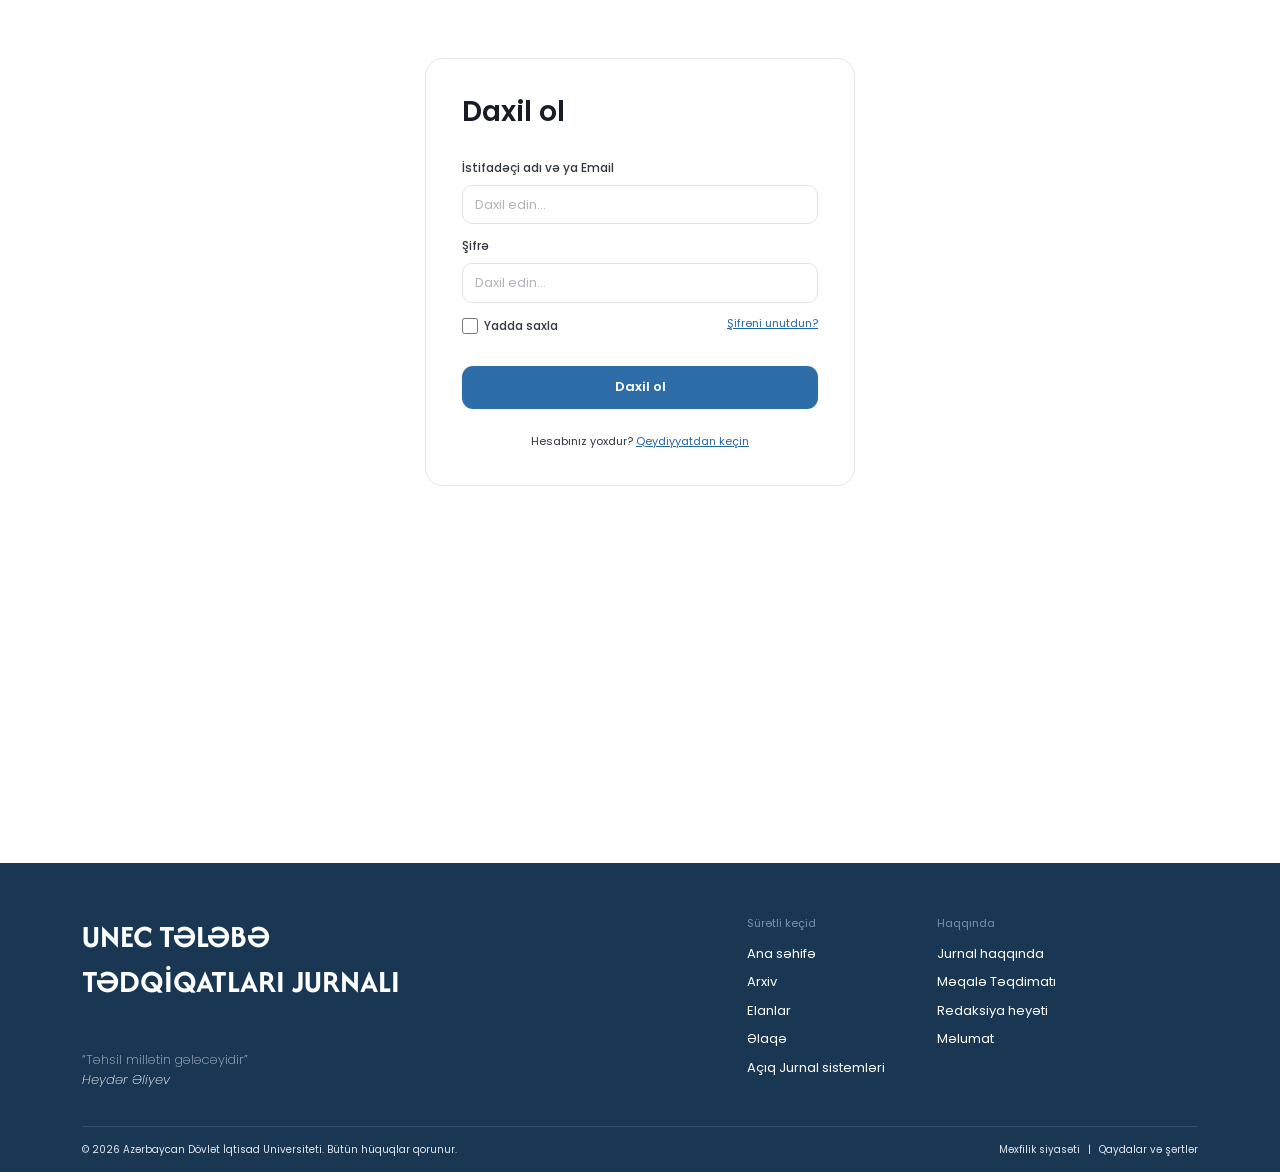
<file: login.html>
<!doctype html>
<html lang="az">

<head>
    <meta charset="utf-8">
    <meta name="viewport" content="width=device-width, initial-scale=1">
    <title>UNEC Tələbə Tədqiqatları Jurnalı</title>
    <link href="https://cdn.jsdelivr.net/npm/bootstrap@5.3.3/dist/css/bootstrap.min.css" rel="stylesheet">
    <link href="https://cdn.jsdelivr.net/npm/bootstrap-icons@1.11.3/font/bootstrap-icons.css" rel="stylesheet">
    <link rel="stylesheet" href="assets/css/style.css">
</head>

<body class="login-page">
    <header class="site-header">
        <div class="topbar ">
            <div class="container">
                <div class="header-left">
                    <button class="icon-btn mobile-menu-btn" id="mobileMenuBtn" aria-label="Menyu">
                        <i class="bi bi-list"></i>
                    </button>
                    <a href="search.html" class="icon-btn search-btn" aria-label="Axtarış">
                        <i class="bi bi-search"></i>
                    </a>
                </div>

                <div class="header-center">
                    <a href="index.html" class="title-link">
                        <h1 class="title">UNEC TƏLƏBƏ TƏDQİQATLARI JURNALI</h1>
                    </a>

                    <div class="header-right">
                        <div class="dropdown" id="langDropdown">
                            <button class="dropdown-btn" onclick="toggleDropdown()">
                                <span>AZ</span>
                                <i class="bi bi-chevron-down"></i>
                            </button>

                            <div class="dropdown-menu">
                                <div class="dropdown-item active">
                                    <div class="dropdown-item-left">
                                        <svg class="flag-icon" viewBox="0 0 36 36">
                                            <circle fill="#00B5E2" cx="18" cy="18" r="18" />
                                            <path fill="#E00034" d="M0 12h36v12H0z" />
                                            <path fill="#009A44" d="M0 24h36v12H0z" />
                                            <circle fill="#FFF" cx="17" cy="18" r="4" />
                                            <circle fill="#E00034" cx="18" cy="18" r="3.2" />
                                            <polygon fill="#FFF"
                                                points="21,18 21.7,18.5 21.3,17.7 22,17.2 21.1,17.2 20.8,16.4 20.5,17.2 19.6,17.2 20.3,17.7 19.9,18.5" />
                                        </svg>
                                        <span>Azerbaijan</span>
                                    </div>

                                </div>
                                <div class="dropdown-item">
                                    <div class="dropdown-item-left">
                                        <svg class="flag-icon" viewBox="0 0 36 36">
                                            <clipPath id="uk-clip">
                                                <circle cx="18" cy="18" r="18" />
                                            </clipPath>
                                            <g clip-path="url(#uk-clip)">
                                                <path fill="#00247D" d="M0 0h36v36H0z" />
                                                <path stroke="#FFF" stroke-width="6"
                                                    d="M0 0l36 36M36 0L0 36M18 0v36M0 18h36" />
                                                <path stroke="#CF142B" stroke-width="4" d="M18 0v36M0 18h36" />
                                                <path stroke="#CF142B" stroke-width="2" d="M0 0l36 36M36 0L0 36" />
                                            </g>
                                        </svg>
                                        <span>English</span>
                                    </div>
                                </div>
                                <div class="dropdown-item">
                                    <div class="dropdown-item-left">
                                        <svg class="flag-icon" viewBox="0 0 36 36">
                                            <circle fill="#FFF" cx="18" cy="18" r="18" />
                                            <path fill="#D52B1E" d="M0 24h36v12H0z" />
                                            <path fill="#0039A6" d="M0 12h36v12H0z" />
                                        </svg>
                                        <span>Russian</span>
                                    </div>
                                </div>
                            </div>
                        </div>
                        <div class="divider"></div>
                        <a href="login.html" class="icon-btn" aria-label="Profil">
                            <i class="bi bi-person"></i>
                        </a>
                    </div>
                </div>
            </div>

            <nav class="nav-row d-flex text-center align-items-center">
                <button class="mobile-close-btn" id="mobileCloseBtn" aria-label="Bağla">
                    <i class="bi bi-x"></i>
                </button>
                <div class="container">
                    <a class="nav-link-custom" href="index.html">Ana səhifə</a>

                    <div class="dropdown" id="aboutDropdown">
                        <button class="nav-link-custom dropdown-btn about-btn" onclick="toggleAboutDropdown()"
                            type="button">
                            <span>Haqqımızda</span>
                            <i class="bi bi-chevron-down"></i>
                        </button>

                        <div class="dropdown-menu about-menu">
                            <div class="about-dropdown-item">
                                <a href="/journalSubmission.html">
                                    Jurnal haqqında
                                </a>
                            </div>
                            <div class="about-dropdown-item">
                                <a href="/articleSubmission.html">
                                    Məqalə Təqdimatı
                                </a>
                            </div>
                            <div class="about-dropdown-item">
                                <a href="/editorialBoard.html">
                                    Redaksiya heyəti
                                </a>
                            </div>
                            <div class="about-dropdown-item">
                                <a href="/information.html">
                                    Məlumat
                                </a>
                            </div>
                        </div>
                    </div>

                    <a class="nav-link-custom" href="/archive.html">Arxiv</a>
                    <a class="nav-link-custom" href="/announcement.html">Elanlar</a>
                    <a class="nav-link-custom" href="/contact.html">Əlaqə</a>
                    <a class="nav-link-custom" href="#">Açıq Jurnal sistemləri <i
                            class="bi bi-box-arrow-up-right"></i></a>
                </div>
            </nav>
    </header>
    <main class="auth-section" id="main-content">
        <section class="auth-card" aria-labelledby="login-title" data-auth-view="login">
            <h2 id="login-title">Daxil ol</h2>
            <form class="auth-form">
                <label for="login-email">İstifadəçi adı və ya Email</label>
                <input id="login-email" name="email" type="email" placeholder="Daxil edin..." autocomplete="email"
                    required>

                <label for="login-password">Şifrə</label>
                <input id="login-password" name="password" type="password" placeholder="Daxil edin..."
                    autocomplete="current-password" required>

                <div class="auth-options">
                    <label class="remember-me" for="remember-login">
                        <input id="remember-login" type="checkbox">
                        <span>Yadda saxla</span>
                    </label>
                    <button class="auth-link" type="button" data-auth-target="forgot">Şifrəni unutdun?</button>
                </div>

                <button class="auth-submit" type="submit">Daxil ol</button>
            </form>
            <p class="auth-footer">Hesabınız yoxdur? <a class="auth-link" href="register.html">Qeydiyyatdan keçin</a>
            </p>
        </section>

        <section class="auth-card auth-card-forgot" aria-labelledby="forgot-title" data-auth-view="forgot" hidden>
            <button class="back-link" type="button" data-auth-target="login"><i class="bi bi-arrow-left"></i>
                Geri</button>
            <h2 id="forgot-title">Şifrəni yeniləyin</h2>
            <p class="auth-description">Hesabınızın e-poçt ünvanını aşağıya daxil etsəniz, parolunuzu necə sıfırlamaq
                barədə təlimatlar ehtiva edən e-poçt göndəriləcək.</p>
            <form class="auth-form">
                <label for="reset-email">Email</label>
                <input id="reset-email" name="email" type="email" placeholder="Daxil edin..." autocomplete="email"
                    required>
                <button class="auth-submit" type="submit">Şifrəni sıfırlayın</button>
            </form>
            <p class="auth-footer">Hesabınız yoxdur? <a class="auth-link" href="register.html">Qeydiyyatdan keçin</a>
            </p>
        </section>
    </main>

    <div class="auth-modal" data-auth-modal hidden>
        <div class="auth-modal__backdrop" data-modal-close></div>
        <section class="auth-modal__dialog" role="dialog" aria-modal="true" aria-labelledby="email-sent-title">
            <button class="auth-modal__close" type="button" aria-label="Bağla" data-modal-close>
                <i class="bi bi-x"></i>
            </button>
            <div class="auth-modal__icon" aria-hidden="true"><i class="bi bi-check-lg"></i></div>
            <h2 id="email-sent-title">Email göndərildi!</h2>
            <p>Doğrulama mesajı email ünvanınıza göndərildi. Şifrənizi yeniləmək üçün bu emaildəki təlimatları tətbiq
                edin.</p>
            <button class="auth-submit auth-modal__submit" type="button" data-modal-close>Daxil ol</button>
        </section>
    </div>

    <footer class="footer">
        <div class="container">
            <div class="row">
                <div class="col-lg-7">
                    <div class="footer-brand">UNEC TƏLƏBƏ<br>TƏDQİQATLARI JURNALI</div>
                    <div class="footer-quote">“Təhsil millətin gələcəyidir”<br><i>Heydər Əliyev</i></div>
                </div>
                <div class="col-6 col-lg-2">
                    <div class="footer-heading">Sürətli keçid</div><a class="footer-link" href="index.html">Ana
                        səhifə</a><a class="footer-link" href="archive.html">Arxiv</a><a class="footer-link"
                        href="announcement.html">Elanlar</a><a class="footer-link" href="contact.html">Əlaqə</a><a
                        class="footer-link" href="systems.html">Açıq Jurnal
                        sistemləri</a>
                </div>
                <div class="col-6 col-lg-3">
                    <div class="footer-heading">Haqqında</div><a class="footer-link"
                        href="journalSubmission.html">Jurnal
                        haqqında</a><a class="footer-link" href="articleSubmission.html">Məqalə Təqdimatı</a><a
                        class="footer-link" href="editorialBoard.html">Redaksiya heyəti</a><a class="footer-link"
                        href="information.html">Məlumat</a>
                </div>
            </div>
            <div class="footer-bottom d-flex flex-column flex-md-row justify-content-between gap-2">
                <div>© <span data-current-year></span> Azərbaycan Dövlət İqtisad Universiteti. Bütün hüquqlar qorunur.
                </div>
                <div>Məxfilik siyasəti<span class="footer-separator">|</span>Qaydalar və
                    şərtlər</div>
            </div>
        </div>
    </footer>

    <script src="https://cdn.jsdelivr.net/npm/bootstrap@5.3.3/dist/js/bootstrap.bundle.min.js"></script>
    <script src="assets/js/main.js"></script>
</body>

</html>
</file>
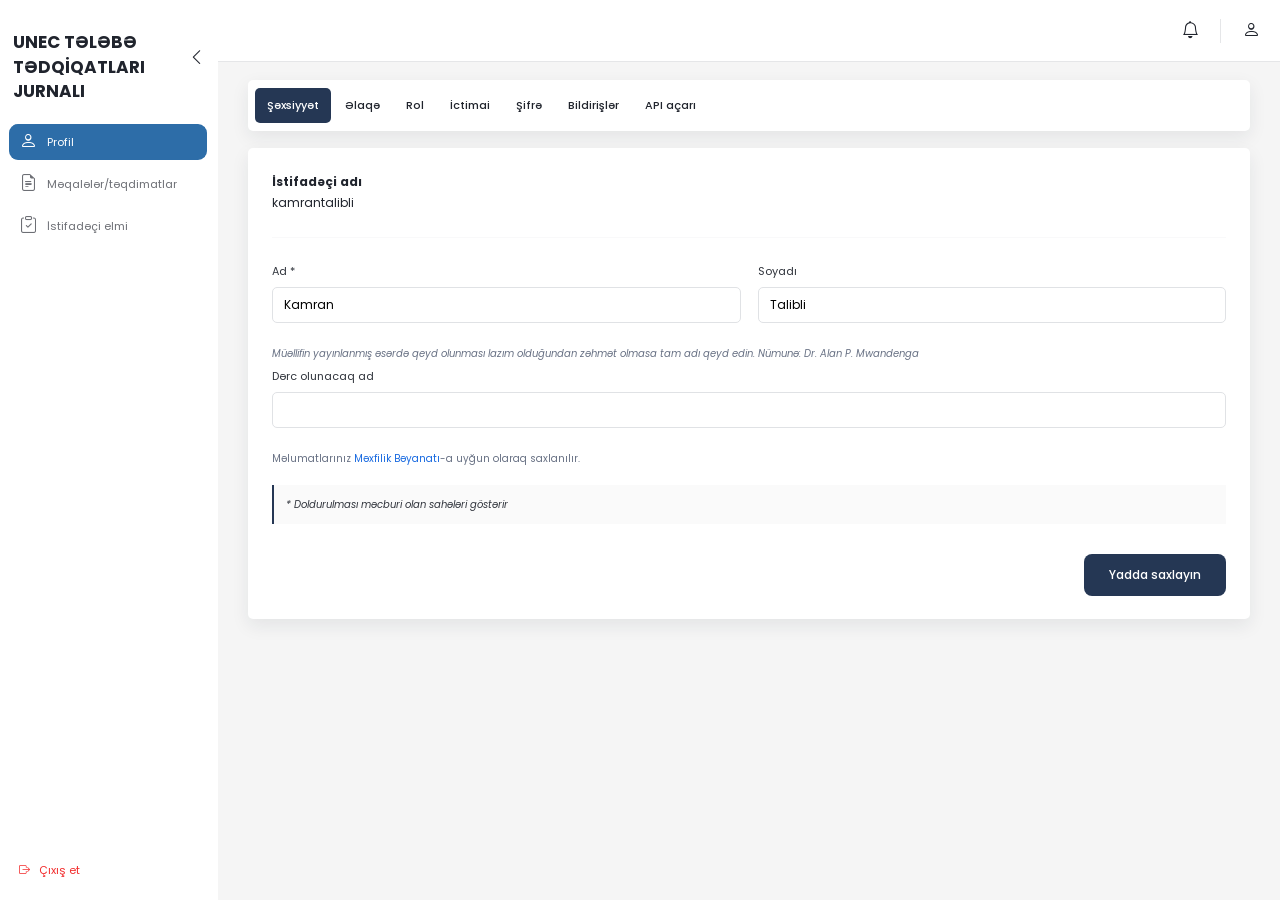
<file: profile.html>
<!doctype html>
<html lang="az">

<head>
  <meta charset="utf-8">
  <meta name="viewport" content="width=device-width, initial-scale=1">
  <title>Profil | UNEC Tələbə Tədqiqatları Jurnalı</title>
  <link href="https://cdn.jsdelivr.net/npm/bootstrap@5.3.3/dist/css/bootstrap.min.css" rel="stylesheet">
  <link href="https://cdn.jsdelivr.net/npm/bootstrap-icons@1.11.3/font/bootstrap-icons.css" rel="stylesheet">
  <link rel="stylesheet" href="assets/css/style.css">

</head>

<body class="profile-page">
  <header class="profile-header">
    <div class="profile-header-actions">
      <button type="button" aria-label="Bildirişlər"><i class="bi bi-bell"></i></button>
      <span></span>
      <button type="button" aria-label="İstifadəçi menyusu"><i class="bi bi-person"></i></button>
    </div>
  </header>

  <div class="profile-layout">
    <aside class="profile-sidebar" data-profile-sidebar>
      <div class="profile-sidebar-brand">
        <a class="profile-brand" href="index.html">UNEC TƏLƏBƏ<br>TƏDQİQATLARI JURNALI</a>
        <button class="profile-sidebar-toggle" type="button" aria-label="Menyunu bağla" data-profile-menu-toggle>
          <i class="bi bi-chevron-left"></i>
        </button>
      </div>
      <nav aria-label="Profil menyusu">
        <a class="active" href="profile.html"><i class="bi bi-person"></i><span>Profil</span></a>
        <a href="#submissions"><i class="bi bi-file-earmark-text"></i><span>Məqalələr/təqdimatlar</span></a>
        <a href="#review"><i class="bi bi-clipboard-check"></i><span>İstifadəçi elmi</span></a>
      </nav>
      <a class="profile-logout" href="login.html"><i class="bi bi-box-arrow-right"></i>Çıxış et</a>
    </aside>

    <main class="profile-main">
      <div class="profile-tabs" role="tablist" aria-label="Profil bölmələri">
        <button class="active" type="button" role="tab" aria-selected="true"
          data-profile-tab="personal">Şəxsiyyət</button>
        <button type="button" role="tab" aria-selected="false" data-profile-tab="contact">Əlaqə</button>
        <button type="button" role="tab" aria-selected="false" data-profile-tab="role">Rol</button>
        <button type="button" role="tab" aria-selected="false" data-profile-tab="social">İctimai</button>
        <button type="button" role="tab" aria-selected="false" data-profile-tab="password">Şifrə</button>
        <button type="button" role="tab" aria-selected="false" data-profile-tab="notifications">Bildirişlər</button>
        <button type="button" role="tab" aria-selected="false" data-profile-tab="api">API açarı</button>
      </div>

      <section class="profile-panel" data-profile-panel="personal" role="tabpanel">
        <div class="profile-panel-intro"><strong>İstifadəçi adı</strong><span>kamrantalibli</span></div>
        <hr>
        <form class="profile-form" data-profile-form>
          <div class="profile-field-grid">
            <div><label for="profile-first-name">Ad *</label><input id="profile-first-name" value="Kamran" required>
            </div>
            <div><label for="profile-last-name">Soyadı</label><input id="profile-last-name" value="Talibli">
            </div>
          </div>
          <p class="profile-hint">Müəllifin yayınlanmış əsərdə qeyd olunması lazım olduğundan zəhmət olmasa
            tam adı qeyd edin. Nümunə: Dr. Alan P. Mwandenga</p>
          <label for="profile-preferred-name">Dərc olunacaq ad</label>
          <input id="profile-preferred-name">
          <p class="profile-privacy">Məlumatlarınız <a href="#privacy">Məxfilik Bəyanatı</a>-a uyğun olaraq
            saxlanılır.</p>
          <div class="profile-required">* Doldurulması məcburi olan sahələri göstərir</div>
          <button class="profile-save" type="submit">Yadda saxlayın</button>
        </form>
      </section>

      <section class="profile-panel profile-contact-panel" data-profile-panel="contact" role="tabpanel" hidden>
        <form class="profile-form" data-profile-form>
          <div class="profile-field-grid">
            <div><label for="profile-email">Email *</label><input id="profile-email" type="email"
                value="bytalibli2@gmail.com" required></div>
            <div><label for="profile-phone">Telefon</label><input id="profile-phone" type="tel"></div>
            <div><label for="profile-organization">Qurum</label><input id="profile-organization" value="İqtisad"></div>
            <div><label for="profile-contact-country">Ölkə *</label>
              <div class="profile-select-wrap"><select id="profile-contact-country" required>
                  <option selected>Azərbaycan</option>
                  <option>Türkiyə</option>
                  <option>İngilis</option>
                </select><i class="bi bi-chevron-down" aria-hidden="true"></i></div>
            </div>
          </div>
          <label for="profile-signature">İmza</label>
          <div class="profile-editor">
            <div class="profile-editor-toolbar" role="toolbar" aria-label="İmza formatı">
              <button type="button" data-editor-command="bold"><strong>B</strong></button>
              <button type="button" data-editor-command="italic"><em>I</em></button>
              <button type="button" data-editor-command="underline"><u>U</u></button>
              <button type="button" data-editor-command="createLink">Link</button>
              <button type="button" data-editor-command="code">&lt;/&gt;</button>
            </div>
            <div id="profile-signature" class="profile-editor-body" contenteditable="true" role="textbox"
              aria-label="İmza"></div>
          </div>
          <fieldset class="profile-languages">
            <legend>İşgüzar</legend>
            <label><input type="checkbox"> Azərbaycan</label>
            <label><input type="checkbox"> English</label>
            <label><input type="checkbox"> Русский</label>
          </fieldset>
          <p class="profile-privacy">Məlumatlarınız <a href="#privacy">Məxfilik Bəyanatı</a>-a uyğun olaraq
            saxlanılır.</p>
          <div class="profile-required">* Doldurulması məcburi olan sahələri göstərir</div>
          <button class="profile-save" type="submit">Yadda saxlayın</button>
        </form>
      </section>

      <section class="profile-panel profile-placeholder" data-profile-panel="other" role="tabpanel" hidden>
        <h2>Bu bölmə hazırlanır</h2>
      </section>

      <section class="profile-panel profile-role-panel" data-profile-panel="role" role="tabpanel" hidden>
        <form class="profile-form" data-role-form>
          <fieldset class="profile-role-options">
            <legend>Rol</legend>
            <label><input type="checkbox" checked> Oxucu</label>
            <label><input type="checkbox"> Müəllif</label>
            <label><input type="checkbox"> Rəyçi</label>
          </fieldset>
          <button class="profile-journal-link" type="button" data-role-modal-open><span>+</span><strong>Digər
              jurnallarda qeydiyyatdan keçin.</strong></button>
          <label for="profile-specialty">İxtisas</label>
          <input id="profile-specialty" type="text">
          <p class="profile-privacy">Məlumatlarınız <a href="#privacy">Məxfilik Bəyanatı</a>-a uyğun olaraq
            saxlanılır.</p>
          <div class="profile-required">* Doldurulması məcburi olan sahələri göstərir</div>
          <button class="profile-save" type="submit">Yadda saxlayın</button>
        </form>
      </section>
      <section class="profile-panel profile-social-panel" data-profile-panel="social" role="tabpanel" hidden>
        <form class="profile-form">
          <label for="profile-photo">Profil şəkli</label>
          <div class="profile-upload"><span>Yükləməyə başlamaq üçün bura sürüşdürüb buraxın</span><label
              class="profile-upload-button" for="profile-photo">Faylı yükləyin</label><input id="profile-photo"
              type="file" accept="image/*"></div>
          <label for="profile-bio">Tərcümeyi-hal</label>
          <div class="profile-editor">
            <div class="profile-editor-toolbar" role="toolbar" aria-label="Tərcümeyi-hal formatı"><button type="button"
                data-editor-command="bold"><strong>B</strong></button><button type="button"
                data-editor-command="italic"><em>I</em></button><button type="button"
                data-editor-command="underline"><u>U</u></button><button type="button"
                data-editor-command="createLink">Link</button><button type="button"
                data-editor-command="code">&lt;/&gt;</button></div>
            <div id="profile-bio" class="profile-editor-body profile-bio-editor" contenteditable="true" role="textbox"
              aria-label="Tərcümeyi-hal"></div>
          </div>
          <label for="profile-homepage">Ana səhifə URL</label><input id="profile-homepage" type="url">
          <label for="profile-orcid">Orcid ID</label><input id="profile-orcid" type="text">
          <p class="profile-privacy">Məlumatlarınız <a href="#privacy">Məxfilik Bəyanatı</a>-a uyğun olaraq
            saxlanılır.</p>
          <div class="profile-required">* Doldurulması məcburi olan sahələri göstərir</div><button class="profile-save"
            type="submit">Yadda saxlayın</button>
        </form>
      </section>

      <section class="profile-panel profile-password-panel" data-profile-panel="password" role="tabpanel" hidden>
        <form class="profile-form">
          <p class="profile-password-intro">İstifadəçi hesabınızın şifrəsini dəyişdirmək üçün hazırkı və yeni
            şifrənizi daxil edin.</p>
          <label for="current-password">Hazırkı şifrə</label><input id="current-password" type="password" required>
          <label for="new-password">Yeni şifrə</label><input id="new-password" type="password" required>
          <label for="repeat-password">Yeni şifrənin təkrarı</label><input id="repeat-password" type="password"
            required>
          <p class="profile-privacy">Məlumatlarınız <a href="#privacy">Məxfilik Bəyanatı</a>-a uyğun olaraq
            saxlanılır.</p><button class="profile-save" type="submit">Yadda saxlayın</button>
        </form>
      </section>
      <section class="profile-panel profile-notifications-panel" data-profile-panel="notifications" role="tabpanel"
        hidden>
        <form class="profile-form">
          <p class="profile-notification-intro">Müəyyən edilmiş sistem qovluqlarında istədiyinizi seçin.
            Göstərilən bildirişlərdən bağlanmaq istədikləriniz üçün işarəni götürün.</p>
          <h2 class="profile-notification-heading">Ümumi elanlar</h2>
          <div class="profile-notification-group"><strong>Yeni elan yaradıldı.</strong><label><input type="checkbox"
                checked> Bu növ bildirişləri göstərməyə icazə
              verin.</label><label><input type="checkbox" checked> Bu növ bildirişlər üçün mənə email
              göndərməyin</label></div>
          <div class="profile-notification-group"><strong>Yeni nömrə dərc edilmişdir.</strong><label><input
                type="checkbox" checked> Bu növ bildirişləri göstərməyə icazə
              verin.</label><label><input type="checkbox"> Bu növ bildirişlər üçün mənə email
              göndərməyin</label></div>
          <div class="profile-notification-group"><strong>Nömrə açıq çıxışa verildi.</strong><label><input
                type="checkbox" checked> Bu növ bildirişləri göstərməyə icazə
              verin.</label><label><input type="checkbox"> Bu növ bildirişlər üçün mənə email
              göndərməyin</label></div>
          <h2 class="profile-notification-heading">Məqalə vəziyyətləri</h2>
          <div class="profile-notification-group"><strong>Yeni bir məqalə, “Başlıq”
              göndərildi.</strong><label><input type="checkbox" checked> Bu növ bildirişləri göstərməyə
              icazə verin.</label><label><input type="checkbox" checked> Bu növ bildirişlər üçün mənə
              email göndərməyin</label></div>
          <div class="profile-notification-group"><strong>Redaktoru təyin edilməsi gərəkən yeni bir məqalə
              göndərildi.</strong><label><input type="checkbox"> Bu növ bildirişləri göstərməyə icazə
              verin.</label><label><input type="checkbox" checked> Bu növ bildirişlər üçün mənə email
              göndərməyin</label></div>
          <div class="profile-notification-group"><strong>Müzakirə əlavə edildi.</strong><label><input type="checkbox">
              Bu növ bildirişləri göstərməyə icazə verin.</label><label><input type="checkbox"> Bu növ bildirişlər üçün
              mənə email göndərməyin</label></div>
          <div class="profile-notification-group"><strong>Müzakirə fəaliyyəti</strong><label><input type="checkbox"
                checked> Bu növ bildirişləri göstərməyə icazə
              verin.</label><label><input type="checkbox"> Bu növ bildirişlər üçün mənə email
              göndərməyin</label></div>
          <h2 class="profile-notification-heading">Dəyərləndirmə vəziyyətləri</h2>
          <div class="profile-notification-group"><strong>Bir rəyçi “Başlıq” haqqında şərh
              etdi</strong><label><input type="checkbox" checked> Bu növ bildirişləri göstərməyə icazə
              verin.</label><label><input type="checkbox" checked> Bu növ bildirişlər üçün mənə email
              göndərməyin</label></div>
          <h2 class="profile-notification-heading">Redaktorlar</h2>
          <div class="profile-notification-group"><strong>Görülməmiş işlər haqqında həftəlik məlumat
              e-poçtu</strong><label><input type="checkbox"> Bu növ bildirişləri göstərməyə icazə
              verin.</label><label><input type="checkbox" checked> Bu növ bildirişlər üçün mənə email
              göndərməyin</label></div>
          <div class="profile-notification-group"><strong>Statistik hesabat xülasəsi.</strong><label><input
                type="checkbox" checked> Bu növ bildirişləri göstərməyə icazə
              verin.</label><label><input type="checkbox"> Bu növ bildirişlər üçün mənə email
              göndərməyin</label></div>
          <p class="profile-privacy">Məlumatlarınız <a href="#privacy">Məxfilik Bəyanatı</a>-a uyğun olaraq
            saxlanılır.</p>
          <button class="profile-save" type="submit">Yadda saxlayın</button>
        </form>
      </section>
      <section class="profile-panel profile-api-panel" data-profile-panel="api" role="tabpanel" hidden>
        <div class="profile-api-warning"><strong>Xəbərdarlıq</strong><span>Bir API açarı yaratmadan əvvəl sayt
            administratoru konfiqurasiya faylında "api_key_secret" təyin etməlidir.</span></div>
        <div class="profile-api-field"><label for="profile-api-key">API açarı</label><input id="profile-api-key"
            value="Heç kim" readonly><small>Açarın silinməsi onu istifadə edən hər hansı proqrama girişi
            ləğv edəcək.</small></div>
        <p class="profile-privacy">Məlumatlarınız <a href="#privacy">Məxfilik Bəyanatı</a>-a uyğun olaraq
          saxlanılır.</p>
        <button class="profile-save profile-api-create" type="button" data-api-create>Yeni API açarı
          yarat</button>
      </section>
    </main>
  </div>
  <div class="profile-role-modal" data-role-modal hidden>
    <div class="profile-role-modal-backdrop" data-role-modal-close></div>
    <section class="profile-role-dialog" role="dialog" aria-modal="true" aria-labelledby="role-modal-title">
      <header>
        <h2 id="role-modal-title">Digər jurnallarda qeydiyyatdan keçin</h2><button type="button" aria-label="Bağla"
          data-role-modal-close><i class="bi bi-x"></i></button>
      </header>
      <div class="profile-journal-list">
        <div class="profile-journal"><strong>Journal of Economics and Management Advances</strong><label><input
              type="checkbox"> Reader</label><label><input type="checkbox"> Author</label><label><input type="checkbox">
            Reviewer</label></div>
        <div class="profile-journal"><strong>Journal of Computer Science and Digital
            Technologies</strong><label><input type="checkbox"> Reader</label><label><input type="checkbox">
            Author</label><label><input type="checkbox"> Reviewer</label></div>
        <div class="profile-journal"><strong>AZƏRBAYCAN DÖVLƏT İQTİSAD UNİVERSİTETİNİN ELMİ
            XƏBƏRLƏRİ</strong><label><input type="checkbox"> Oxucu</label><label><input type="checkbox">
            Müəllif</label><label><input type="checkbox"> Rəyçi</label></div>
        <div class="profile-journal"><strong>Dizaynın aktual problemləri</strong><label><input type="checkbox">
            Oxucu</label><label><input type="checkbox"> Müəllif</label><label><input type="checkbox">
            Rəyçi</label></div>
      </div>
    </section>
  </div>
  <script src="assets/js/main.js"></script>
</body>

</html>
</file>
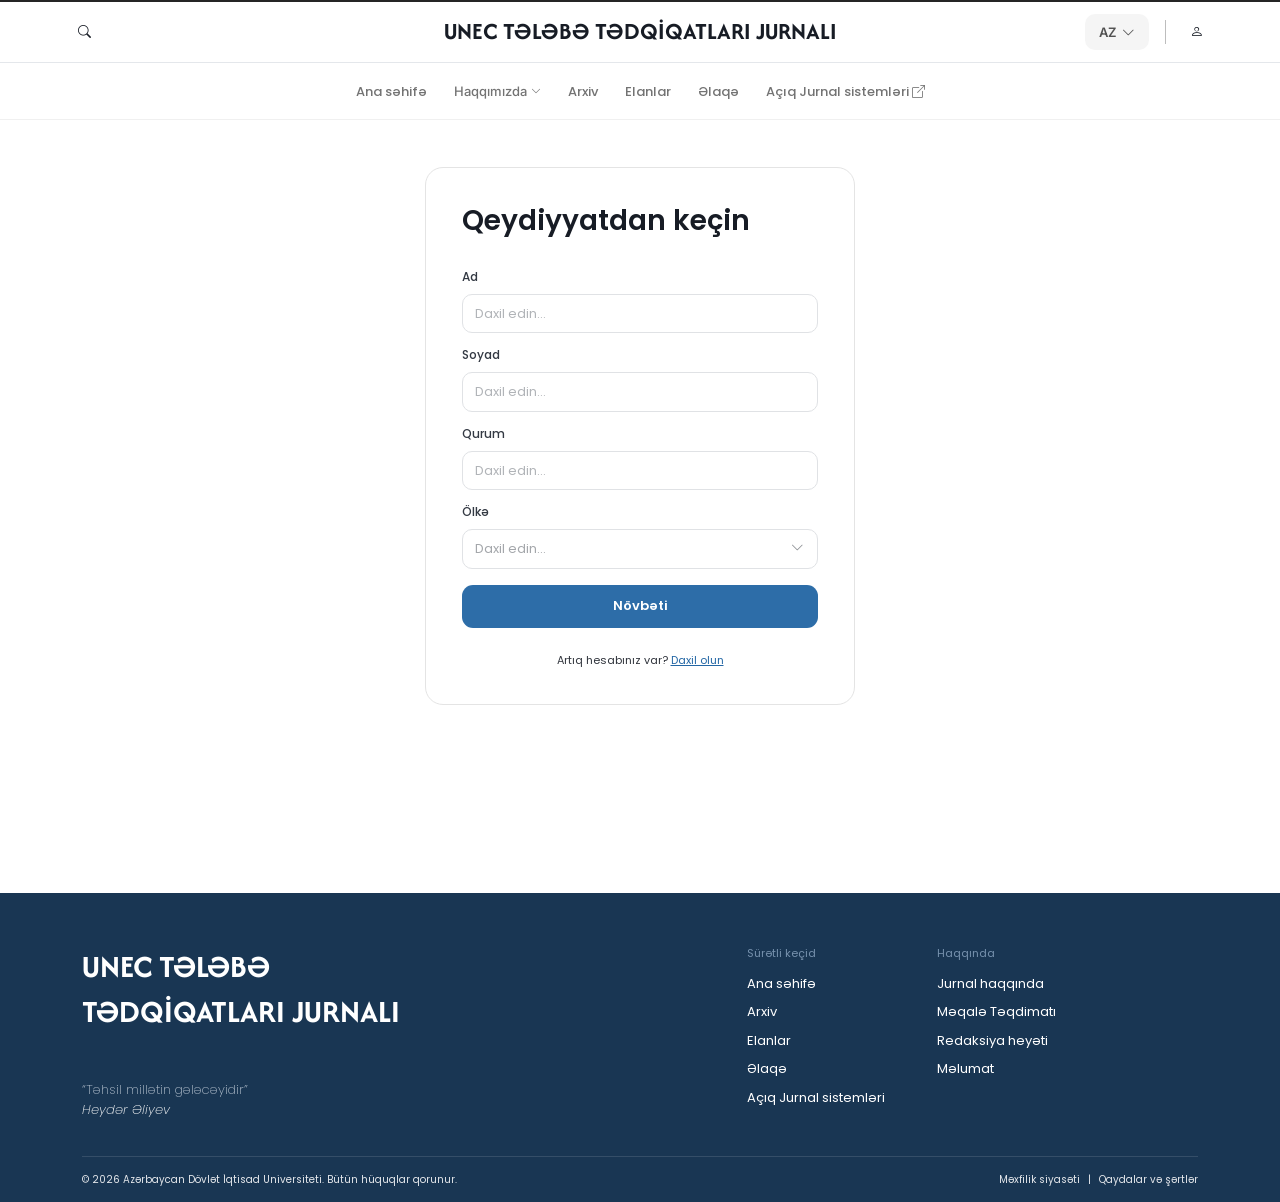
<file: register.html>
<!doctype html>
<html lang="az">

<head>
  <meta charset="utf-8">
  <meta name="viewport" content="width=device-width, initial-scale=1">
  <title>UNEC Tələbə Tədqiqatları Jurnalı</title>
  <link href="https://cdn.jsdelivr.net/npm/bootstrap@5.3.3/dist/css/bootstrap.min.css" rel="stylesheet">
  <link href="https://cdn.jsdelivr.net/npm/bootstrap-icons@1.11.3/font/bootstrap-icons.css" rel="stylesheet">
  <link rel="stylesheet" href="assets/css/style.css">
</head>

<body>
  <header class="site-header">
    <div class="topbar ">
      <div class="container">
        <div class="header-left">
          <button class="icon-btn mobile-menu-btn" id="mobileMenuBtn" aria-label="Menyu">
            <i class="bi bi-list"></i>
          </button>
          <a href="search.html" class="icon-btn search-btn" aria-label="Axtarış">
            <i class="bi bi-search"></i>
          </a>
        </div>

        <div class="header-center">
          <a href="index.html" class="title-link">
            <h1 class="title">UNEC TƏLƏBƏ TƏDQİQATLARI JURNALI</h1>
          </a>
        </div>

        <div class="header-right">
          <div class="dropdown" id="langDropdown">
            <button class="dropdown-btn" onclick="toggleDropdown()">
              <span>AZ</span>
              <i class="bi bi-chevron-down"></i>
            </button>

            <div class="dropdown-menu">
              <div class="dropdown-item active">
                <div class="dropdown-item-left">
                  <svg class="flag-icon" viewBox="0 0 36 36">
                    <circle fill="#00B5E2" cx="18" cy="18" r="18" />
                    <path fill="#E00034" d="M0 12h36v12H0z" />
                    <path fill="#009A44" d="M0 24h36v12H0z" />
                    <circle fill="#FFF" cx="17" cy="18" r="4" />
                    <circle fill="#E00034" cx="18" cy="18" r="3.2" />
                    <polygon fill="#FFF"
                      points="21,18 21.7,18.5 21.3,17.7 22,17.2 21.1,17.2 20.8,16.4 20.5,17.2 19.6,17.2 20.3,17.7 19.9,18.5" />
                  </svg>
                  <span>Azerbaijan</span>
                </div>

              </div>
              <div class="dropdown-item">
                <div class="dropdown-item-left">
                  <svg class="flag-icon" viewBox="0 0 36 36">
                    <clipPath id="uk-clip">
                      <circle cx="18" cy="18" r="18" />
                    </clipPath>
                    <g clip-path="url(#uk-clip)">
                      <path fill="#00247D" d="M0 0h36v36H0z" />
                      <path stroke="#FFF" stroke-width="6" d="M0 0l36 36M36 0L0 36M18 0v36M0 18h36" />
                      <path stroke="#CF142B" stroke-width="4" d="M18 0v36M0 18h36" />
                      <path stroke="#CF142B" stroke-width="2" d="M0 0l36 36M36 0L0 36" />
                    </g>
                  </svg>
                  <span>English</span>
                </div>
              </div>
              <div class="dropdown-item">
                <div class="dropdown-item-left">
                  <svg class="flag-icon" viewBox="0 0 36 36">
                    <circle fill="#FFF" cx="18" cy="18" r="18" />
                    <path fill="#D52B1E" d="M0 24h36v12H0z" />
                    <path fill="#0039A6" d="M0 12h36v12H0z" />
                  </svg>
                  <span>Russian</span>
                </div>
              </div>
            </div>
          </div>
          <div class="divider"></div>
          <a href="login.html" class="icon-btn" aria-label="Profil">
            <i class="bi bi-person"></i>
          </a>
        </div>
      </div>
    </div>

    <nav class="nav-row d-flex text-center align-items-center">
      <button class="mobile-close-btn" id="mobileCloseBtn" aria-label="Bağla">
        <i class="bi bi-x"></i>
      </button>
      <div class="container">
        <a class="nav-link-custom" href="index.html">Ana səhifə</a>

        <div class="dropdown" id="aboutDropdown">
          <button class="nav-link-custom dropdown-btn about-btn" onclick="toggleAboutDropdown()" type="button">
            <span>Haqqımızda</span>
            <i class="bi bi-chevron-down"></i>
          </button>

          <div class="dropdown-menu about-menu">
            <div class="about-dropdown-item">
              <a href="/journalSubmission.html">
                Jurnal haqqında
              </a>
            </div>
            <div class="about-dropdown-item">
              <a href="/articleSubmission.html">
                Məqalə Təqdimatı
              </a>
            </div>
            <div class="about-dropdown-item">
              <a href="/editorialBoard.html">
                Redaksiya heyəti
              </a>
            </div>
            <div class="about-dropdown-item">
              <a href="/information.html">
                Məlumat
              </a>
            </div>
          </div>
        </div>

        <a class="nav-link-custom" href="/archive.html">Arxiv</a>
        <a class="nav-link-custom" href="/announcement.html">Elanlar</a>
        <a class="nav-link-custom" href="/contact.html">Əlaqə</a>
        <a class="nav-link-custom" href="#">Açıq Jurnal sistemləri <i class="bi bi-box-arrow-up-right"></i></a>
      </div>
    </nav>
  </header>

  <main class="register-section" id="main-content">
    <section class="auth-card register-card" aria-labelledby="register-title">
      <div data-register-step="1">
        <h2 id="register-title">Qeydiyyatdan keçin</h2>
        <form class="auth-form register-form" data-register-form="step-one">
          <label for="register-first-name">Ad</label>
          <input id="register-first-name" name="firstName" type="text" placeholder="Daxil edin..." required>

          <label for="register-last-name">Soyad</label>
          <input id="register-last-name" name="lastName" type="text" placeholder="Daxil edin..." required>

          <label for="register-institution">Qurum</label>
          <input id="register-institution" name="institution" type="text" placeholder="Daxil edin..." required>

          <label for="register-country">Ölkə</label>
          <div class="register-select-wrap">
            <select id="register-country" name="country" required>
              <option value="" selected disabled>Daxil edin...</option>
              <option value="az">Azərbaycan</option>
              <option value="tr">Türkiyə</option>
              <option value="other">Digər</option>
            </select>
            <i class="bi bi-chevron-down" aria-hidden="true"></i>
          </div>

          <button class="auth-submit register-next" type="submit">Növbəti</button>
        </form>
        <p class="auth-footer">Artıq hesabınız var? <a class="auth-link" href="login.html">Daxil olun</a></p>
      </div>

      <div data-register-step="2" hidden>
        <button class="back-link register-back" type="button" data-register-back><i class="bi bi-arrow-left"></i>
          Geri</button>
        <h2>Qeydiyyatdan keçin</h2>
        <p class="auth-description">Hesabınızın e-poçt ünvanını aşağıya daxil etsəniz parolunuzu necə sıfırlamaq
          barədə təlimatlar ehtiva edən e-poçt göndəriləcək.</p>
        <form class="auth-form register-form" data-register-form="step-two">
          <label for="register-email">Email</label>
          <input id="register-email" name="email" type="email" placeholder="Daxil edin..." autocomplete="email"
            required>

          <label for="register-username">İstifadəçi adı</label>
          <input id="register-username" name="username" type="text" placeholder="Daxil edin..." required>

          <label for="register-password">Şifrə</label>
          <input id="register-password" name="password" type="password" placeholder="Daxil edin..."
            autocomplete="new-password" required>

          <label for="register-password-confirm">Təkrar şifrə</label>
          <input id="register-password-confirm" name="passwordConfirm" type="password" placeholder="Daxil edin..."
            autocomplete="new-password" required>

          <div class="register-consents">
            <label class="register-consent" for="consent-privacy">
              <input id="consent-privacy" type="checkbox" required>
              <span>Bəli, məlumatlarım <a href="#privacy">məxfilik bəyanatına</a> uyğun olaraq toplanması
                və saxlanmasını qəbul edirəm.</span>
            </label>
            <label class="register-consent" for="consent-news">
              <input id="consent-news" type="checkbox">
              <span>Bəli, yeni nəşrlər və elanlardan xəbərdar olmaq istəyirəm.</span>
            </label>
            <label class="register-consent" for="consent-contact">
              <input id="consent-contact" type="checkbox">
              <span>Bəli, bu jurnalla göndərilən müraciətlərə rəyçilik tələb edənlərlə əlaqə qurmaq
                istəyirəm.</span>
            </label>
          </div>

          <div class="register-actions">
            <button class="register-secondary" type="button" data-register-back>Geri</button>
            <button class="auth-submit" type="submit">Qeydiyyatdan keç</button>
          </div>
        </form>
        <p class="auth-footer">Artıq hesabınız var? <a class="auth-link" href="login.html">Daxil olun</a></p>
      </div>
    </section>
  </main>

  <div class="auth-modal register-modal" data-auth-modal hidden>
    <div class="auth-modal__backdrop" data-modal-close></div>
    <section class="auth-modal__dialog" role="dialog" aria-modal="true" aria-labelledby="register-success-title">
      <button class="auth-modal__close" type="button" aria-label="Bağla" data-modal-close><i
          class="bi bi-x"></i></button>
      <div class="auth-modal__icon" aria-hidden="true"><i class="bi bi-check-lg"></i></div>
      <h2 id="register-success-title">Qeydiyyat tamamlandı!</h2>
      <p>Qeydiyyatınız üçün təşəkkürlər!</p>
      <a class="auth-submit auth-modal__submit" href="login.html">Kəşf et</a>
    </section>
  </div>

  <footer class="footer">
    <div class="container">
      <div class="row">
        <div class="col-lg-7">
          <div class="footer-brand">UNEC TƏLƏBƏ<br>TƏDQİQATLARI JURNALI</div>
          <div class="footer-quote">“Təhsil millətin gələcəyidir”<br><i>Heydər Əliyev</i></div>
        </div>
        <div class="col-6 col-lg-2">
          <div class="footer-heading">Sürətli keçid</div><a class="footer-link" href="index.html">Ana səhifə</a><a
            class="footer-link" href="archive.html">Arxiv</a><a class="footer-link"
            href="announcement.html">Elanlar</a><a class="footer-link" href="contact.html">Əlaqə</a><a
            class="footer-link" href="systems.html">Açıq Jurnal
            sistemləri</a>
        </div>
        <div class="col-6 col-lg-3">
          <div class="footer-heading">Haqqında</div><a class="footer-link" href="journalSubmission.html">Jurnal
            haqqında</a><a class="footer-link" href="articleSubmission.html">Məqalə Təqdimatı</a><a class="footer-link"
            href="editorialBoard.html">Redaksiya heyəti</a><a class="footer-link" href="information.html">Məlumat</a>
        </div>
      </div>
      <div class="footer-bottom d-flex flex-column flex-md-row justify-content-between gap-2">
        <div>© <span data-current-year></span> Azərbaycan Dövlət İqtisad Universiteti. Bütün hüquqlar qorunur.</div>
        <div>Məxfilik siyasəti<span class="footer-separator">|</span>Qaydalar və
          şərtlər</div>
      </div>
    </div>
  </footer>

  <script src="https://cdn.jsdelivr.net/npm/bootstrap@5.3.3/dist/js/bootstrap.bundle.min.js"></script>
  <script src="assets/js/main.js"></script>
</body>

</html>
</file>
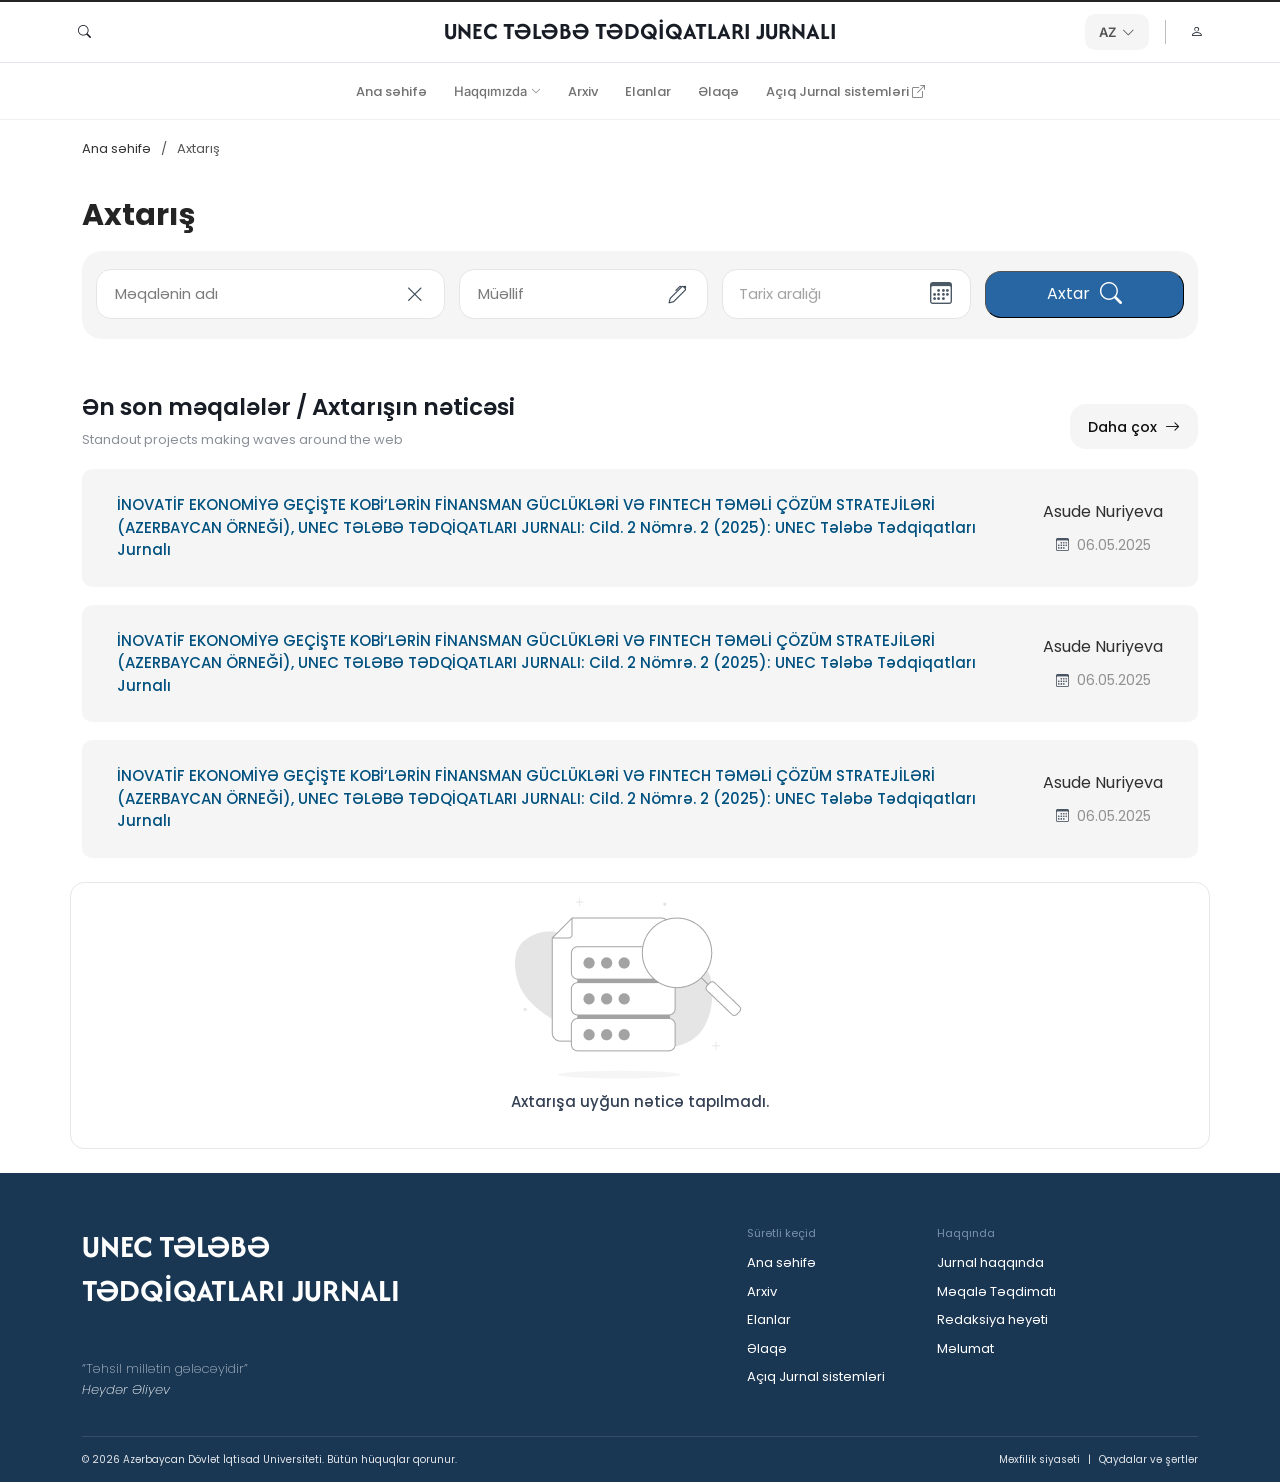
<file: search.html>
<!doctype html>
<html lang="az">

<head>
    <meta charset="utf-8">
    <meta name="viewport" content="width=device-width, initial-scale=1">
    <title>UNEC Tələbə Tədqiqatları Jurnalı</title>
    <link href="https://cdn.jsdelivr.net/npm/bootstrap@5.3.3/dist/css/bootstrap.min.css" rel="stylesheet">
    <link href="https://cdn.jsdelivr.net/npm/bootstrap-icons@1.11.3/font/bootstrap-icons.css" rel="stylesheet">
    <link rel="stylesheet" href="assets/css/style.css">
</head>

<body>
      <header class="site-header">
    <div class="topbar ">
      <div class="container">
        <div class="header-left">
          <button class="icon-btn mobile-menu-btn" id="mobileMenuBtn" aria-label="Menyu">
            <i class="bi bi-list"></i>
          </button>
          <a href="search.html" class="icon-btn search-btn" aria-label="Axtarış">
            <i class="bi bi-search"></i>
          </a>
        </div>

        <div class="header-center">
          <a href="index.html" class="title-link">
            <h1 class="title">UNEC TƏLƏBƏ TƏDQİQATLARI JURNALI</h1>
          </a>
        </div>

        <div class="header-right">
          <div class="dropdown" id="langDropdown">
            <button class="dropdown-btn" onclick="toggleDropdown()">
              <span>AZ</span>
              <i class="bi bi-chevron-down"></i>
            </button>

            <div class="dropdown-menu">
              <div class="dropdown-item active">
                <div class="dropdown-item-left">
                  <svg class="flag-icon" viewBox="0 0 36 36">
                    <circle fill="#00B5E2" cx="18" cy="18" r="18" />
                    <path fill="#E00034" d="M0 12h36v12H0z" />
                    <path fill="#009A44" d="M0 24h36v12H0z" />
                    <circle fill="#FFF" cx="17" cy="18" r="4" />
                    <circle fill="#E00034" cx="18" cy="18" r="3.2" />
                    <polygon fill="#FFF"
                      points="21,18 21.7,18.5 21.3,17.7 22,17.2 21.1,17.2 20.8,16.4 20.5,17.2 19.6,17.2 20.3,17.7 19.9,18.5" />
                  </svg>
                  <span>Azerbaijan</span>
                </div>

              </div>
              <div class="dropdown-item">
                <div class="dropdown-item-left">
                  <svg class="flag-icon" viewBox="0 0 36 36">
                    <clipPath id="uk-clip">
                      <circle cx="18" cy="18" r="18" />
                    </clipPath>
                    <g clip-path="url(#uk-clip)">
                      <path fill="#00247D" d="M0 0h36v36H0z" />
                      <path stroke="#FFF" stroke-width="6" d="M0 0l36 36M36 0L0 36M18 0v36M0 18h36" />
                      <path stroke="#CF142B" stroke-width="4" d="M18 0v36M0 18h36" />
                      <path stroke="#CF142B" stroke-width="2" d="M0 0l36 36M36 0L0 36" />
                    </g>
                  </svg>
                  <span>English</span>
                </div>
              </div>
              <div class="dropdown-item">
                <div class="dropdown-item-left">
                  <svg class="flag-icon" viewBox="0 0 36 36">
                    <circle fill="#FFF" cx="18" cy="18" r="18" />
                    <path fill="#D52B1E" d="M0 24h36v12H0z" />
                    <path fill="#0039A6" d="M0 12h36v12H0z" />
                  </svg>
                  <span>Russian</span>
                </div>
              </div>
            </div>
          </div>
          <div class="divider"></div>
          <a href="login.html" class="icon-btn" aria-label="Profil">
            <i class="bi bi-person"></i>
          </a>
        </div>
      </div>
    </div>

    <nav class="nav-row d-flex text-center align-items-center">
      <button class="mobile-close-btn" id="mobileCloseBtn" aria-label="Bağla">
        <i class="bi bi-x"></i>
      </button>
      <div class="container">
        <a class="nav-link-custom" href="index.html">Ana səhifə</a>

        <div class="dropdown" id="aboutDropdown">
          <button class="nav-link-custom dropdown-btn about-btn" onclick="toggleAboutDropdown()" type="button">
            <span>Haqqımızda</span>
            <i class="bi bi-chevron-down"></i>
          </button>

          <div class="dropdown-menu about-menu">
            <div class="about-dropdown-item">
              <a href="/journalSubmission.html">
                Jurnal haqqında
              </a>
            </div>
            <div class="about-dropdown-item">
              <a href="/articleSubmission.html">
                Məqalə Təqdimatı
              </a>
            </div>
            <div class="about-dropdown-item">
              <a href="/editorialBoard.html">
                Redaksiya heyəti
              </a>
            </div>
            <div class="about-dropdown-item">
              <a href="/information.html">
                Məlumat
              </a>
            </div>
          </div>
        </div>

        <a class="nav-link-custom" href="/archive.html">Arxiv</a>
        <a class="nav-link-custom" href="/announcement.html">Elanlar</a>
        <a class="nav-link-custom" href="/contact.html">Əlaqə</a>
        <a class="nav-link-custom" href="#">Açıq Jurnal sistemləri <i class="bi bi-box-arrow-up-right"></i></a>
      </div>
    </nav>
  </header>

    <!-- ================= BREADCRUMB ================= -->
    <section class="archive-breadcrumb">
        <div class="container archive-container">
            <nav class="archive-breadcrumb-nav">
                <a href="index.html">Ana səhifə</a>
                <span>/</span>
                <span class="current">Axtarış</span>
            </nav>
        </div>
    </section>

    <main class="search-main">
        <div class="container">
            <div class="search-heading">
                <h1>Axtarış</h1>
            </div>

            <div class="search-section">
                <form class="search-filter-form" id="searchForm">
                    <div class="search-field search-field-text">
                        <input id="searchTitle" type="text" placeholder="Məqalənin adı" aria-label="Məqalənin adı" />
                        <button type="button" class="clear-btn" data-clear="searchTitle" aria-label="Təmizlə">
                            <i class="bi bi-x-lg"></i>
                        </button>
                    </div>

                    <div class="search-field search-field-text">
                        <input id="searchAuthor" type="text" placeholder="Müəllif" aria-label="Müəllif" />
                        <button type="button" class="clear-btn" data-clear="searchAuthor" aria-label="Təmizlə">
                            <i class="bi bi-pen"></i>
                        </button>
                    </div>

                    <div class="date-picker-wrapper">
                        <div class="search-field search-field-date" id="datePickerTrigger" role="button" tabindex="0"
                            aria-label="Tarix aralığı">
                            <span id="dateRangeLabel">Tarix aralığı</span>

                            <button type="button" class="field-icon">
                                <i class="bi bi-calendar3"></i>

                            </button>
                        </div>

                        <div class="date-picker-popover" id="datePickerPopover" aria-label="Tarix seçimi">
                            <div class="date-picker-header">
                                <button type="button" class="date-nav" data-nav="prev" aria-label="Öncəki ay">
                                    <i class="bi bi-chevron-left"></i>
                                </button>
                                <div class="date-picker-selectors">
                                    <label class="date-picker-select-wrap">
                                        <select id="dateMonthSelect" class="date-picker-select"
                                            aria-label="Ay seçin"></select>
                                        <i class="bi bi-chevron-down" aria-hidden="true"></i>
                                    </label>
                                    <label class="date-picker-select-wrap date-picker-year-wrap">
                                        <select id="dateYearSelect" class="date-picker-select"
                                            aria-label="İl seçin"></select>
                                        <i class="bi bi-chevron-down" aria-hidden="true"></i>
                                    </label>
                                </div>
                                <button type="button" class="date-nav" data-nav="next" aria-label="Sonrakı ay">
                                    <i class="bi bi-chevron-right"></i>
                                </button>
                            </div>

                            <div class="date-range-preview">
                                <span id="startDatePreview">Jan 6, 2026</span>
                                <span class="range-divider">—</span>
                                <span id="endDatePreview">Jan 12, 2026</span>
                            </div>

                            <div class="date-picker-grid" id="dateGrid"></div>

                            <div class="date-picker-actions">
                                <button type="button" class="date-action cancel" id="cancelDate">Cancel</button>
                                <button type="button" class="date-action apply" id="applyDate">Apply</button>
                            </div>
                        </div>
                    </div>

                    <button type="submit" class="search-submit-btn">
                        <span>Axtar</span>
                        <i class="bi bi-search"></i>
                    </button>
                </form>

            </div>

            <div class="search-results">
                <div class="search-results-header">
                    <div class="search-results-title-wrap">
                        <h2>Ən son məqalələr / Axtarışın nəticəsi</h2>
                        <p>Standout projects making waves around the web</p>
                    </div>
                    <button class="search-more-btn" type="button">
                        Daha çox <i class="bi bi-arrow-right"></i>
                    </button>
                </div>

                <div class="search-result-card">
                    <a href="#" class="search-result-title">
                        İNOVATİF EKONOMİYƏ GEÇİŞTE KOBİ’LƏRİN FİNANSMAN GÜCLÜKLƏRİ VƏ FINTECH TƏMƏLİ ÇÖZÜM STRATEJİLƏRİ
                        (AZERBAYCAN ÖRNEĞİ), UNEC TƏLƏBƏ TƏDQİQATLARI JURNALI: Cild. 2 Nömrə. 2 (2025): UNEC Tələbə
                        Tədqiqatları Jurnalı
                    </a>

                    <div class="search-result-meta">
                        <span class="search-author">Asude Nuriyeva</span>
                        <span class="search-date"><i class="bi bi-calendar3"></i> 06.05.2025</span>
                    </div>
                </div>

                <div class="search-result-card">
                    <a href="#" class="search-result-title">
                        İNOVATİF EKONOMİYƏ GEÇİŞTE KOBİ’LƏRİN FİNANSMAN GÜCLÜKLƏRİ VƏ FINTECH TƏMƏLİ ÇÖZÜM STRATEJİLƏRİ
                        (AZERBAYCAN ÖRNEĞİ), UNEC TƏLƏBƏ TƏDQİQATLARI JURNALI: Cild. 2 Nömrə. 2 (2025): UNEC Tələbə
                        Tədqiqatları Jurnalı
                    </a>

                    <div class="search-result-meta">
                        <span class="search-author">Asude Nuriyeva</span>
                        <span class="search-date"><i class="bi bi-calendar3"></i> 06.05.2025</span>
                    </div>
                </div>

                <div class="search-result-card">
                    <a href="#" class="search-result-title">
                        İNOVATİF EKONOMİYƏ GEÇİŞTE KOBİ’LƏRİN FİNANSMAN GÜCLÜKLƏRİ VƏ FINTECH TƏMƏLİ ÇÖZÜM STRATEJİLƏRİ
                        (AZERBAYCAN ÖRNEĞİ), UNEC TƏLƏBƏ TƏDQİQATLARI JURNALI: Cild. 2 Nömrə. 2 (2025): UNEC Tələbə
                        Tədqiqatları Jurnalı
                    </a>

                    <div class="search-result-meta">
                        <span class="search-author">Asude Nuriyeva</span>
                        <span class="search-date"><i class="bi bi-calendar3"></i> 06.05.2025</span>
                    </div>
                </div>
            </div>
        </div>
        <!-- Empty -->
        <section class="empty-section container my-4">
            <div class="empty-content">
                <div class="empty-illustration">
                    <img src="assets/images/empty/search-empty.png" alt="Empty Search">
                </div>
                <p>Axtarışa uyğun nəticə tapılmadı.</p>
            </div>
        </section>
    </main>

    <footer class="footer" id="contact">
        <div class="container">
            <div class="row">
                <div class="col-lg-7">
                    <div class="footer-brand">UNEC TƏLƏBƏ<br>TƏDQİQATLARI JURNALI</div>
                    <div class="footer-quote">“Təhsil millətin gələcəyidir”<br><i>Heydər Əliyev</i></div>
                </div>
                <div class="col-6 col-lg-2">
                    <div class="footer-heading">Sürətli keçid</div><a class="footer-link" href="index.html">Ana
                        səhifə</a><a class="footer-link" href="#archive">Arxiv</a><a class="footer-link"
                        href="#announcements">Elanlar</a><a class="footer-link" href="#contact">Əlaqə</a><a
                        class="footer-link" href="#systems">Açıq Jurnal
                        sistemləri</a>
                </div>
                <div class="col-6 col-lg-3">
                    <div class="footer-heading">Haqqında</div><a class="footer-link" href="#about">Jurnal haqqında</a><a
                        class="footer-link" href="#">Məqalə Təqdimatı</a><a class="footer-link" href="#">Redaksiya
                        heyəti</a><a class="footer-link" href="#">Məlumat</a>
                </div>
            </div>
            <div class="footer-bottom d-flex flex-column flex-md-row justify-content-between gap-2">
                <div>© <span data-current-year></span> Azərbaycan Dövlət İqtisad Universiteti. Bütün hüquqlar qorunur.
                </div>
                <div>Məxfilik siyasəti<span class="footer-separator">|</span>Qaydalar və
                    şərtlər</div>
            </div>
        </div>
    </footer>

    <script src="https://cdn.jsdelivr.net/npm/bootstrap@5.3.3/dist/js/bootstrap.bundle.min.js"></script>
    <script src="assets/js/main.js"></script>
</body>

</html>
</file>
<file: assets/css/style.css>
@import url('https://fonts.googleapis.com/css2?family=Inter:wght@400;500;600;700&family=Afacad+Flux:wght@700&display=swap');
@import url('https://fonts.googleapis.com/css2?family=Poppins:wght@200;300;400;500;600;700&display=swap');

:root {
  --primary: #1c3959;
  --accent: #714E3A;
  --blue-soft: #e8f1fb;
  --text: #242424;
  --border: #E4E7EB;
  --footer: #193653;
  --container: 704px;
  --bg-gray: #F5F5F5;
  --active-blue: #E3F2FD;
  --active-text: #1976D2;
  --border-gray: #BDBDBD;
  --black: #171C25;
  --gray-true: #737373;
  --unec-line: #e0e0e0;
  --dark-gray: #2F2F2F;
}

* {
  box-sizing: border-box;
}

html {
  scroll-behavior: smooth;
}

body {
  margin: 0;
  font-family: Poppins, sans-serif;
  color: var(--text);
  background: #fff;
  font-size: 13px;
}

a {
  color: inherit;
  text-decoration: none;
}

img {
  max-width: 100%;
  display: block;
}

/* ========================================
   SITE HEADER & TOPBAR
   ======================================== */

.site-header {
  background: #fff;
  border-top: 2px solid #252525;
  top: 0;
  z-index: 1030;
}

.topbar {
  width: 100%;
  background-color: #ffffff;
  border-bottom: 1px solid var(--border);
  position: relative;
}

.topbar .container {
  padding: 12px 0;
  display: flex;
  align-items: center;
  justify-content: space-between;
}

@media (max-width: 768px) {
  .header {
    padding: 12px 16px;
  }

  .topbar {
    height: auto;
    min-height: 48px;
  }
}

/* ========================================
   HEADER LAYOUT SECTIONS
   ======================================== */

.header-left {
  display: flex;
  align-items: center;
  flex: 1;
}

.header-center {
  flex: 2;
  text-align: center;
}

.header-right {
  display: flex;
  align-items: center;
  justify-content: flex-end;
  gap: 16px;
  flex: 1;
}

@media (max-width: 768px) {
  .header-left {
    flex: 0;
  }

  .header-center {
    flex: 1;
    margin: 0 12px;
  }

  .header-right {
    flex: 0;
    gap: 8px;
  }

  .divider {
    display: none;
  }
}

@media (max-width: 575.98px) {
  .header-left {
    flex: 0;
    gap: 4px;
  }

  .header-center {
    flex: 1;
    margin: 0 8px;
  }

  .header-right {
    flex: 0;
  }
}

/* ========================================
   ICON BUTTON & BUTTONS
   ======================================== */

.icon-btn {
  width: 24px;
  height: 24px;
  background: none;
  border: none;
  cursor: pointer;
  display: flex;
  align-items: center;
  justify-content: center;
  color: var(--black);
  padding: 14px;
  border-radius: 50%;
  transition: background-color 0.2s;
}

.icon-btn:hover {
  background-color: var(--bg-gray);
}

.mobile-menu-btn {
  display: none;
}

.search-btn {
  display: flex;
}

@media (max-width: 575.98px) {
  .mobile-menu-btn {
    display: flex !important;
  }

  .search-btn {
    display: flex;
  }
}

/* ========================================
   TITLE & BRAND
   ======================================== */

.title {
  font-family: 'Afacad Flux', sans-serif;
  font-weight: 700;
  font-style: normal;
  font-size: 24px;
  line-height: 140%;
  letter-spacing: 0%;
  text-align: center;
  color: var(--black);
  margin: 0;
}

.title-link {
  display: block;
  color: inherit;
  text-decoration: none;
}

.brand-title {
  font-family: 'Afacad Flux', sans-serif;
  font-size: 32px;
  font-weight: 700;
  line-height: 140%;
  letter-spacing: 0%;
  text-align: center;
  color: #171C25;
}

@media (max-width: 768px) {
  .title {
    font-size: 18px;
  }

  .brand-title {
    font-size: 12px;
    text-align: center;
  }
}

@media (max-width: 575.98px) {
  .title {
    font-size: 14px;
    line-height: 1.3;
  }
}

.dropdown {
  position: relative;
}

.dropdown-btn {
  gap: 6px;
  opacity: 1;
  font-weight: 600;
  font-size: 13px;
  line-height: 20px;
  display: flex;
  align-items: center;
  padding: 8px 14px;
  background-color: var(--bg-gray);
  border: none;
  border-radius: 10px;
  color: #525252;
  cursor: pointer;
  transition: background-color 0.2s;
  font-family: 'Inter', sans-serif;
}

.dropdown.active .dropdown-btn svg {
  transform: rotate(180deg);
}

.dropdown-menu {
  display: none;
  position: absolute;
  right: 0;
  top: calc(100% + 8px);
  width: 180px;
  background: #ffffff;
  border-radius: 16px;
  box-shadow: 0px 8px 24px rgba(0, 0, 0, 0.12);
  padding: 8px;
  z-index: 100;
  flex-direction: column;
  gap: 4px;
}

.dropdown.active .dropdown-menu {
  display: flex;
}

.dropdown-item {
  display: flex;
  align-items: center;
  justify-content: space-between;
  padding: 8px 12px;
  border-radius: 10px;
  cursor: pointer;
  text-decoration: none;
  color: var(--black);
  font-weight: 700;
  font-size: 16px;
}

.dropdown-item-left {
  display: flex;
  align-items: center;
  gap: 10px;
  font-weight: 500;
  font-size: 13px;
}

.dropdown-item:hover {
  background-color: var(--bg-gray);
}

.dropdown-item.active, .dropdown-item:active {
  background-color: var(--active-blue);
  color: var(--active-text);
}


.flag-icon {
  width: 20px;
  height: 20px;
  border-radius: 50%;
  object-fit: cover;
}

.divider {
  width: 1px;
  height: 24px;
  background-color: var(--border-gray);
}

@media (max-width: 575.98px) {
  .dropdown-btn {
    padding: 6px 10px;
    font-size: 12px;
  }
}

#aboutDropdown {
  display: inline-block;
  position: relative;
}

.about-btn {
  border: none;
  background: transparent;
}

.about-btn i {
  font-size: 10px;
  transition: transform 0.2s ease;
}

#aboutDropdown.active .about-btn i {
  transform: rotate(180deg);
}

#aboutDropdown .about-menu {
  display: none;
  position: absolute;
  left: 0;
  right: auto;
  top: calc(100% + 8px);
  background: #fff;
  border-radius: 10px;
  box-shadow: 0px 8px 24px rgba(0, 0, 0, 0.12);
  padding: 8px;
  z-index: 1000;
  flex-direction: column;
  gap: 2px;
}

#aboutDropdown.active .about-menu {
  display: flex;
}

.about-dropdown-item {
  width: 100%;
}

.about-dropdown-item:hover {
  background-color: #E5E5E5;
  border-radius: 6px;
}

.about-dropdown-item a {
  display: block;
  width: 100%;
  padding: 3px 11px;
  border-radius: 10px;
  color: var(--black);
  font-size: 14px;
  font-weight: 500;
  text-decoration: none;
  transition: background-color 0.2s ease;
}

@media (max-width: 575.98px) {
  #aboutDropdown .about-btn {
    width: 100%;
    padding: 12px 16px;
    text-align: left;
    font-size: 16px;
  }

  #aboutDropdown .about-menu {
    position: static;
    box-shadow: none;
    background: #fefefe;
    margin-top: 0;
    padding: 8px 0;
  }

  #aboutDropdown.active .about-menu {
    display: flex;
  }
}

/* ========================================
   MOBILE CLOSE BUTTON
   ======================================== */

.mobile-close-btn {
  display: none;
  position: absolute;
  top: 16px;
  right: 16px;
  width: 32px;
  height: 32px;
  background: none;
  border: none;
  cursor: pointer;
  font-size: 24px;
  color: var(--black);
  padding: 0;
  line-height: 1;
  z-index: 1001;
}

@media (max-width: 575.98px) {
  .mobile-close-btn {
    display: flex;
    align-items: center;
    justify-content: center;
  }
}

/* ========================================
   NAVIGATION ROW
   ======================================== */

.nav-row {
  padding: 12px 0;
  min-height: 36px;
  border-bottom: 1px solid #f0f0f0;
}

.nav-link-custom {
  font-weight: 500;
  gap: 4px;
  opacity: 1;
  padding: 6px 12px;
  border-radius: 8px;
  color: var(--gray-true);
}

.nav-link-custom:hover {
  color: #111;
}

.language-select {
  font-size: 11px;
  border: 0;
  background: #f6f6f6;
  border-radius: 7px;
  padding: 7px 9px;
}

.header-icon {
  width: 32px;
  height: 32px;
  display: inline-flex;
  align-items: center;
  justify-content: center;
  color: #555;
}

@media (max-width: 767.98px) {
  .nav-row {
    display: none;
  }

  .nav-row.mobile-menu-open {
    display: flex !important;
  }
}

@media (max-width: 575.98px) {
  .nav-row {
    position: fixed;
    left: 0;
    top: 0;
    width: 100%;
    height: 100vh;
    background: #fff;
    z-index: 999;
    display: flex;
    flex-direction: column;
    padding-top: 40px;
    border-bottom: none;
    opacity: 0;
    visibility: hidden;
    transition: opacity 0.3s ease, visibility 0.3s ease;
    pointer-events: none;
  }

  .nav-row.mobile-menu-open {
    opacity: 1;
    visibility: visible;
    pointer-events: auto;
  }

  .nav-row .container {
    padding: 20px 16px;
    display: flex;
    flex-direction: column;
    gap: 12px;
  }

  .nav-link-custom {
    width: 100%;
    padding: 12px 16px;
    border-radius: 8px;
    font-size: 16px;
    color: var(--black);
    text-align: left;
  }
}

/* ========================================
   HERO SECTION
   ======================================== */

.hero {
  padding: 47px 0 67px;
}

.hero-copy {
  padding-top: 7px;
}

.hero-title {
  font-size: 38px;
  color: var(--accent);
  font-weight: 600;
  max-width: 88%;
}

.hero-text {
  font-size: 14px;
  line-height: 1.5;
  max-width: 88%;
  color: #313131;
}

.hero-actions {
  display: flex;
  gap: 7px;
  margin-top: 18px;
}

.btn-dark-custom, .btn-light-custom {
  border-radius: 8px;
  border: 0;
  font-size: 12px;
  padding: 9px 13px;
  display: inline-block;
  text-decoration: none;
  transition: transform 0.2s ease, background-color 0.2s ease, box-shadow 0.2s ease;
}

.btn-dark-custom {
  background: #111;
  color: #fff;
}

.btn-dark-custom:hover,
.btn-dark-custom:focus-visible {
  background: #2f2f2f;
  color: #fff;
  transform: translateY(-2px);
  box-shadow: 0 6px 14px rgba(17, 17, 17, 0.2);
}

.btn-light-custom {
  background: #f2f2f2;
  color: #222;
}

.btn-light-custom:hover,
.btn-light-custom:focus-visible {
  background: #dedede;
  color: #111;
  transform: translateY(-2px);
  box-shadow: 0 6px 14px rgba(17, 17, 17, 0.1);
}

.hero-image {
  width: 100%;
  height: 430px;
  aspect-ratio: 1.16 / 1;
  object-fit: cover;
  border-radius: 13px;
}

.stats {
  width: 90%;
  background: var(--blue-soft);
  border-radius: 10px;
  margin-top: 36px;
  padding: 12px 15px;
}

.stat-item {
  padding: 0 14px;
}

.stat-item+.stat-item {
  border-left: 1px solid #c4d7ed;
}

.stat-number {
  color: #23679e;
  font-weight: 600;
  font-size: 36px;
}

.stat-label {
  font-size: 13px;
}

@media (max-width: 991.98px) {
  .hero {
    padding-top: 35px;
  }
}

@media (max-width: 767.98px) {
  .hero {
    padding: 30px 0 42px;
  }

  .hero-title {
    font-size: 30px;
    max-width: none;
  }

  .hero-text {
    font-size: 11px;
    max-width: none;
  }

  .hero-image {
    margin-top: 28px;
    aspect-ratio: 1.2 / 1;
  }

  .stats {
    margin-top: 25px;
  }
}

@media (max-width: 575.98px) {
  .hero-title {
    font-size: 26px;
  }
}

/* ========================================
   FEATURED SECTION
   ======================================== */

.featured {
  padding-bottom: 43px;
}

.main-journal-img {
  width: 100%;
  height: 280px;
  object-fit: cover;
  border-radius: 7px;
}

.journal-date {
  color: #8a8a8a;
  font-size: 8px;
  margin-top: 12px;
}

.journal-title {
  color: var(--accent);
  font-size: 26px;
  line-height: 1.18;
  font-weight: 600;
  margin: 10px 0 12px;
}

.journal-copy {
  width: 82%;
  font-size: 14px;
  line-height: 1.5;
  color: #2F2F2F;
}

.pdf-btn {
  display: inline-flex;
  align-items: center;
  gap: 5px;
  background: #1c3452;
  color: #fff;
  border-radius: 14px;
  padding: 6px 14px;
  font-size: 8px;
}

.side-issues {
  padding-left: 10px;
}

.issue {
  display: flex;
  gap: 8px;
  margin-bottom: 10px;
}

.issue-img {
  width: 87px;
  height: 48px;
  border-radius: 5px;
  object-fit: cover;
  flex: 0 0 auto;
}

.issue-title {
  font-size: 8px;
  line-height: 1.2;
  font-weight: 700;
  color: #6d4c3a;
}

.issue-text {
  font-size: 7px;
  line-height: 1.25;
  color: #555;
  margin-top: 3px;
}

@media (max-width: 991.98px) {
  .side-issues {
    padding-left: 0;
    margin-top: 25px;
  }

  .archive-card-img {
    height: 170px;
  }
}

@media (max-width: 767.98px) {
  .main-journal-img {
    height: 220px;
  }

  .journal-title {
    font-size: 20px;
  }

  .journal-copy, .pdf-btn {
    font-size: 10px;
  }
}

/* ========================================
   ARCHIVE & ANNOUNCEMENTS
   ======================================== */

.archive, .announcements {
  padding-bottom: 47px;
}

.section-header {
  display: flex;
  align-items: center;
  justify-content: space-between;
  margin-bottom: 17px;
}

.section-title {
  font-weight: 600;
  font-size: 24px;
  color: var(--black, #171C25);
}

.section-subtitle {
  font-weight: 400;
  font-size: 13px;
  line-height: 15px;
  color: #909090;
}

.view-more {
  display: inline-block;
  border: 0;
  background: #F1F1F1;
  border-radius: 20px;
  padding: 7px 16px;
  font-size: 11px;
  color: #263650;
  font-weight: 500;
  text-decoration: none;
}

.view-more:hover {
  background: #263650;
  color: #fff;
}

.archive-card-img {
  width: 100%;
  height: 215px;
  object-fit: cover;
  border-radius: 6px;
}

.archive-card-title {
  font-weight: 600;
  font-size: 14px;
  color: #674635;
  margin: 12px 0 4px;
}

.archive-card-link {
  font-family: 'Inter', sans-serif;
  font-weight: 500;
  font-size: 11px;
  color: #00517F;
  text-decoration: none;
  transition: color 0.2s ease, text-decoration-color 0.2s ease;
}

.archive-card-link:hover,
.archive-card-link:focus-visible {
  color: #003c60;
  text-decoration: underline;
  text-decoration-color: #003c60;
  outline: none;
}

.announcement-card {
  border: 1px solid #e5e5e5;
  border-radius: 7px;
  overflow: hidden;
  height: 100%;
  background: #fff;
  transition: transform 0.2s ease, box-shadow 0.2s ease;
}

.announcement-card-link {
  display: block;
  height: 100%;
  color: inherit;
  text-decoration: none;
}

.announcement-card-link:hover .announcement-card {
  transform: translateY(-4px);
  box-shadow: 0 8px 18px rgba(18, 26, 36, 0.14);
}

.announcement-card-link:focus-visible {
  outline: 2px solid #00517f;
  outline-offset: 4px;
}

.announcement-img {
  width: 100%;
  object-fit: cover;
}

.announcement-body {
  padding: 7px 8px 10px;
}

.announcement-meta {
  color: #677083;
  font-size: 10px;
  margin: 7px 0;
}

.announcement-title {
  font-weight: 500;
  font-size: 12px;
  line-height: 17px;
  color: var(--black, #171C25);
}

@media (max-width: 575.98px) {
  .section-header {
    align-items: flex-start;
  }

  .view-more {
    padding: 6px 12px;
  }

  .archive-card-img {
    height: 190px;
  }

  .announcement-img {
    height: 120px;
  }
}



.journal-notification {
  width: 100%;
  max-width: 570px;
  margin: 6px auto;
  min-height: 367px;
  background: #ffffff;
  border-radius: 12px;
  padding: 48px 54px;
  box-shadow: 0 5px 25px rgba(0, 0, 0, 0.05);

}

.journal-tabs {
  display: flex;
  width: 100%;
  border-bottom: 1px solid #bdbdbd;
  overflow-x: auto;
  overflow-y: hidden;
  scrollbar-width: none;
  -ms-overflow-style: none;
}

.journal-tabs::-webkit-scrollbar {
  width: 0;
  height: 0;
  display: none;
}

.journal-tab {
  position: relative;
  border: 0;
  background: transparent;
  padding: 14px 0 24px;
  margin-right: 42px;
  color: #272727;
  font-size: 15px;
  font-weight: 600;
  line-height: 1.2;
  cursor: pointer;
  white-space: nowrap;
}

.journal-tab:last-child {
  margin-right: 0;
}

.journal-tab::after {
  content: "";
  position: absolute;
  left: 0;
  right: 0;
  bottom: -2px;
  height: 4px;
  background: transparent;
}

.journal-tab.active {
  color: #292929;
}

.journal-tab.active::after {
  background: #006d9c;
}

.journal-content {
  padding-top: 41px;
  min-height: 220px;
}

.journal-panel {
  color: #3c3c3c;
  font-size: 18px;
  font-weight: 400;
  line-height: 1.72;
  min-height: 220px;
  height: 220px;
  overflow: hidden;
}

.journal-panel p {
  margin: 0;
  color: #3b3b3b;
  font-size: 13px;
  line-height: 20px;
  font-weight: 400;
}

.journal-panel a {
  color: #006d9c;
  text-decoration: underline;
  text-underline-offset: 2px;
}

.journal-panel[hidden] {
  display: none;
}

@media (max-width: 768px) {

  .journal-notification {
    width: calc(100% - 24px);
    margin: 12px auto;
    padding: 35px 30px 40px;
    min-height: auto;
  }

  .journal-tabs {
    overflow-x: auto;
    scrollbar-width: none;
  }

  .journal-tabs::-webkit-scrollbar {
    display: none;
  }

  .journal-tab {
    font-size: 18px;
    margin-right: 30px;
    padding-bottom: 18px;
  }

  .journal-content {
    padding-top: 30px;
    min-height: 200px;
  }

  .journal-panel {
    font-size: 16px;
    line-height: 1.65;
    min-height: 200px;
    height: 200px;
  }
}

@media (max-width: 576px) {

  .journal-notification {
    width: 100%;
    max-width: 100%;
    margin: 0 auto;
    padding: 22px 18px 26px;
    border-radius: 14px;
    min-height: auto;
  }

  .journal-tabs {
    display: flex;
    overflow-x: auto;
    gap: 0;
    width: 100%;
  }

  .journal-tab {
    flex-shrink: 0;
    font-size: 15px;
    font-weight: 600;
    margin-right: 20px;
    padding: 10px 0 14px;
  }

  .journal-content {
    padding-top: 20px;
    min-height: 180px;
  }

  .journal-panel {
    font-size: 15px;
    line-height: 1.6;
    min-height: 180px;
    height: 300px;
  }

  .journal-panel p {
    font-size: 13px;
    line-height: 1.7;
  }
}

.info-banner-inner {
  background: url("../images/general/az-building.jpg") center/cover;
  border-radius: 9px;
  padding: 35px 50px;
  display: flex;
  align-items: center;
  margin-bottom: 30px;
}

@media (max-width: 767.98px) {
  .info-banner-inner {
    padding: 0;
    min-height: 430px;
    align-items: flex-end;
    background-position: center center;
    border-radius: 12px;
  }

  .journal-info {
    width: 100%;
    margin-top: auto;
  }

  .journal-info>.container {
    width: 100%;
    max-width: 100%;
    padding: 0 8px 8px;
  }
}

/* ========================================
   FOOTER
   ======================================== */

.footer {
  background: var(--footer);
  color: #fff;
  padding: 52px 0 0px;
}

.footer-brand {
  font-family: 'Afacad Flux', sans-serif;
  font-weight: 700;
  font-size: 32px;
  line-height: 140%;
  color: #FFFFFF;
}

.footer-quote {
  font-weight: 200;
  color: #b8c4d1;
  font-size: 13px;
  line-height: 1.6;
  margin-top: 45px;
}

.footer-quote i {
  color: #fff;
}

.footer-heading {
  color: #7691ad;
  font-size: 11px;
  margin-bottom: 12px;
}

.footer-link {
  display: block;
  font-size: 13px;
  margin-bottom: 9px;
}

.footer-bottom {
  border-top: 1px solid rgba(255, 255, 255, .12);
  margin-top: 35px;
  padding: 15px 0;
  color: #E4E7EB;
  font-size: 10px;
  overflow-wrap: break-word;
}

.footer-separator {
  margin: 0 8px;
}

@media (max-width: 767.98px) {
  .footer {
    padding-top: 38px;
  }

  .footer-brand {
    margin-bottom: 35px;
  }
}

@media (max-width: 575.98px) {
  .footer {
    padding: 25px 0;
  }

  .footer .row {
    gap: 20px !important;
  }

  .footer .col-6,
  .footer .col-lg-2,
  .footer .col-lg-3 {
    width: 100%;
    flex: 0 0 100%;
  }

  .footer-brand {
    font-size: 20px;
    margin-bottom: 15px;
  }

  .footer-quote {
    font-size: 12px;
    margin-top: 15px;
  }

  .footer-heading {
    font-size: 10px;
    margin-bottom: 10px;
  }

  .footer-link {
    font-size: 12px;
    margin-bottom: 6px;
  }

  .footer-bottom {
    flex-direction: column !important;
    font-size: 9px;
    gap: 8px !important;
    line-height: 1.5;
  }

  .footer-bottom>div {
    word-break: break-word;
  }
}

/* ========================================
   UNEC JOURNAL - TOP SECTION
   ======================================== */

.unec-journal-top {
  display: grid;
  grid-template-columns: minmax(0, 1fr) 353px;
  gap: 16px;
  align-items: start;
}

@media (max-width: 991.98px) {
  .unec-journal-page {
    padding: 12px 16px 25px;
  }

  .unec-journal-top {
    grid-template-columns: 1fr;
  }
}

@media (max-width: 575.98px) {
  .unec-journal-page {
    padding: 10px 12px 20px;
  }

  .unec-journal-top {
    grid-template-columns: 1fr;
  }
}

/* ========================================
   UNEC JOURNAL - HERO SECTION
   ======================================== */

.unec-journal-hero {
  width: 100%;
  height: 316px;
  overflow: hidden;
  border-radius: 11px;
  background: #e9eef2;
}

.unec-journal-hero img {
  width: 100%;
  height: 100%;
  display: block;
  object-fit: cover;
}

@media (max-width: 575.98px) {
  .unec-journal-hero {
    height: auto;
    aspect-ratio: 2.44 / 1;
    border-radius: 9px;
  }
}

/* ========================================
   UNEC JOURNAL - ISSUES
   ======================================== */

.unec-journal-issues {
  display: flex;
  flex-direction: column;
  gap: 16px;
}

.unec-journal-issue-link {
  display: block;
  color: inherit;
  text-decoration: none;
  border-radius: 10px;
  transition: transform 0.2s ease, box-shadow 0.2s ease, background-color 0.2s ease;
}

.unec-journal-issue-link:hover,
.unec-journal-issue-link:focus-visible {
  color: inherit;
  background-color: #f7f7f7;
  transform: translateY(-2px);
  box-shadow: 0 5px 14px rgba(0, 0, 0, 0.1);
  outline: none;
}

.unec-journal-issue-link:hover .unec-journal-issue__image,
.unec-journal-issue-link:focus-visible .unec-journal-issue__image {
  transform: scale(1.03);
}

.unec-journal-issue__image {
  transition: transform 0.2s ease;
}

.unec-journal-issue {
  display: grid;
  grid-template-columns: 140px minmax(0, 1fr);
  gap: 12px;
  align-items: start;
}

.unec-journal-issue__image {
  width: 140px;
  height: 95px;
  object-fit: cover;
  border-radius: 8px;
  display: block;
}

.unec-journal-issue__title {
  color: #714E3A;
  font-weight: 600;
  font-size: 15px;
  line-height: 24px;
}

.unec-journal-issue__text {
  font-weight: 400;
  font-size: 12px;
  line-height: 20px;
  color: #2F2F2F;
  margin-bottom: 0;
}

@media (max-width: 991.98px) {
  .unec-journal-issues {
    display: grid;
    grid-template-columns: repeat(3, 1fr);
    gap: 12px;
  }

  .unec-journal-issue {
    grid-template-columns: 1fr;
  }

  .unec-journal-issue__image {
    width: 100%;
    height: 120px;
  }

  .unec-journal-issue__title {
    margin: 8px 0 4px;
  }

  .unec-journal-sidebar {
    margin-top: 5px;
  }
}

@media (max-width: 575.98px) {
  .unec-journal-issues {
    grid-template-columns: 1fr;
    gap: 13px;
  }

  .unec-journal-issue {
    grid-template-columns: 110px 1fr;
    gap: 10px;
  }

  .unec-journal-issue__image {
    width: 110px;
    height: 75px;
  }

  .unec-journal-issue__title {
    margin: 2px 0 4px;
    font-size: 14px;
  }

  .unec-journal-issue__text {
    font-size: 12px;
  }
}

/* ========================================
   UNEC JOURNAL - CONTENT SECTION
   ======================================== */

.unec-journal-content {
  display: grid;
  grid-template-columns: minmax(0, 1fr) 353px;
  gap: 16px;
}

.unec-journal-main {
  min-width: 0;
}

@media (max-width: 991.98px) {
  .unec-journal-content {
    grid-template-columns: 1fr;
  }
}

@media (max-width: 575.98px) {
  .unec-journal-content {
    margin-top: 17px;
  }
}

/* ========================================
   UNEC JOURNAL - DATE
   ======================================== */

.unec-journal-date {
  display: flex;
  align-items: center;
  gap: 8px;
  color: #999;
  font-size: 15px;
  margin: 17px 0;
}

.unec-journal-date i {
  color: #777;
  font-size: 18px;
}

@media (max-width: 575.98px) {
  .unec-journal-date {
    margin-bottom: 12px;
    font-size: 14px;
  }
}

/* ========================================
   UNEC JOURNAL - TITLE
   ======================================== */

.unec-journal-main h1 {
  color: var(--accent);
  font-size: 27px;
  line-height: 1.18;
  font-weight: 600;
}

@media (max-width: 575.98px) {
  .unec-journal-main h1 {
    font-size: 24px;
    line-height: 1.25;
    margin-bottom: 14px;
  }
}

/* ========================================
   UNEC JOURNAL - DESCRIPTION
   ======================================== */

.unec-journal-description {
  font-size: 15.5px;
  line-height: 1.48;
  margin: 0;
  max-width: 710px;
}

@media (max-width: 575.98px) {
  .unec-journal-description {
    font-size: 14px;
    line-height: 1.5;
  }
}

/* ========================================
   UNEC JOURNAL - ACTIONS
   ======================================== */

.unec-journal-actions {
  display: flex;
  align-items: center;
  gap: 16px;
  flex-wrap: wrap;
  margin-top: 18px;
}

@media (max-width: 575.98px) {
  .unec-journal-actions {
    gap: 10px;
  }
}

.unec-journal-pdf {
  display: inline-flex;
  align-items: center;
  justify-content: center;
  gap: 8px;
  min-width: 98px;
  height: 32px;
  padding: 0 18px;
  border: 0;
  border-radius: 18px;
  background: #233a5b;
  color: #fff;
  font-size: 13px;
  text-decoration: none;
  transition: background-color 0.2s ease, color 0.2s ease, transform 0.2s ease, box-shadow 0.2s ease;
}

.unec-journal-pdf:hover,
.unec-journal-pdf:focus-visible {
  color: #fff;
  background: #182a43;
  transform: translateY(-2px);
  box-shadow: 0 5px 12px rgba(35, 58, 91, 0.2);
  outline: none;
}

.unec-journal-article .unec-journal-pdf {
  background: #eeeeee;
  color: #222;
  min-width: 97px;
}

.unec-journal-article .unec-journal-pdf:hover,
.unec-journal-article .unec-journal-pdf:focus-visible {
  background: #d9d9d9;
  color: #111;
  box-shadow: 0 5px 12px rgba(0, 0, 0, 0.12);
}

.doi-link {
  display: flex;
  align-items: center;
  gap: 4px;
  color: #006294;
  font-size: 12px;
}

.doi-link span {
  color: #006294;
  font-weight: 500;
}

.doi-link a {
  color: #006294;
  text-decoration: none;
}

.doi-link i {
  margin-left: 2px;
  font-size: 10px;
}

/* ========================================
   UNEC JOURNAL - SIDEBAR
   ======================================== */

.unec-journal-sidebar {
  min-width: 0;
}

/* ========================================
   UNEC JOURNAL - SECTION TITLE
   ======================================== */

.unec-journal-section-title, .archive-section-title {
  display: flex;
  align-items: center;
  gap: 15px;
  margin: 32px 0 23px;
  color: #333;
  font-size: 20px;
  font-weight: 600;
}

.unec-journal-section-title::after {
  content: "";
  flex: 1;
  height: 1px;
  background: #aaa;
}

@media (max-width: 575.98px) {
  .unec-journal-section-title {
    font-size: 19px;
    margin-top: 28px;
  }
}

/* ========================================
   UNEC JOURNAL - ARTICLE
   ======================================== */

.unec-journal-article {
  padding: 0 0 17px;
  margin-bottom: 20px;
  border-bottom: 1px solid var(--unec-line);
}

.unec-journal-article__title {
  font-weight: 500;
  font-size: 12px;
  line-height: 16px;
  color: #00517F;
  text-decoration: none;
  transition: color 0.2s ease, text-decoration-color 0.2s ease;
}

.unec-journal-article__title:hover,
.unec-journal-article__title:focus-visible {
  color: #003c60;
  text-decoration: underline;
  text-decoration-color: #003c60;
  outline: none;
}

.unec-journal-article__author {
  color: #2F2F2F;
  font-size: 12px;
  margin: 7px 0;
}

/* =========================
   Archive page
========================= */
.archive-main {
  width: 100%;
  padding: 22px 0 40px;
}


/* =========================
   BREADCRUMB
========================= */

.archive-breadcrumb {
  display: flex;
  align-items: center;
  gap: 12px;

  font-size: 10px;
  margin-bottom: 20px;
}

.archive-breadcrumb a {
  color: #333;
  text-decoration: none;
}

.archive-breadcrumb span {
  color: #555;
}

.archive-breadcrumb .current-page {
  color: #005b91;
}


/* =========================
   HEADING
========================= */

.archive-heading, .search-heading {
  margin-bottom: 18px;
}

.archive-heading h1, .search-heading h1 {
  margin: 0 0 4px;
  font-size: 30px;
  font-weight: 700;
  line-height: 1.2;
}

.archive-heading p, .search-heading p {
  margin: 0;
  color: #7c8495;
  font-size: 11px;
}

.search-section {
  position: relative;
  background: #F5F5F5;
  border-radius: 20px;
  padding: 18px 14px 20px;
  margin-bottom: 24px;
}

.search-filter-form {
  display: grid;
  grid-template-columns: 1.4fr 1fr 1fr 0.8fr;
  gap: 14px;
  align-items: center;
}

.search-field {
  display: flex;
  align-items: center;
  gap: 12px;
  background: #fff;
  border: 1px solid #E5E5E5;
  border-radius: 15px;
  padding: 11px 16px;
  color: #56606d;
}

.search-field input {
  border: 0;
  background: transparent;
  outline: none;
  width: 100%;
  font-size: 15px;
  color: #98A2B3;
}

.search-field input::placeholder {
  color: #7b7b7b;
}

.search-field-text .clear-btn, .field-icon {
  border: 0;
  background: transparent;
  color: #3c4a57;
  font-size: 18px;
  width: 26px;
  height: 26px;
  line-height: 1;
  display: inline-flex;
  align-items: center;
  justify-content: center;
  cursor: pointer;
}

.search-field-date {
  justify-content: space-between;
  cursor: pointer;
  user-select: none;
}

.search-field-date span {
  font-size: 15px;
  color: #A3A3A3;
}

.date-picker-wrapper {
  position: relative;
  min-width: 0;
}

.field-icon i {
  font-size: 22px;
  color: #4b5865;
}

.search-submit-btn {
  display: inline-flex;
  align-items: center;
  justify-content: center;
  padding: 6px 22px;
  gap: 10px;
  font-size: 16px;
  border-radius: 16px;
  border-width: 1px;
  background: #2766A2;
  color: #fff;
}

.search-submit-btn i {
  font-size: 22px;
}

.date-picker-popover {
  position: absolute;
  left: 0;
  right: auto;
  top: calc(100% + 10px);
  width: 320px;
  background: #f8f8f8;
  border: 1px solid #d7dfe8;
  border-radius: 16px;
  box-shadow: 0 18px 30px rgba(18, 26, 36, 0.12);
  padding: 18px 16px 14px;
  display: none;
  z-index: 30;
}

.date-picker-popover.open {
  display: block;
}

.date-picker-header {
  display: flex;
  align-items: center;
  justify-content: space-between;
  margin-bottom: 12px;
}

.date-nav {
  width: 30px;
  height: 30px;
  border: 0;
  background: transparent;
  color: #384652;
  display: inline-flex;
  align-items: center;
  justify-content: center;
  cursor: pointer;
}

.date-picker-selectors {
  display: flex;
  align-items: center;
  gap: 4px;
}

.date-range-preview {
  display: flex;
  justify-content: center;
  align-items: center;
  gap: 8px;
  background: #f1f1f1;
  border: 1px solid #dfe2e6;
  border-radius: 10px;
  padding: 10px 12px;
  margin-bottom: 12px;
  font-size: 12px;
  color: #2e3946;
}

.range-divider {
  color: #77818d;
}

.date-picker-grid {
  display: grid;
  grid-template-columns: repeat(7, minmax(0, 1fr));
  gap: 6px;
  margin-bottom: 12px;
}

.date-picker-day {
  display: inline-flex;
  align-items: center;
  justify-content: center;
  height: 32px;
  border-radius: 50%;
  font-size: 12px;
  color: #2a3742;
  background: transparent;
  border: 0;
  cursor: pointer;
}

.date-picker-day.muted {
  color: #bac1c9;
}

.date-picker-day.selected {
  background: #1f5d96;
  color: #fff;
  font-weight: 600;
}

.date-picker-day.in-range {
  background: rgba(31, 93, 150, 0.12);
  color: #1d2a36;
}

.date-picker-actions {
  display: flex;
  justify-content: flex-end;
  gap: 10px;
}

.date-picker-select-wrap {
  position: relative;
  display: inline-flex;
  align-items: center;
  border: 1px solid transparent;
  border-radius: 7px;
  cursor: pointer;
}

.date-picker-select-wrap:hover,
.date-picker-select-wrap:focus-within {
  border-color: #d7dfe8;
  background: #fff;
}

.date-picker-select-wrap i {
  position: absolute;
  right: 7px;
  pointer-events: none;
  color: #1d2a36;
  font-size: 11px;
}

.date-picker-year-wrap .date-picker-select {
  min-width: 74px;
}

.date-picker-select {
  border: 0;
  border-radius: 6px;
  appearance: none;
  padding: 5px 24px 5px 8px;
  background: transparent;
  color: #1d2a36;
  font-size: 15px;
  font-weight: 600;
  cursor: pointer;
}

.date-picker-select:focus {
  outline: none;
}

.date-action {
  border: 0;
  border-radius: 10px;
  padding: 10px 16px;
  font-size: 13px;
}

.date-action.cancel {
  background: #eff2f4;
  color: #2d3847;
}

.date-action.apply {
  background: linear-gradient(180deg, #1d5f98 0%, #0f4f7a 100%);
  color: #fff;
}

/* =========================
   JOURNAL ABOUT
========================= */
.content-section {
  padding: 4px 0 80px;
}

.content-container {
  max-width: 1000px;
}

.content-heading {
  margin: 0 0 24px;
  color: #303030;
  font-size: 25px;
  font-weight: 600;
  line-height: 1.2;
}

.content-layout {
  display: grid;
  grid-template-columns: 220px minmax(0, 1fr);
  gap: 28px;
  align-items: start;
}

.content-nav {
  display: flex;
  flex-direction: column;
  gap: 7px;
  padding: 10px;
  border-radius: 8px;
  background: #f7f7f7;
}

.content-nav a {

  background: #fff;
  display: block;
  padding: 9px 13px;
  border-radius: 3px;
  color: #292929;
  font-size: 11px;
  line-height: 1.2;
  text-decoration: none;
}

.content-nav a:hover,
.content-nav a.active {
  background: #273a5a;
  color: #fff;
}

.content-body {
  padding-top: 9px;
  color: #292929;
  font-size: 12px;
  line-height: 1.48;
  text-align: justify;
}

.content-body p {
  margin: 0 0 5px;
}

.tab-panel[hidden] {
  display: none;
}

.tab-panel a {
  color: #0075a8;
  text-decoration: underline;
  text-underline-offset: 2px;

}

@media (max-width: 767.98px) {

  .content-section {
    padding: 4px 0 48px;
  }

  .content-heading {
    margin-bottom: 18px;
    font-size: 23px;
  }

  .content-layout {
    grid-template-columns: 1fr;
    gap: 20px;
  }

  .content-nav {
    display: grid;
    grid-template-columns: repeat(2, minmax(0, 1fr));
    gap: 6px;
    padding: 8px;
  }

  .content-nav a {
    padding: 10px 9px;
    font-size: 11px;
  }

  .content-body {
    padding-top: 0;
    font-size: 13px;
    line-height: 1.55;
    text-align: left;
  }

}

@media (max-width: 400px) {

  .content-nav {
    grid-template-columns: 1fr;
  }

}

/* =========================
   ANNOUNCEMENT DETAIL
========================= */

.ann-detail-section {
  padding-bottom: 72px;
}

.ann-detail-hero {
  height: 365px;
  overflow: hidden;
  background: #e8e8e8;
}

.ann-detail-hero img {
  width: 100%;
  height: 100%;
  display: block;
  object-fit: cover;
  object-position: center;
}

.ann-detail-card {
  position: relative;
  width: min(840px, calc(100% - 32px));
  margin: -84px auto 0;
  padding: 28px 56px 46px;
  background: #fff;
  z-index: 1;
}

.ann-back-link {
  display: inline-flex;
  align-items: center;
  gap: 5px;
  margin-bottom: 17px;
  color: #005b91;
  font-size: 12px;
  text-decoration: none;
}

.ann-back-link:hover {
  color: #003e63;
}

.ann-detail-card h1 {
  margin: 0;
  color: #343434;
  font-size: 24px;
  font-weight: 700;
  line-height: 1.4;
}

.ann-detail-meta {
  display: flex;
  align-items: center;
  gap: 20px;
  margin: 18px 0;
  color: #999;
  font-size: 12px;
}

.ann-detail-meta span {
  display: inline-flex;
  align-items: center;
  gap: 7px;
}

.ann-detail-meta i {
  color: #999;
  font-size: 14px;
}

.ann-detail-copy {
  color: #4b4b4b;
  font-size: 13px;
  line-height: 1.5;
}

.ann-detail-copy p {
  margin: 0 0 4px;
}

@media (max-width: 767.98px) {
  .ann-detail-section {
    padding-bottom: 42px;
  }

  .ann-detail-hero {
    height: 240px;
  }

  .ann-detail-card {
    width: calc(100% - 24px);
    margin-top: -36px;
    padding: 22px 20px 30px;
  }

  .ann-detail-card h1 {
    font-size: 19px;
    line-height: 1.35;
  }

  .ann-detail-copy {
    font-size: 13px;
  }
}

@media (max-width: 400px) {
  .ann-detail-hero {
    height: 200px;
  }

  .ann-detail-card {
    margin-top: -24px;
    padding: 19px 16px 25px;
  }

  .ann-detail-card h1 {
    font-size: 17px;
  }
}

/* =========================
   CONTACT
========================= */

.contact-section {
  padding: 20px 0 64px;
}

.contact-heading {
  margin: 0 0 26px;
  color: #2d2d2d;
  font-size: 28px;
  font-weight: 700;
  line-height: 1.2;
}

.contact-map {
  position: relative;
  min-height: 368px;
  overflow: hidden;
  border-radius: 30px;
  background-image: url("/assets/images/map.png");
  background-size: 100% 100%, 100% 100%, 100% 100%, 100% 100%;
}

.map-road {
  position: absolute;
  height: 2px;
  background: rgba(255, 255, 255, .78);
  transform-origin: left center;
}

.map-road-one {
  top: 31%;
  left: -4%;
  width: 74%;
  transform: rotate(-16deg);
}

.map-road-two {
  top: 62%;
  left: 30%;
  width: 76%;
  transform: rotate(-27deg);
}

.map-road-three {
  top: 17%;
  left: 55%;
  width: 52%;
  transform: rotate(4deg);
}

.map-road-four {
  top: 0;
  left: 35%;
  width: 2px;
  height: 100%;
  transform: rotate(11deg);
}

.map-marker {
  position: absolute;
  top: 45%;
  right: 18%;
  color: #116ff2;
  font-size: 42px;
  line-height: 1;
  filter: drop-shadow(0 3px 2px rgba(0, 0, 0, .12));
}

.contact-cards {
  position: relative;
  z-index: 1;
  display: flex;
  gap: 18px;
  padding: 63px 63px;
}

.contact-card {
  width: 324px;
  padding: 27px 25px 22px;
  border-radius: 13px;
  background: #fff;
  box-shadow: 0 8px 22px rgba(46, 55, 66, .08);
}

.contact-card h2 {
  margin: 0 0 35px;
  color: #2766A2;
  font-size: 19px;
  font-weight: 600;
}

.contact-card h3 {
  margin: 0 0 3px;
  color: #202020;
  font-size: 16px;
  font-weight: 700;
}

.contact-card p {
  margin: 0;
  color: #777;
  font-size: 13px;
  line-height: 1.45;
}

.contact-card-divider {
  height: 1px;
  margin: 13px 0 10px;
  background: #e5e5e5;
}

.contact-detail {
  display: flex;
  align-items: center;
  gap: 10px;
  margin-top: 8px;
  color: #202020;
  font-size: 13px;
  text-decoration: none;
}

.contact-detail i {
  width: 17px;
  color: #3782C0;
  font-size: 17px;
}

.contact-detail:hover {
  color: #2766a2;
}

@media (max-width: 767.98px) {
  .contact-section {
    padding: 18px 0 45px;
  }

  .contact-heading {
    margin-bottom: 18px;
    font-size: 25px;
  }

  .contact-map {
    min-height: 0;
    border-radius: 18px;
  }

  .map-marker {
    top: 12%;
    right: 12%;
  }

  .contact-cards {
    flex-direction: column;
    gap: 14px;
    padding: 28px 16px 18px;
  }

  .contact-card {
    width: 100%;
    padding: 22px 20px 20px;
  }

  .contact-card h2 {
    margin-bottom: 24px;
  }
}

/* =========================
   AUTHENTICATION
========================= */

.login-page .topbar {
  display: none;
}

.login-page .site-header {
  border-top: 0;
}

@media (max-width: 575.98px) {
  .login-page .topbar {
    display: block;
  }
}

.auth-section {
  min-height: calc(100vh - 37px);
  display: flex;
  align-items: flex-start;
  justify-content: center;
  padding: 58px 16px 72px;
}

.register-section {
  min-height: calc(100vh - 127px);
  display: flex;
  align-items: flex-start;
  justify-content: center;
  padding: 47px 16px 72px;
}

.register-card {
  width: min(100%, 438px);
  padding: 39px 38px 36px;
}

.register-card h2 {
  margin-bottom: 25px;
}

.register-form {
  gap: 8px;
}

.register-form input[type="text"],
.register-form input[type="email"],
.register-form input[type="password"],
.register-select-wrap select {
  min-height: 38px;
}

.register-select-wrap {
  position: relative;
}

.register-select-wrap select {
  width: 100%;
  appearance: none;
  padding: 9px 38px 9px 12px;
  border: 1px solid #e0e2e5;
  border-radius: 10px;
  background: #fff;
  color: #a4a7ab;
  font: inherit;
  outline: none;
}

.register-select-wrap select:focus {
  border-color: #2d6da8;
  box-shadow: 0 0 0 3px rgba(45, 109, 168, .12);
}

.register-select-wrap i {
  position: absolute;
  top: 50%;
  right: 14px;
  color: #8c8f93;
  pointer-events: none;
  transform: translateY(-50%);
}

.register-next {
  margin-top: 17px;
}

.register-back {
  margin: -10px 0 18px;
}

.register-consents {
  display: grid;
  gap: 16px;
  margin: 15px 0 15px;
}

.register-consent {
  display: flex;
  align-items: flex-start;
  gap: 9px;
  margin: 0;
  color: #30343c;
  font-size: 12px;
  line-height: 1.35;
}

.register-consent input {
  flex: 0 0 16px;
  width: 16px;
  height: 16px;
  margin: 0;
  accent-color: #2d6da8;
}

.register-consent a {
  color: #2467a5;
  text-decoration: underline;
}

.register-actions {
  display: grid;
  grid-template-columns: 84px minmax(0, 1fr);
  gap: 7px;
  margin-top: 3px;
}

.register-actions .auth-submit {
  margin-top: 0;
}

.register-secondary {
  min-height: 43px;
  border: 0;
  border-radius: 11px;
  background: #f1f1f1;
  color: #20242b;
  cursor: pointer;
  font: 600 13px Poppins, sans-serif;
}

.register-modal .auth-modal__dialog {
  width: min(100%, 370px);
  padding-top: 30px;
}

.register-modal .auth-modal__dialog p {
  margin-bottom: 24px;
}

.register-modal .auth-modal__submit {
  display: grid;
  place-items: center;
  text-decoration: none;
}

.auth-card {
  width: min(100%, 430px);
  padding: 36px;
  border: 1px solid #e4e4e4;
  border-radius: 18px;
  background: #fff;
}

.auth-card h2 {
  margin: 0 0 25px;
  color: var(--black);
  font-size: 28px;
  font-weight: 600;
  line-height: 1.2;
}

.auth-form {
  display: grid;
  gap: 8px;
}

.auth-form label {
  margin-top: 5px;
  color: #333943;
  font-size: 12px;
  font-weight: 500;
}

.auth-form input[type="email"],
.auth-form input[type="text"],
.auth-form input[type="password"] {
  width: 100%;
  min-height: 38px;
  padding: 9px 12px;
  border: 1px solid #e0e2e5;
  border-radius: 10px;
  color: var(--black);
  font: inherit;
  outline: none;
}

.auth-form input:focus {
  border-color: #2d6da8;
  box-shadow: 0 0 0 3px rgba(45, 109, 168, .12);
}

.auth-form input::placeholder {
  color: #b1b4b8;
}

.auth-options {
  display: flex;
  align-items: center;
  justify-content: space-between;
  gap: 12px;
  margin: 1px 0 15px;
}

.remember-me {
  display: inline-flex;
  align-items: center;
  gap: 6px;
  color: #30343c;
  font-size: 11px;
}

.remember-me input {
  width: 16px;
  height: 16px;
  margin: 0;
  accent-color: #2d6da8;
}

.auth-link,
.back-link {
  padding: 0;
  border: 0;
  background: transparent;
  color: #2467a5;
  cursor: pointer;
  font: inherit;
  text-decoration: underline;
}

.auth-link {
  font-size: 11px;
}

.auth-submit {
  min-height: 43px;
  margin-top: 8px;
  border: 0;
  border-radius: 11px;
  background: #2d6da8;
  color: #fff;
  cursor: pointer;
  font: 600 13px Poppins, sans-serif;
}

.auth-submit:hover {
  background: #245d93;
}

.auth-footer {
  margin: 24px 0 0;
  color: #30343c;
  font-size: 11px;
  text-align: center;
}

.auth-description {
  margin: -17px 0 23px;
  color: #687184;
  font-size: 13px;
  line-height: 1.4;
}

.auth-modal[hidden] {
  display: none;
}

.auth-modal {
  position: fixed;
  z-index: 1050;
  inset: 0;
  display: grid;
  place-items: center;
  padding: 24px;
}

.auth-modal__backdrop {
  position: absolute;
  inset: 0;
  background: rgba(0, 0, 0, .76);
}

.auth-modal__dialog {
  position: relative;
  z-index: 1;
  width: min(100%, 376px);
  padding: 31px 24px 26px;
  border-radius: 18px;
  background: #fff;
  box-shadow: 0 16px 0 rgba(11, 24, 37, .8);
  text-align: center;
}

.auth-modal__close {
  position: absolute;
  top: 18px;
  right: 18px;
  display: grid;
  width: 32px;
  height: 32px;
  place-items: center;
  border: 0;
  border-radius: 9px;
  background: #f5f5f5;
  color: #171717;
  cursor: pointer;
  font-size: 18px;
}

.auth-modal__icon {
  display: grid;
  width: 90px;
  height: 90px;
  margin: 0 auto 15px;
  place-items: center;
  border: 14px solid #cfe3f7;
  border-radius: 50%;
  background: #2d6da8;
  color: #fff;
  font-size: 38px;
}

.auth-modal__dialog h2 {
  margin: 0 0 5px;
  color: #172033;
  font-size: clamp(20px, 5vw, 24px);
  line-height: 1.25;
}

.auth-modal__dialog p {
  max-width: 300px;
  margin: 0 auto 24px;
  color: #687184;
  font-size: 12px;
  line-height: 1.4;
}

.auth-modal__submit {
  width: 100%;
  margin-top: 0;
}

body:has(.auth-modal:not([hidden])) {
  overflow: hidden;
}

/* =========================
   PROFILE
========================= */


.profile-sidebar {
  position: fixed;
  z-index: 1000;
  inset: 0 auto 0 0;
  width: var(--profile-sidebar-width);
  height: 100vh;
  background: #fff;
  border-right: 1px solid var(--profile-border);
  display: flex;
  flex-direction: column;
  padding: 0 19px 24px;
  box-sizing: border-box;
  transition: transform .25s ease;
}

.profile-sidebar.is-closed {
  transform: translateX(calc(-100% + 65px));
}

.profile-sidebar.is-open {
  transform: translateX(0);
}

.profile-sidebar.is-closed .profile-sidebar-brand .profile-brand {
  visibility: hidden;
}

.profile-sidebar.is-closed nav {
  position: absolute;
  top: 78px;
  left: calc(100% - 65px);
  width: 65px;
  margin-top: 0;
  visibility: visible;
}

.profile-sidebar.is-closed nav a {
  justify-content: center;
  gap: 0;
  padding: 0;
}

.profile-sidebar.is-closed nav a span {
  display: none;
}

.profile-sidebar.is-closed nav a i {
  margin: 0;
  font-size: 18px;
}

.profile-sidebar.is-closed .profile-logout {
  position: absolute;
  bottom: 24px;
  left: calc(100% - 65px);
  width: 65px;
  justify-content: center;
  gap: 0;
  padding: 0;
  font-size: 0;
}

.profile-sidebar.is-closed .profile-logout i {
  font-size: 18px;
}

.profile-sidebar nav {
  display: flex;
  flex-direction: column;
  gap: 8px;
  margin-top: 20px;
}

.profile-sidebar-brand {
  position: relative;
  z-index: 1;
  display: flex;
  min-height: 58px;
  align-items: center;
  justify-content: space-between;
  gap: 12px;
  padding: 0 0 0 4px;
  border-bottom: 1px solid var(--profile-border);
}

.profile-sidebar-brand .profile-brand {
  width: auto;
  color: var(--profile-text);
  font-size: 17px;
  line-height: 1.45;
}


.profile-header {
  position: fixed;
  z-index: 900;
  top: 0;
  left: var(--profile-sidebar-width);
  right: 0;
  background: #fff;
  border-bottom: 1px solid var(--profile-border);
  display: flex;
  align-items: center;
  justify-content: flex-end;
  padding: 0 28px;
  box-sizing: border-box;
  height: var(--profile-header-height);
}

body.sidebar-collapsed .profile-header {
  left: 0;
}

body.sidebar-collapsed .profile-main {
  margin-left: 0;
  padding-left: 112px;
}

.profile-sidebar-toggle {
  position: absolute;
  right: 0;
  top: 14px;
  width: 26px;
  height: 26px;
  padding: 0;
  border: 1px solid #8e9398;
  border-radius: 7px;
  background: #fff;
  color: #555;
  display: flex;
  align-items: center;
  justify-content: center;
  cursor: pointer;
}

.profile-sidebar-toggle i {
  transition: transform .25s ease;
}

.profile-sidebar.is-closed .profile-sidebar-toggle i {
  transform: rotate(180deg);
}


.profile-layout {
  display: block;
  min-height: 100vh;
}

.profile-main {
  margin-left: var(--profile-sidebar-width);
  padding: calc(var(--profile-header-height) + 48px) 47px 60px;
  min-height: 100vh;
  box-sizing: border-box;
}

@media (max-width: 767.98px) {
  .profile-sidebar {
    width: min(86vw, var(--profile-sidebar-width));
    transform: translateX(calc(-100% + 65px));
  }

  .profile-sidebar.is-open {
    transform: translateX(0);
  }

  .profile-sidebar.is-closed nav {
    left: calc(100% - 58px);
    width: 58px;
  }

  .profile-sidebar.is-closed .profile-logout {
    left: calc(100% - 58px);
    width: 58px;
  }

  .profile-header {
    left: 0;
  }

  .profile-main {
    margin-left: 0;
    padding: calc(var(--profile-header-height) + 24px) 16px 40px;
  }

  .profile-sidebar-brand .profile-brand {
    font-size: 14px;
  }
}

.profile-page {
  --profile-sidebar-width: 218px;
  --profile-header-height: 62px;
  min-height: 100vh;
  background: #f5f5f5;
  color: #20242d;
}

.profile-header {
  display: flex;
  height: 62px;
  align-items: center;
  gap: 25px;
  padding: 0 18px 0 12px;
  border-bottom: 1px solid #e5e6e8;
  background: #fff;
}

.profile-brand {
  /* width: 150px; */
  color: #20242d;
  font-size: 13px;
  font-weight: 700;
  line-height: 1.55;
  text-decoration: none;
}

.profile-sidebar-toggle,
.profile-header-actions button {
  display: grid;
  width: 22px;
  height: 30px;
  place-items: center;
  padding: 0;
  border: 0;
  background: transparent;
  color: #20242d;
  cursor: pointer;
  font-size: 17px;
}

.profile-header h1 {
  margin: 0;
  font-size: 16px;
  font-weight: 500;
}

.profile-header-actions {
  display: flex;
  align-items: center;
  gap: 19px;
  margin-left: auto;
}

.profile-header-actions span {
  width: 1px;
  height: 24px;
  background: #e5e6e8;
}

.profile-layout {
  display: flex;
  min-height: calc(100vh - 62px);
}

.profile-sidebar {
  display: flex;
  width: 218px;
  flex: 0 0 218px;
  flex-direction: column;
  padding: 30px 11px 22px 9px;
  background: #fff;
}

.profile-sidebar nav {
  display: grid;
  gap: 6px;
}

.profile-sidebar nav a {
  display: flex;
  min-height: 36px;
  align-items: center;
  gap: 10px;
  padding: 0 11px;
  border-radius: 9px;
  color: #6d6f75;
  font-size: 11px;
  text-decoration: none;
}

.profile-sidebar nav a i {
  font-size: 17px;
}

.profile-sidebar nav a.active {
  background: #2d6da8;
  color: #fff;
}

.profile-logout {
  display: flex;
  gap: 9px;
  margin-top: auto;
  padding: 0 10px;
  color: #f22d2d;
  font-size: 11px;
  text-decoration: none;
}

.profile-main {
  width: 100%;
  padding: 80px 30px 30px;
}

.profile-tabs {
  display: flex;
  min-height: 51px;
  align-items: center;
  gap: 2px;
  overflow-x: auto;
  padding: 7px;
  border-radius: 5px;
  background: #fff;
  box-shadow: 0 6px 18px rgba(31, 40, 52, .08);
}

.profile-tabs button {
  flex: 0 0 auto;
  min-height: 35px;
  padding: 0 12px;
  border: 0;
  border-radius: 5px;
  background: transparent;
  color: #20242d;
  cursor: pointer;
  font: 500 11px Poppins, sans-serif;
}

.profile-tabs button.active {
  background: #253754;
  color: #fff;
}

.profile-panel {
  margin-top: 17px;
  padding: 25px 24px 23px;
  border-radius: 5px;
  background: #fff;
  box-shadow: 0 7px 18px rgba(31, 40, 52, .08);
}

.profile-panel-intro {
  display: grid;
  gap: 3px;
  font-size: 12px;
}

.profile-panel-intro span {
  font-size: 12px;
}

.profile-panel hr {
  margin: 25px 0;
  border: 0;
  border-top: 1px solid #e6e8eb;
}

.profile-form {
  position: relative;
  display: grid;
  gap: 7px;
}

.profile-form label {
  color: #30343c;
  font-size: 11px;
}

.profile-form input {
  width: 100%;
  min-height: 36px;
  padding: 8px 11px;
  border: 1px solid #e0e2e5;
  border-radius: 5px;
  outline: none;
  font: 12px Poppins, sans-serif;
}

.profile-form input:focus {
  border-color: #2d6da8;
  box-shadow: 0 0 0 3px rgba(45, 109, 168, .12);
}

.profile-field-grid {
  display: grid;
  grid-template-columns: 1fr 1fr;
  gap: 17px;
}

.profile-field-grid>div {
  display: grid;
  gap: 7px;
}

.profile-contact-panel .profile-field-grid {
  row-gap: 17px;
  margin-bottom: 18px;
}

.profile-select-wrap {
  position: relative;
}

.profile-select-wrap select {
  width: 100%;
  min-height: 36px;
  appearance: none;
  padding: 8px 34px 8px 11px;
  border: 1px solid #e0e2e5;
  border-radius: 5px;
  background: #fff;
  color: #20242d;
  font: 12px Poppins, sans-serif;
  outline: none;
}

.profile-select-wrap select:focus {
  border-color: #2d6da8;
  box-shadow: 0 0 0 3px rgba(45, 109, 168, .12);
}

.profile-select-wrap i {
  position: absolute;
  top: 50%;
  right: 13px;
  color: #20242d;
  pointer-events: none;
  transform: translateY(-50%);
}

.profile-editor {
  overflow: hidden;
  border: 1px solid #e0e2e5;
  border-radius: 5px;
}

.profile-editor-toolbar {
  display: flex;
  min-height: 32px;
  align-items: center;
  gap: 2px;
  padding: 0 8px;
  border-bottom: 1px solid #e9eaec;
  background: #fafafa;
}

.profile-editor-toolbar button {
  min-width: 26px;
  padding: 0 5px;
  border: 0;
  background: transparent;
  color: #687184;
  cursor: pointer;
  font: 11px Poppins, sans-serif;
}

.profile-editor-toolbar button:hover {
  color: #2d6da8;
}

.profile-editor-body {
  min-height: 75px;
  padding: 10px;
  outline: none;
}

.profile-languages {
  display: grid;
  gap: 10px;
  margin: 20px 0 0;
  padding: 0;
  border: 0;
}

.profile-languages legend {
  float: none;
  width: auto;
  margin: 0 0 2px;
  color: #30343c;
  font-size: 11px;
}

.profile-languages label {
  display: flex;
  align-items: center;
  gap: 7px;
  font-size: 12px;
}

.profile-languages input {
  width: 14px;
  height: 14px;
  min-height: 14px;
  padding: 0;
  accent-color: #2d6da8;
}

.profile-role-options {
  display: grid;
  gap: 10px;
  margin: 0 0 26px;
  padding: 0;
  border: 0;
}

.profile-role-options legend {
  float: none;
  width: auto;
  margin-bottom: 3px;
  color: #30343c;
  font-size: 12px;
}

.profile-role-options label {
  display: flex;
  align-items: center;
  gap: 7px;
  font-size: 12px;
}

.profile-role-options input, .profile-journal input {
  width: 14px;
  height: 14px;
  min-height: 14px;
  padding: 0;
  accent-color: #253754;
}

.profile-journal-link {
  display: flex;
  min-height: 51px;
  align-items: center;
  gap: 16px;
  margin-bottom: 28px;
  padding: 0;
  border: 1px dashed #e1e5eb;
  background: #fff;
  color: #1769e0;
  cursor: pointer;
  text-align: left;
  font: 12px Poppins, sans-serif;
}

.profile-journal-link span {
  display: grid;
  width: 44px;
  height: 51px;
  place-items: center;
  border-right: 1px solid #e8ebef;
  color: #253754;
  font-size: 21px;
}

.profile-journal-link strong {
  font-weight: 400;
}

.profile-role-panel .profile-privacy {
  margin-top: 25px;
}

.profile-upload {
  display: flex;
  min-height: 55px;
  align-items: center;
  justify-content: space-between;
  gap: 16px;
  margin-bottom: 26px;
  padding: 0 12px 0 18px;
  border: 1px dashed #e1e5eb;
  color: #687184;
  font-size: 12px;
}

.profile-upload input {
  display: none;
}

.profile-upload-button {
  min-height: 36px;
  padding: 9px 14px;
  border: 1px solid #e0e2e5;
  border-radius: 6px;
  color: #253754 !important;
  cursor: pointer;
  font-size: 12px !important;
  white-space: nowrap;
}

.profile-bio-editor {
  min-height: 98px;
}

.profile-password-intro {
  margin: 0 0 17px;
  color: #30343c;
  font-size: 12px;
}

.profile-password-panel .profile-form {
  max-width: 430px;
}

.profile-password-panel .profile-privacy {
  margin-top: 20px;
}

.profile-password-panel .profile-save {
  margin-top: 24px;
}

.profile-notification-intro {
  margin: 0 0 17px;
  color: #30343c;
  font-size: 10px;
}

.profile-notification-heading {
  margin: 17px 0 10px;
  color: #20242d;
  font-size: 11px;
  font-weight: 600;
}

.profile-notification-group {
  display: grid;
  gap: 5px;
  margin-bottom: 5px;
  padding: 14px 13px;
  border-radius: 9px;
  background: #f5f5f5;
  color: #30343c;
  font-size: 9px;
}

.profile-notification-group strong {
  font-size: 9px;
}

.profile-notification-group label {
  display: flex;
  align-items: center;
  gap: 6px;
  margin: 0;
  font-size: 9px;
}

.profile-notification-group input {
  width: 13px;
  height: 13px;
  min-height: 13px;
  padding: 0;
  accent-color: #2d6da8;
}

.profile-notifications-panel .profile-privacy {
  margin-top: 20px;
}

.profile-api-warning {
  display: grid;
  gap: 7px;
  margin-bottom: 28px;
  padding: 16px 18px;
  border: 1px solid #e0e2e5;
  border-left: 2px solid #ec008c;
  border-radius: 5px;
  color: #20242d;
  font-size: 12px;
  line-height: 1.45;
}

.profile-api-field {
  display: grid;
  gap: 7px;
}

.profile-api-field label {
  color: #30343c;
  font-size: 11px;
}

.profile-api-field input {
  width: 100%;
  min-height: 40px;
  padding: 8px 11px;
  border: 1px solid #e0e2e5;
  border-radius: 5px;
  background: #fff;
  color: #20242d;
  font: 12px Poppins, sans-serif;
}

.profile-api-field small {
  color: #687184;
  font-size: 10px;
}

.profile-api-panel .profile-privacy {
  margin-top: 28px;
}

.profile-api-create {
  margin-top: 37px;
}

.profile-role-modal[hidden] {
  display: none;
}

.profile-role-modal {
  position: fixed;
  z-index: 1100;
  inset: 0;
  display: grid;
  place-items: center;
  padding: 20px;
}

.profile-role-modal-backdrop {
  position: absolute;
  inset: 0;
  background: rgba(22, 29, 38, .55);
}

.profile-role-dialog {
  position: relative;
  z-index: 1;
  width: min(100%, 582px);
  overflow: hidden;
  border-radius: 10px;
  background: #fff;
  box-shadow: 0 16px 30px rgba(0, 0, 0, .25);
}

.profile-role-dialog header {
  display: flex;
  min-height: 45px;
  align-items: center;
  justify-content: space-between;
  padding: 0 14px 0 19px;
  background: #253754;
  color: #fff;
}

.profile-role-dialog h2 {
  margin: 0;
  font-size: 13px;
  font-weight: 600;
}

.profile-role-dialog header button {
  display: grid;
  width: 20px;
  height: 20px;
  place-items: center;
  border: 0;
  border-radius: 3px;
  background: rgba(255, 255, 255, .2);
  color: #fff;
  cursor: pointer;
}

.profile-journal-list {
  max-height: 420px;
  overflow-y: auto;
  padding: 20px;
}

.profile-journal {
  display: grid;
  gap: 10px;
  margin-bottom: 20px;
  color: #30343c;
  font-size: 11px;
}

.profile-journal:last-child {
  margin-bottom: 0;
}

.profile-journal strong {
  margin-bottom: 1px;
  font-size: 12px;
}

.profile-journal label {
  display: flex;
  align-items: center;
  gap: 7px;
}

body:has(.profile-role-modal:not([hidden])) {
  overflow: hidden;
}

.profile-hint, .profile-privacy {
  color: #687184;
  font-size: 10px;
  font-style: italic;
  line-height: 1.45;
}

.profile-hint {
  margin: 17px 0 0;
}

.profile-privacy {
  margin: 17px 0 12px;
  font-style: normal;
}

.profile-privacy a {
  color: #1769e0;
}

.profile-required {
  padding: 12px;
  border-left: 2px solid #253754;
  background: #fafafa;
  color: #30343c;
  font-size: 10px;
  font-style: italic;
}

.profile-save {
  min-height: 42px;
  margin: 23px 0 0 auto;
  padding: 0 25px;
  border: 0;
  border-radius: 8px;
  background: #253754;
  color: #fff;
  cursor: pointer;
  font: 500 12px Poppins, sans-serif;
}

.profile-placeholder h2 {
  margin: 0;
  font-size: 16px;
}

@media (max-width: 767.98px) {
  .profile-header {
    gap: 12px;
  }

  .profile-brand {
    width: 132px;
    font-size: 11px;
  }

  .profile-header h1 {
    font-size: 15px;
  }

  .profile-layout {
    display: block;
  }

  .profile-sidebar {
    position: fixed;
    z-index: 10;
    top: 62px;
    bottom: 0;
    left: 0;
    width: min(82vw, 218px);
    transform: translateX(calc(-100% + 58px));
    transition: transform .2s ease;
    box-shadow: 8px 0 20px rgba(0, 0, 0, .12);
  }

  .profile-sidebar.is-open {
    transform: translateX(0);
  }

  .profile-main {
    width: 100%;
    padding: 86px 12px 30px;
  }

  body.sidebar-collapsed .profile-main {
    padding-left: 76px;
  }

  .profile-tabs {
    margin: 0;
  }

  .profile-panel {
    padding: 21px 16px;
  }

  .profile-field-grid {
    grid-template-columns: 1fr;
    gap: 7px;
  }

  .profile-contact-panel .profile-field-grid {
    row-gap: 7px;
    margin-bottom: 17px;
  }

  .profile-editor-body {
    min-height: 100px;
  }

  .profile-upload {
    align-items: flex-start;
    flex-direction: column;
    padding: 14px;
  }

  .profile-upload-button {
    align-self: flex-end;
  }

  .profile-password-panel .profile-form {
    max-width: none;
  }

  .profile-notification-group {
    padding: 12px 10px;
  }

  .profile-api-warning {
    padding: 14px;
  }

  .profile-api-create {
    width: 100%;
    margin-top: 24px;
  }

  .profile-save {
    width: 100%;
    margin-top: 18px;
  }

  .profile-journal-link {
    margin-bottom: 22px;
  }

  .profile-role-modal {
    padding: 12px;
  }

  .profile-role-dialog {
    width: 100%;
  }

  .profile-role-dialog header {
    padding-left: 14px;
  }

  .profile-journal-list {
    max-height: min(70vh, 420px);
    padding: 16px;
  }
}


.back-link {
  margin-bottom: 27px;
  color: #242424;
  font-size: 13px;
  text-decoration: none;
}

.back-link i {
  margin-right: 5px;
}

@media (max-width: 575.98px) {
  .auth-section {
    min-height: calc(100vh - 36px);
    padding: 32px 12px 48px;
  }

  .auth-card {
    padding: 28px 20px;
    border-radius: 15px;
  }

  .auth-card h2 {
    margin-bottom: 22px;
    font-size: 25px;
  }

  .auth-description {
    font-size: 12px;
  }

  .register-section {
    min-height: calc(100vh - 36px);
    padding: 32px 12px 48px;
  }

  .register-card {
    padding: 28px 20px;
  }

  .register-consent {
    font-size: 11px;
  }

  .register-actions {
    grid-template-columns: 84px minmax(0, 1fr);
  }

  .auth-modal {
    padding: 16px;
  }

  .auth-modal__dialog {
    width: min(100%, 376px);
    padding: 30px 20px 24px;
    border-radius: 16px;
  }

  .auth-modal__icon {
    width: 82px;
    height: 82px;
    border-width: 12px;
    font-size: 34px;
  }

  .auth-modal__dialog p {
    max-width: 280px;
  }
}

@media (max-width: 991.98px) {
  .search-filter-form {
    grid-template-columns: repeat(2, minmax(0, 1fr));
  }

  .date-picker-popover {
    max-width: calc(100vw - 50px);
  }
}

@media (max-width: 767.98px) {
  .search-section {
    padding: 14px;
  }

  .search-filter-form {
    grid-template-columns: 1fr;
    gap: 10px;
  }

  .search-field,
  .search-submit-btn {
    min-height: 48px;
  }

  .search-submit-btn {
    width: 100%;
  }

  .date-picker-popover {
    width: min(320px, calc(100vw - 32px));
    max-width: none;
    padding: 14px 12px 12px;
  }

  .date-picker-header {
    gap: 4px;
  }

  .date-picker-selectors {
    gap: 0;
  }

  .date-picker-select {
    font-size: 14px;
    padding-left: 6px;
    padding-right: 22px;
  }

  .date-picker-day {
    height: 30px;
  }
}

@media (max-width: 380px) {
  .date-picker-popover {
    left: 50%;
    transform: translateX(-50%);
  }

  .date-picker-select {
    font-size: 13px;
  }

  .date-picker-grid {
    gap: 3px;
  }
}

.search-results {
  margin-top: 55px;
}

.search-results-header {
  display: flex;
  align-items: flex-end;
  justify-content: space-between;
  gap: 20px;
  margin-bottom: 20px;
}

.search-results-title-wrap h2 {
  margin: 0;
  font-size: 23px;
  line-height: 1.2;
  font-weight: 600;
  color: #171C25;
}

.search-results-title-wrap p {
  margin: 8px 0 0;
  color: #8a8f98;
  font-size: 13px;
}

.search-more-btn {
  border: 0;
  background: #F5F5F5;
  color: #0F0F0F;
  font-size: 14px;
  font-weight: 500;
  line-height: 1;
  border-radius: 16px;
  padding: 15px 18px;
  display: inline-flex;
  align-items: center;
  gap: 8px;
}

.search-more-btn i {
  font-size: 15px;
}

.search-result-card {
  display: flex;
  align-items: center;
  justify-content: space-between;
  gap: 18px;
  background: #F5F5F5;
  border-radius: 10px;
  padding: 25px 35px;
  margin-bottom: 18px;
  min-height: 100px;

}

.search-result-title {
  flex: 1;
  text-decoration: none;
  color: #00517F;
  font-weight: 500;
  font-size: 15px;
  line-height: 150%;
}

.search-result-title:hover {
  text-decoration: underline;
}

.search-result-meta {
  display: flex;
  flex-direction: column;
  align-items: center;
  gap: 11px;
  flex-shrink: 0;
  color: #2a333d;
  font-size: 13px;
}

.search-author {
  font-size: 16px;
  line-height: 24px;
  font-weight: 400;
  white-space: nowrap;
  color: #2F2F2F;
}

.search-date {
  display: inline-flex;
  align-items: center;
  gap: 8px;
  color: #909090;
  white-space: nowrap;
  font-size: 14px;
}

.search-date i {
  font-size: 13px;
  color: #4a5563;
}

@media (max-width: 991.98px) {
  .search-results-header {
    flex-direction: column;
    align-items: flex-start;
  }

  .search-more-btn {
    align-self: flex-end;
  }

  .search-result-card {
    flex-direction: column;
    align-items: flex-start;
  }

  .search-result-meta {
    width: 100%;
    justify-content: flex-end;
  }
}

@media (max-width: 575.98px) {
  .search-results-title-wrap h2 {
    font-size: 18px;
  }

  .search-more-btn {
    align-self: flex-start;
    padding: 10px 14px;
  }

  .search-result-card {
    padding: 16px 14px;
  }

  .search-result-title {
    font-size: 13px;
    line-height: 1.5;
  }

  .search-result-meta {
    flex-direction: column;
    align-items: flex-start;
    gap: 8px;
    width: auto;
  }
}


/* =========================
   CARDS
========================= */

.archive-row {
  row-gap: 25px;
}

.archive-col {
  padding-right: 13px;
}

.archive-col:nth-child(6n) {
  padding-right: 0;
}

.archive-card {
  width: 100%;
}

.journal-image {
  width: 100%;
  height: 220px;
  overflow: hidden;
  border-radius: 5px;
  border: 1px solid #e1e4e8;
  background: #f5f5f5;
}

.journal-image img {
  width: 100%;
  height: 100%;
  display: block;
  object-fit: cover;

  transition: transform 0.3s ease;
}

.archive-card:hover .journal-image img {
  transform: scale(1.03);
}


/* =========================
   CARD TITLE
========================= */

.archive-card h3 {
  margin: 9px 0 7px;

  font-size: 10px;
  font-weight: 600;
  line-height: 1.3;

  color: #353535;
}


/* =========================
   JOURNAL LINK
========================= */

.journal-link {
  display: inline-flex;
  align-items: center;
  gap: 7px;

  color: #005b91;
  text-decoration: none;

  font-size: 9px;
  font-weight: 500;
}

.journal-link i {
  font-size: 11px;
  transition: transform 0.2s ease;
}

.journal-link:hover {
  color: #003e63;
}

.journal-link:hover i {
  transform: translateX(3px);
}


/* =========================
   VIEW MORE
========================= */

.archive-more {
  display: flex;
  justify-content: center;
  margin-top: 32px;
}

.more-btn {
  border: none;
  border-radius: 20px;

  padding: 7px 17px;

  background: #f2f3f4;
  color: #333;

  font-size: 9px;

  cursor: pointer;

  transition: 0.2s ease;
}

.more-btn:hover {
  background: #e5e6e7;
}


/* =========================
   TABLET
========================= */

@media (max-width: 991.98px) {

  .archive-main {
    padding: 20px 0 35px;
  }

  .archive-container {
    padding-left: 25px;
    padding-right: 25px;
  }

  .archive-col {
    padding-right: 12px;
  }

  .archive-col:nth-child(6n) {
    padding-right: 12px;
  }

  .archive-col:nth-child(3n) {
    padding-right: 0;
  }

  .journal-image {
    height: 170px;
  }
}


/* =========================
   MOBILE
========================= */

@media (max-width: 575.98px) {

  .archive-main {
    padding-top: 18px;
  }

  .archive-container {
    padding-left: 16px;
    padding-right: 16px;
  }

  .archive-breadcrumb {
    margin-bottom: 18px;
  }

  .archive-heading {
    margin-bottom: 20px;
  }

  .archive-heading h1 {
    font-size: 20px;
  }

  .archive-heading p {
    font-size: 10px;
  }

  .archive-row {
    row-gap: 25px;
  }

  .archive-col {
    padding-right: 8px;
  }

  .archive-col:nth-child(6n) {
    padding-right: 8px;
  }

  .archive-col:nth-child(3n) {
    padding-right: 8px;
  }

  .archive-col:nth-child(2n) {
    padding-right: 0;
    padding-left: 8px;
  }

  .journal-image {
    height: 190px;
    border-radius: 5px;
  }

  .archive-card h3 {
    font-size: 9px;
  }

  .journal-link {
    font-size: 8px;
  }

  .archive-more {
    margin-top: 30px;
  }
}


/* =========================
   VERY SMALL MOBILE
========================= */

@media (max-width: 380px) {

  .journal-image {
    height: 155px;
  }

  .archive-card h3 {
    font-size: 8px;
  }

  .journal-link {
    font-size: 7.5px;
  }
}


/* =========================
   ARCHIVE EMPTY STATE
========================= */

.empty-section {
  width: 100%;
  min-height: 267px;
  border: 1px solid #e7e7e7;
  border-radius: 14px;
  display: flex;
  align-items: center;
  justify-content: center;
  margin-top: 18px;
  background-color: #fff;
}

.empty-content {
  display: flex;
  flex-direction: column;
  align-items: center;
  justify-content: center;

}

.empty-illustration {
  position: relative;
  width: 250px;
  margin-bottom: 8px;
}

.empty-content p {
  font-weight: 500;
  font-size: 15px;
  line-height: 30px;
  color: #344054;
}

@media (max-width: 991.98px) {

  .empty-section {
    min-height: 250px;
    border-radius: 12px;
  }

}

@media (max-width: 575.98px) {

  .empty-section {
    min-height: 230px;
    margin-top: 16px;
    border-radius: 10px;
  }

  .empty-illustration {
    transform: scale(0.9);
    margin-bottom: 5px;
  }

  .empty-content p {
    font-size: 11px;
  }

}

@media (max-width: 380px) {

  .empty-section {
    min-height: 210px;
  }

  .empty-illustration {
    transform: scale(0.8);
  }

  .empty-content p {
    font-size: 10px;
  }

}



/* archive detail */

.archive-breadcrumb {
  height: 57px;
  background: #fff;
  display: flex;
  align-items: center;
}

.archive-breadcrumb-nav {
  display: flex;
  align-items: center;
  gap: 10px;
  font-size: 13px;
  white-space: nowrap;
}

.archive-breadcrumb-nav a {
  color: #333;
  text-decoration: none;
}

.archive-breadcrumb-nav a.current {
  color: #00619b;
}

.archive-breadcrumb-nav span {
  color: #555;
}

.journal-hero {
  background: #f1f1f1;
  padding: 55px 0;
  border-top: 1px solid #eeeeee;
  border-bottom: 1px solid #e7e7e7;
}

.journal-info {
  padding-right: 25px;
}

.journal-info h1 {
  margin: 0;
  max-width: 535px;
  font-size: 22px;
  line-height: 1.42;
  font-weight: 600;
  color: #2F2F2F;

}

.journal-date {
  margin-top: 20px;
  display: flex;
  flex-direction: column;
  align-items: flex-start;
}

.journal-date strong {
  font-size: 60px;
  line-height: 0.95;
  color: #00517F;
  font-weight: 600;
}

.journal-date span {
  margin-top: 7px;
  color: #00517F;
  font-size: 13px;
  font-weight: 400;
}

.journal-cover {
  width: 100%;
  height: 188px;
  margin-left: auto;
  overflow: hidden;
  border-radius: 5px;
}

.journal-cover img {
  width: 100%;
  height: 100%;
  object-fit: cover;
  display: block;
}

.archive-main {
  padding: 27px 0 60px;
}

.article-layout {
  display: flex;
  align-items: flex-start;
  gap: 32px;
}

.article-main-column {
  flex: 1 1 auto;
  min-width: 0;
}

.article-citation-panel {
  flex: 0 0 360px;
  max-width: 360px;
  padding-top: 4px;
}

.citation-title {
  color: #757575;
  font-size: 15px;
  margin-bottom: 15px;
  line-height: 1.4;
}

.citation-meta {
  display: flex;
  flex-direction: column;
  gap: 12px;
}

.citation-name {
  color: #2F2F2F;
  font-size: 14px;
  line-height: 1.5;
}

.citation-select-wrap {
  margin-top: 18px;
}

.citation-select {
  width: 100%;
  border: 1px solid #7A7A7A;
  border-radius: 4px;
  background: transparent;
  color: #2F2F2F;
  padding: 10px 14px;
  font-size: 14px;
  outline: none;
  appearance: none;
  background-image: linear-gradient(45deg, transparent 50%, #2f7bb6 50%), linear-gradient(135deg, #2f7bb6 50%, transparent 50%);
  background-position: calc(100% - 16px) calc(50% - 3px), calc(100% - 12px) calc(50% - 3px);
  background-size: 5px 5px, 5px 5px;
  background-repeat: no-repeat;
}

.journal-links {
  display: flex;
  align-items: center;
  gap: 13px;
  margin-bottom: 22px;
}

.main-pdf-btn {
  width: 68px;
  height: 24px;
  background: #263954;
  border-radius: 15px;
  display: inline-flex;
  align-items: center;
  justify-content: center;
  gap: 6px;
  color: #fff;
  text-decoration: none;
  font-size: 9px;
}

.main-pdf-btn i {
  font-size: 10px;
}

.journal-description {
  max-width: 650px;
}

.journal-description p {
  margin: 0;
  font-size: 14px;
  line-height: 1.55;
  color: #2F2F2F;

}

@media (max-width: 991.98px) {

  .archive-container {
    max-width: 90%;
  }

  .journal-info {
    padding-right: 0;
  }

  .journal-info h1 {
    max-width: 100%;
    font-size: 17px;
  }

  .journal-cover {
    margin-left: 0;
  }

  .journal-description {
    max-width: 100%;
  }

  .article-layout {
    flex-direction: column;
    gap: 24px;
  }

  .article-main-column,
  .article-citation-panel {
    width: 100%;
    max-width: 100%;
    flex: 1 1 auto;
  }

  .article-citation-panel {
    padding-top: 0;
  }
}

@media (max-width: 767.98px) {

  .archive-container {
    max-width: 100%;
    padding-left: 20px;
    padding-right: 20px;
  }

  .archive-breadcrumb {
    height: 48px;
  }

  .archive-breadcrumb-nav {
    font-size: 9px;
    gap: 7px;
    overflow-x: auto;
  }

  .journal-hero {
    padding: 28px 0;
  }

  .journal-info h1 {
    font-size: 17px;
    line-height: 1.45;
  }

  .journal-date {
    margin-top: 18px;
  }

  .journal-date strong {
    font-size: 42px;
  }

  .journal-cover {
    width: 100%;
    max-width: 100%;
    height: 220px;
    margin-top: 5px;
  }

  .archive-main {
    padding-top: 25px;
  }

  .journal-links {
    align-items: flex-start;
    flex-direction: column;
    gap: 10px;
    margin-bottom: 20px;
  }

  .article-layout {
    gap: 18px;
  }

  .citation-box {
    padding: 16px 14px;
  }

  .journal-description p {
    font-size: 10px;
    line-height: 1.6;
  }

  .articles-section {
    margin-top: 40px;
  }

  .section-heading {
    gap: 12px;
  }

  .section-heading h2 {
    font-size: 14px;
  }

  .article-title {
    font-size: 9px;
    line-height: 1.6;
  }

  .article-author {
    font-size: 9px;
  }
}

@media (max-width: 400px) {

  .archive-container {
    padding-left: 15px;
    padding-right: 15px;
  }

  .journal-info h1 {
    font-size: 16px;
  }

  .journal-cover {
    height: 190px;
  }

  .doi-link {
    font-size: 8px;
    flex-wrap: wrap;
  }
}



/* articles.html */

.current {
  color: #00517F;
}

.gray-text {
  color: #677083;
  font-size: 12px;
}

.similar-articles a {
  color: #00517F;
  text-decoration: underline;
  text-underline-offset: 2px;
}

.announcement-section {
  margin-bottom: 40px;
}

.btn-announcements {
  display: block;
  margin: 40px auto;

}

.detail-ann {
  background: #EFEFEF;
}

.detail-ann-container {
  width: min(840px, calc(100% - 32px));
  margin: 0px auto;
  padding: 28px 56px 46px;
}


.team-section {
  padding: 20px 0 80px;
}

.team-card {
  height: 100%;
  overflow: hidden;
  border: 1px solid #e2e2e2;
  border-radius: 10px;
  background: #fff;
  padding: 5px;
}

.team-card-image {
  width: 100%;
  height: 240px;
  overflow: hidden;
  border-radius: 7px;
}

.team-card-image img {
  width: 100%;
  height: 100%;
  display: block;
  object-fit: cover;
}

.team-card-body {
  padding: 14px 12px 12px;
}

.team-card-name {
  margin: 0 0 5px;
  color: #292929;
  font-size: 15px;
  font-weight: 600;
  line-height: 1.3;
}

.team-card-role {
  margin: 0;
  color: #777;
  font-size: 12px;
  font-weight: 400;
  line-height: 1.4;
}


/* Tablet */
@media (max-width: 991.98px) {

  .team-card-image {
    height: 230px;
  }

}


/* Mobile */
@media (max-width: 575.98px) {

  .team-section {
    padding: 10px 0 50px;
  }

  .team-card-image {
    height: 260px;
  }

  .team-card-body {
    padding: 13px 11px 11px;
  }

  .team-card-name {
    font-size: 14px;
  }

  .team-card-role {
    font-size: 12px;
  }

}
</file>
